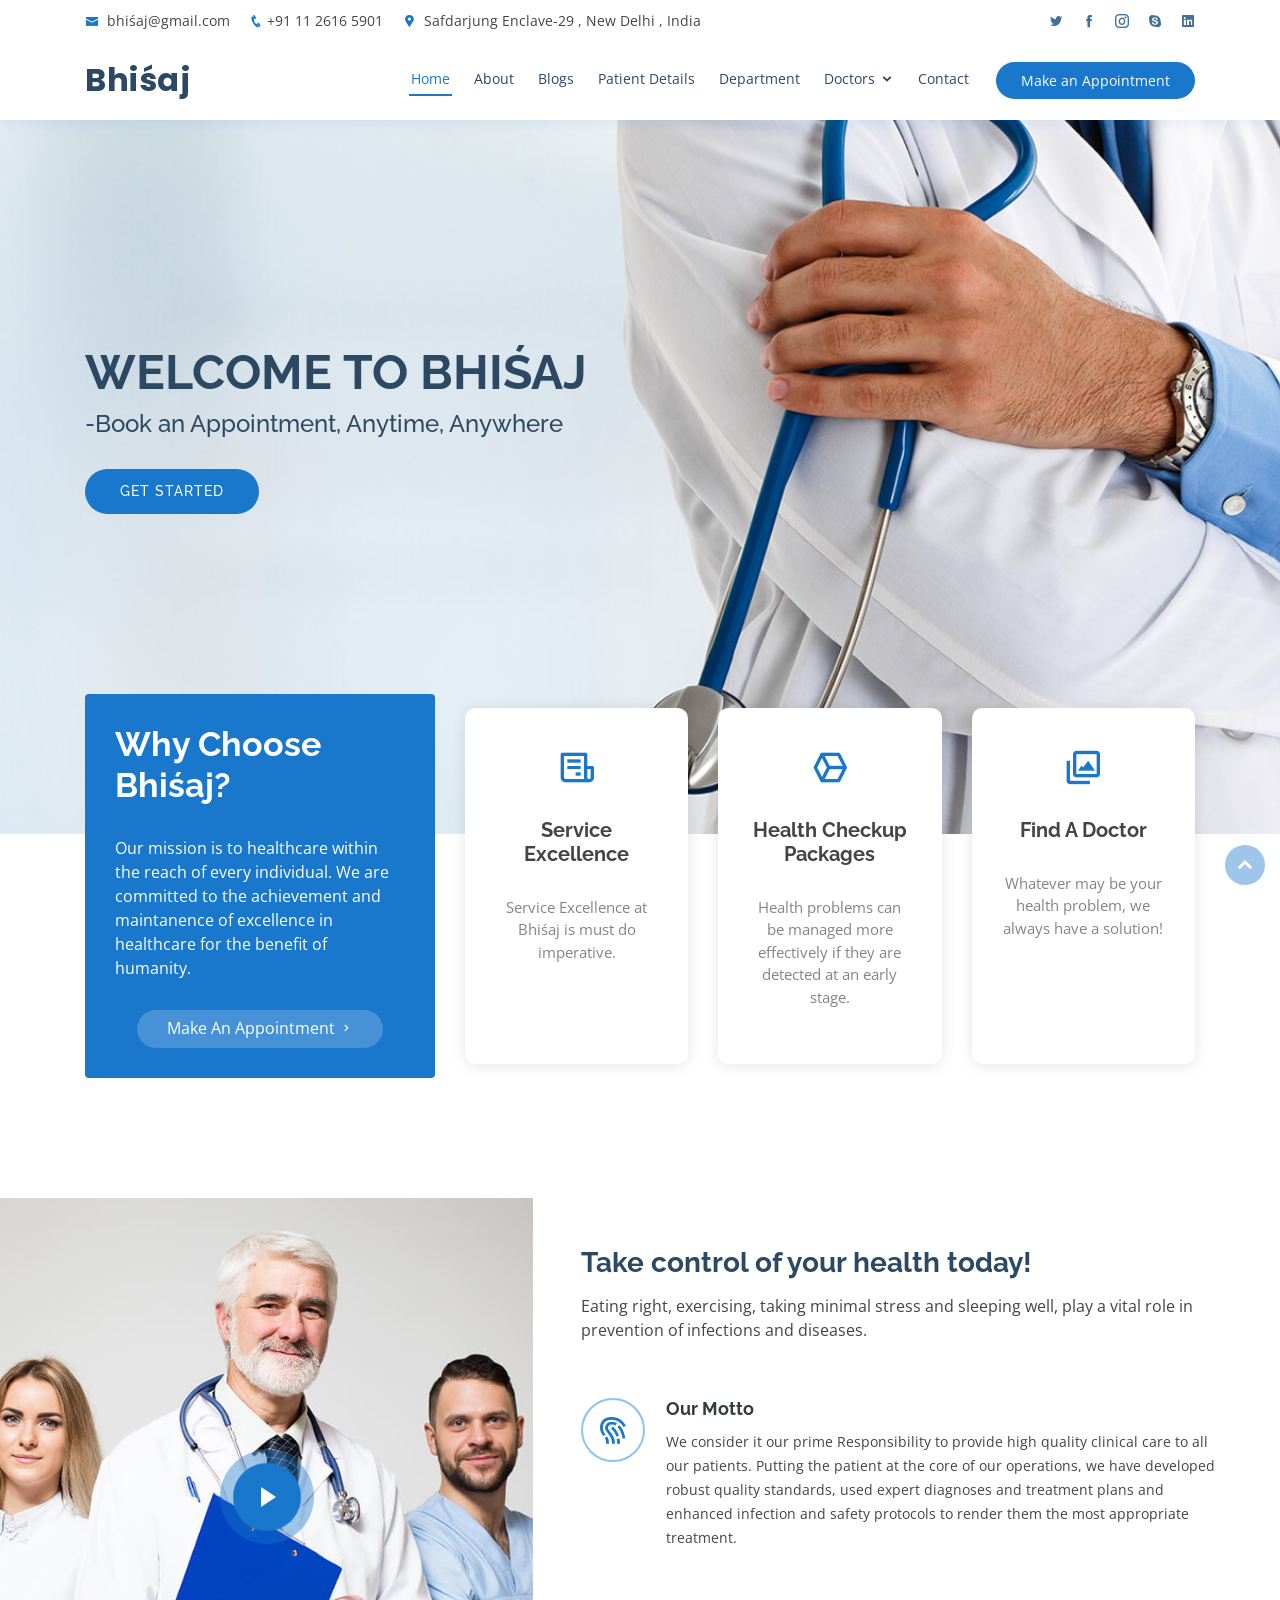
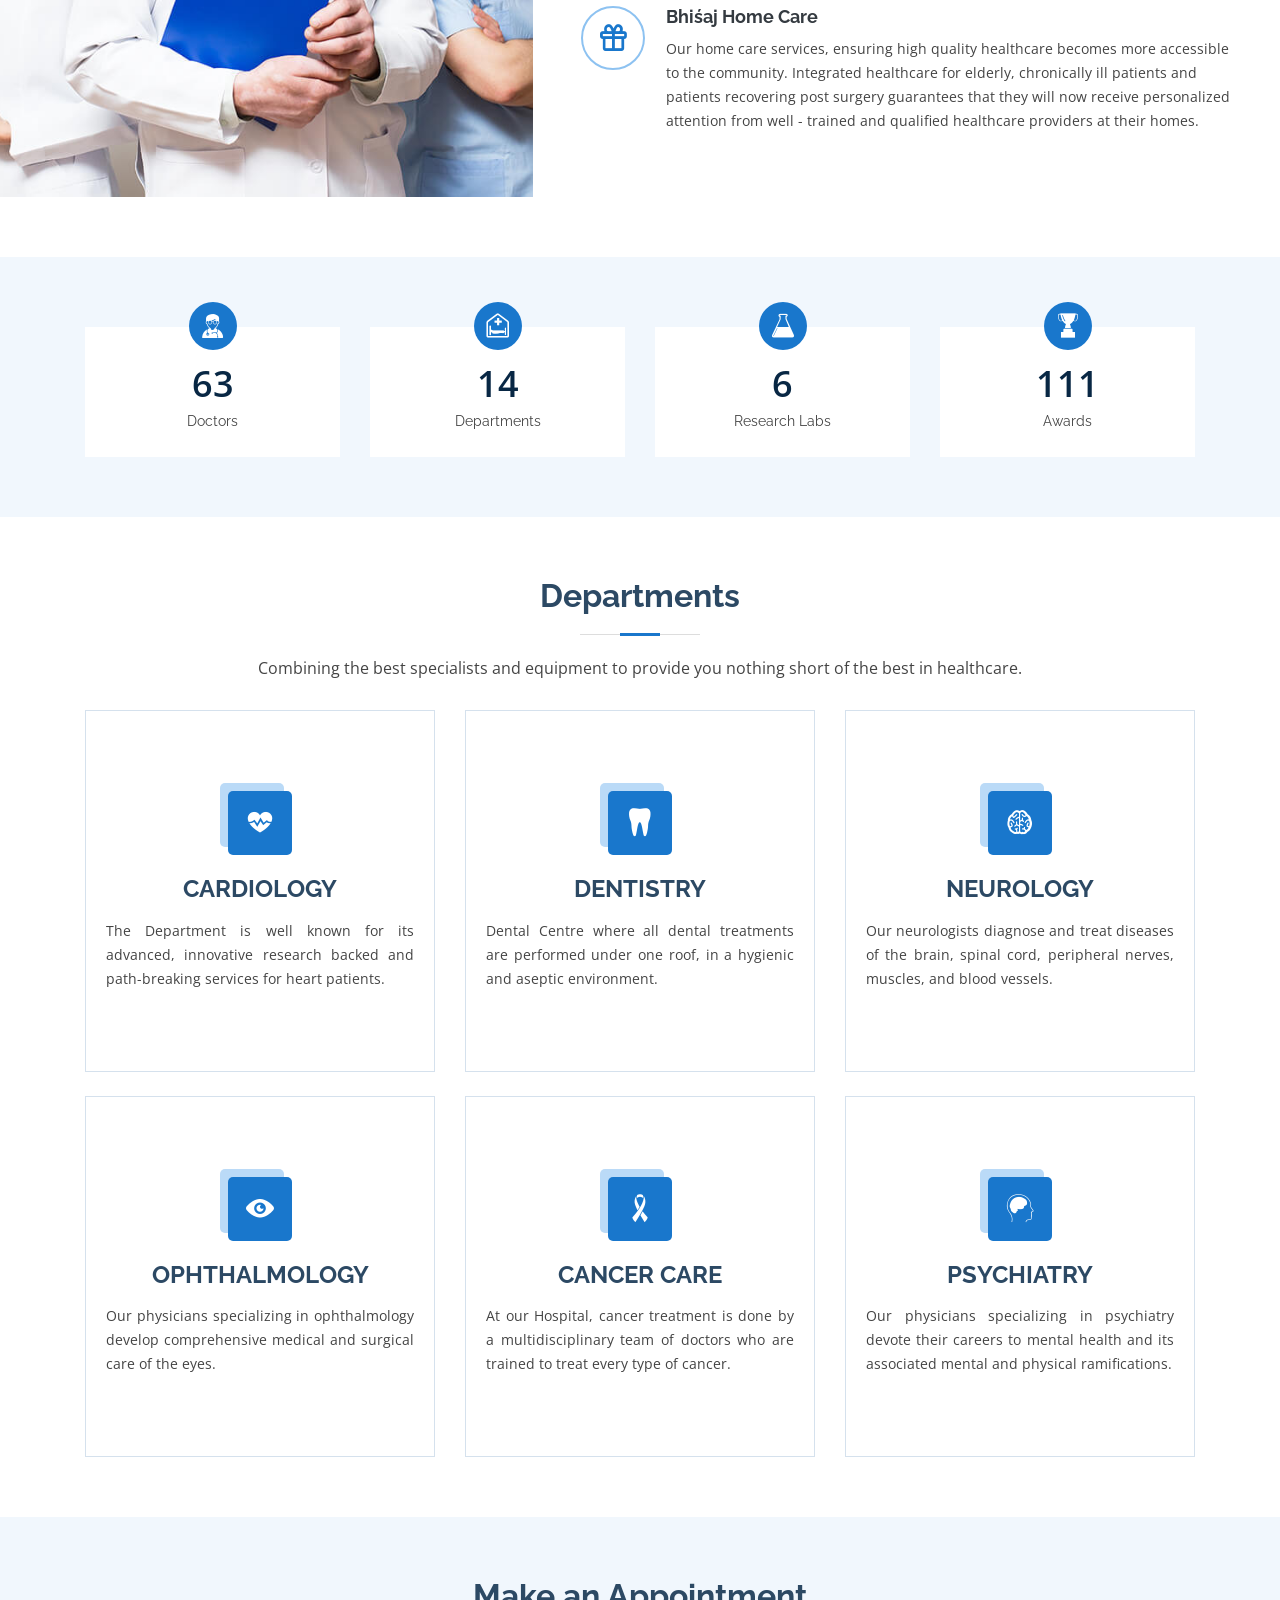
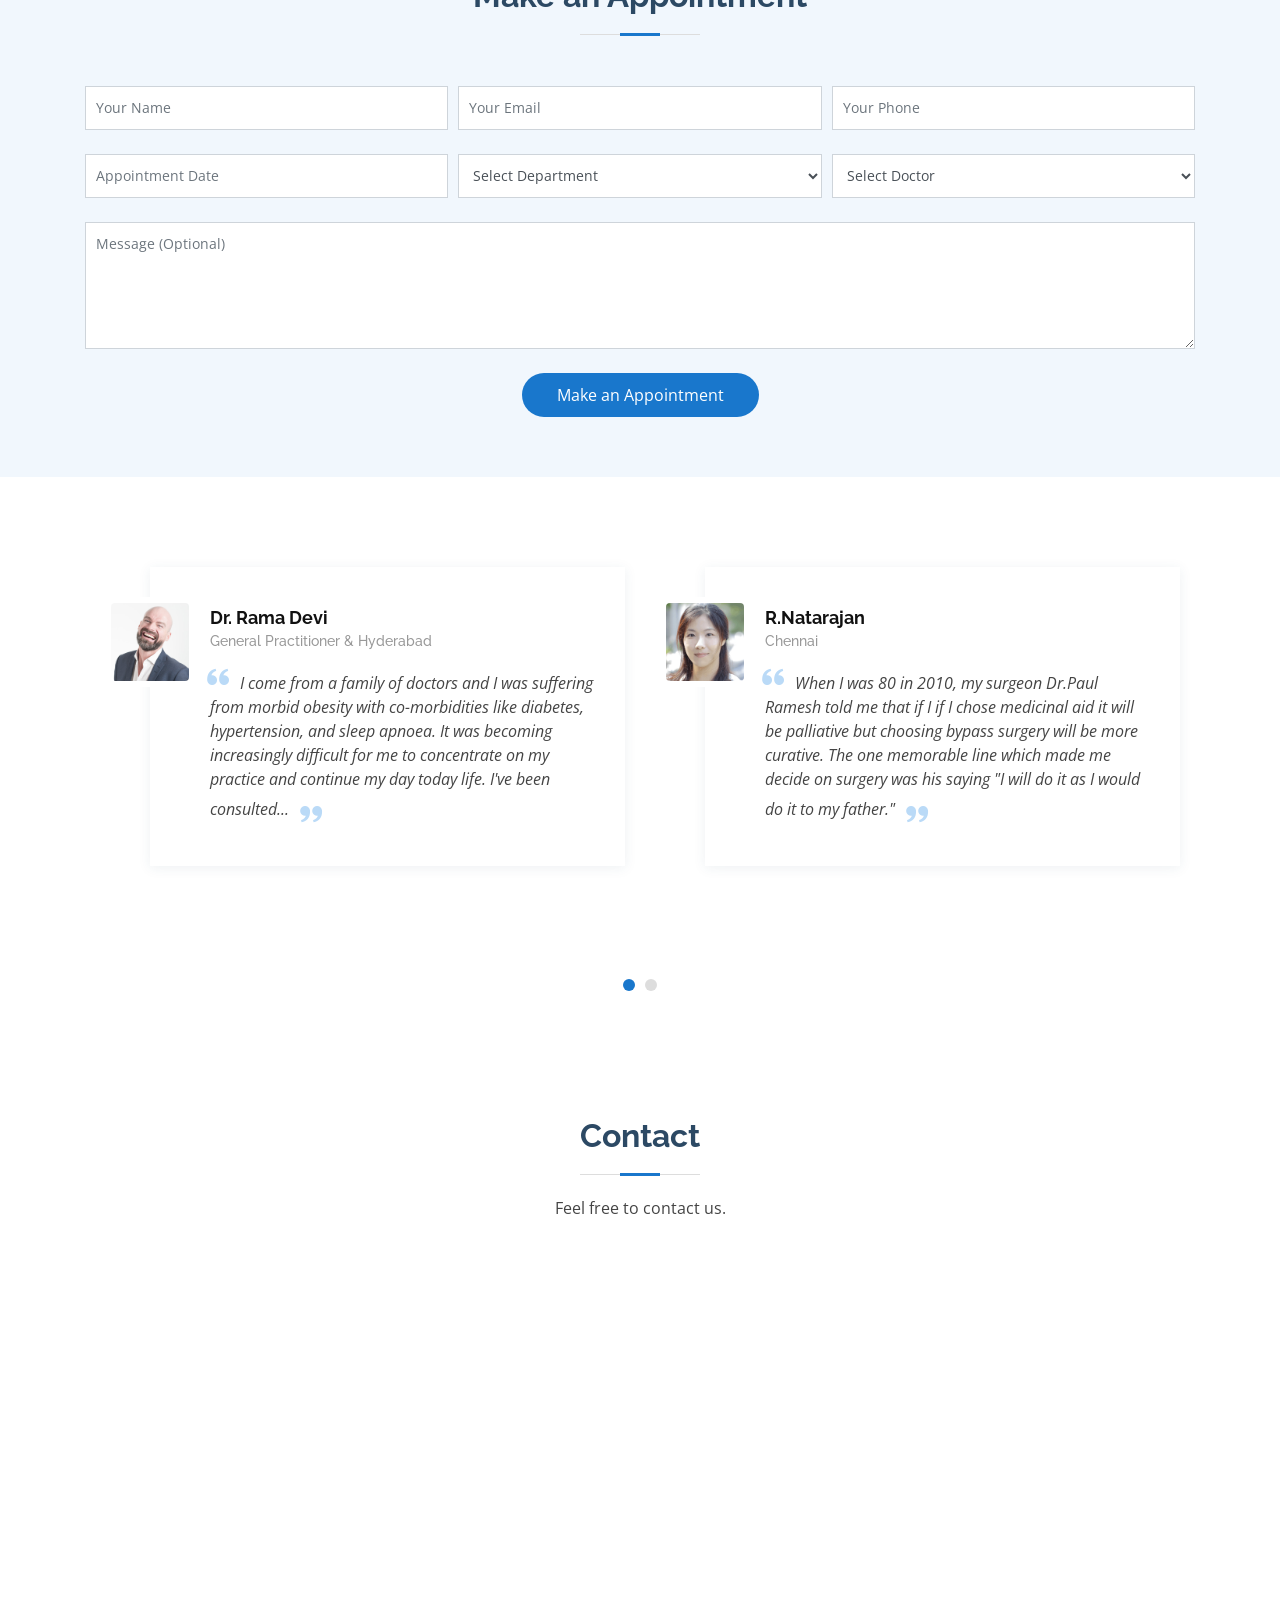
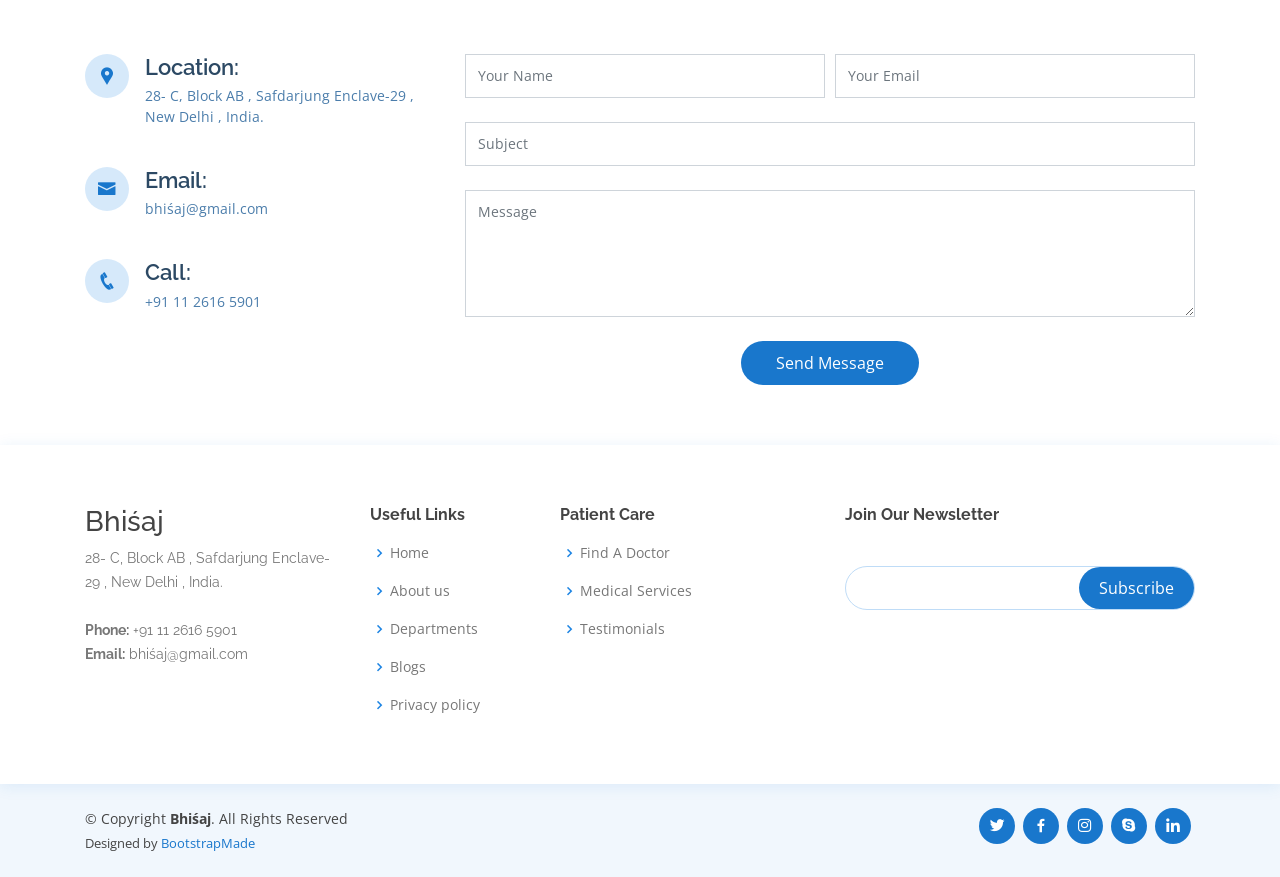
<file: index.html>
<!DOCTYPE html>
<html lang="en">

<head>
  <meta charset="utf-8">
  <meta content="width=device-width, initial-scale=1.0" name="viewport">

  <title>Bhiśaj-Book an Appointment, Anytime, Anywhere</title>
  <meta content="" name="description">
  <meta content="" name="keywords">

  <!-- Favicons -->
  <!-- <!-- <link href="assets/img/favicon.png" rel="icon">
  <link href="assets/img/apple-touch-icon.png" rel="apple-touch-icon"> --> -->

  <!-- Google Fonts -->
  <link href="https://fonts.googleapis.com/css?family=Open+Sans:300,300i,400,400i,600,600i,700,700i|Raleway:300,300i,400,400i,500,500i,600,600i,700,700i|Poppins:300,300i,400,400i,500,500i,600,600i,700,700i" rel="stylesheet">

  <!-- Vendor CSS Files -->
  <link href="assets/vendor/bootstrap/css/bootstrap.min.css" rel="stylesheet">
  <link href="assets/vendor/icofont/icofont.min.css" rel="stylesheet">
  <link href="assets/vendor/boxicons/css/boxicons.min.css" rel="stylesheet">
  <link href="assets/vendor/venobox/venobox.css" rel="stylesheet">
  <link href="assets/vendor/animate.css/animate.min.css" rel="stylesheet">
  <link href="assets/vendor/remixicon/remixicon.css" rel="stylesheet">
  <link href="assets/vendor/owl.carousel/assets/owl.carousel.min.css" rel="stylesheet">
  <link href="assets/vendor/bootstrap-datepicker/css/bootstrap-datepicker.min.css" rel="stylesheet">

  <!-- Template Main CSS File -->
  <link href="assets/css/style.css" rel="stylesheet">

  <!-- =======================================================
  * Template Name: Bhiśaj - v2.1.0
  * Template URL: https://bootstrapmade.com/Bhiśaj-free-medical-bootstrap-theme/
  * Author: BootstrapMade.com
  * License: https://bootstrapmade.com/license/
  ======================================================== -->
</head>

<body>

  <!-- ======= Top Bar ======= -->
  <div id="topbar" class="d-none d-lg-flex align-items-center fixed-top">
    <div class="container d-flex">
      <div class="contact-info mr-auto">
        <i class="icofont-envelope"></i> <a href="mailto:bhiśaj@gmail.com">bhiśaj@gmail.com</a>
        <i class="icofont-phone"></i>+91 11 2616 5901
        <i class="icofont-google-map"></i> Safdarjung Enclave-29 , New Delhi , India
      </div>
      <div class="social-links">
        <a href="#" class="twitter"><i class="icofont-twitter"></i></a>
        <a href="#" class="facebook"><i class="icofont-facebook"></i></a>
        <a href="#" class="instagram"><i class="icofont-instagram"></i></a>
        <a href="#" class="skype"><i class="icofont-skype"></i></a>
        <a href="#" class="linkedin"><i class="icofont-linkedin"></i></i></a>
      </div>
    </div>
  </div>

  <!-- ======= Header ======= -->
  <header id="header" class="fixed-top">
    <div class="container d-flex align-items-center">

      <h1 class="logo mr-auto"><a href="index.html">Bhiśaj</a></h1>
      <!-- Uncomment below if you prefer to use an image logo -->
      <!-- <a href="index.html" class="logo mr-auto"><img src="assets/img/logo.png" alt="" class="img-fluid"></a>-->

      <nav class="nav-menu d-none d-lg-block">
        <ul>
          <li class="active"><a href="index.html">Home</a></li>
          <li><a href="#about">About</a></li>
          <li><a href="blog_page/blog_page.html" target="_blank">Blogs</a></li>
          <li><a href="patient_details/patient_details.html" target="_blank">Patient Details</a></li>
          <li><a href="#services">Department</a></li>
          <!-- <li><a href="#departments">Departments</a></li> -->
          <!-- <li><a href="#doctors">Doctors</a></li> -->
          <li class="drop-down"><a href="">Doctors</a>
            <ul>
              <li><a href="cardiology.html" target="_blank">Cardiologist</a></li>
              <!-- <li class="drop-down"><a href="#">Deep Drop Down</a>
                <ul>
                  <li><a href="#">Deep Drop Down 1</a></li>
                  <li><a href="#">Deep Drop Down 2</a></li>
                  <li><a href="#">Deep Drop Down 3</a></li>
                  <li><a href="#">Deep Drop Down 4</a></li>
                  <li><a href="#">Deep Drop Down 5</a></li>
                </ul>
              </li> -->
             
              <li><a href="denistry.html" target="_blank">Dentist</a></li>
              <li><a href="neurology.html" target="_blank">Neurologist</a></li>
              <li><a href="opthalmology.html" target="_blank">Opthalmologist</a></li>
              <li><a href="oncologist.html" target="_blank">Oncologist</a></li>
              <li><a href="psychtiatrist.html" target="_blank">Psychiatrist</a></li>
            </ul>
          </li>
          <li><a href="#contact">Contact</a></li>

        </ul>
      </nav><!-- .nav-menu -->

      <a href="#appointment" class="appointment-btn scrollto">Make an Appointment</a>

    </div>
  </header><!-- End Header -->

  <!-- ======= Hero Section ======= -->
  <section id="hero" class="d-flex align-items-center">
    <div class="container">
      <h1>Welcome to Bhiśaj</h1>
      <h2>-Book an Appointment, Anytime, Anywhere</h2>
      <a href="#about" class="btn-get-started scrollto">Get Started</a>
    </div>
  </section><!-- End Hero -->

  <main id="main">

    <!-- ======= Why Us Section ======= -->
    <section id="why-us" class="why-us">
      <div class="container">

        <div class="row">
          <div class="col-lg-4 d-flex align-items-stretch">
            <div class="content">
              <h3>Why Choose Bhiśaj?</h3>
              <p>
                Our mission is to healthcare within the reach of every individual. We are committed to the achievement and maintanence of excellence in healthcare for the benefit of humanity.
              </p>
              <div class="text-center">
                <a  href="#appointment" class="more-btn">Make An Appointment <i class="bx bx-chevron-right"></i></a>
              </div>
            </div>
          </div>
          <div class="col-lg-8 d-flex align-items-stretch">
            <div class="icon-boxes d-flex flex-column justify-content-center">
              <div class="row">
                <div class="col-xl-4 d-flex align-items-stretch">
                  <div class="icon-box mt-4 mt-xl-0">
                    <i class="bx bx-receipt"></i>
                    <h4>Service Excellence</h4>
                    <p>Service Excellence at Bhiśaj is must do imperative.</p>
                  </div>
                </div>
                <div class="col-xl-4 d-flex align-items-stretch">
                  <div class="icon-box mt-4 mt-xl-0">
                    <i class="bx bx-cube-alt"></i>
                    <h4>Health Checkup Packages</h4>
                    <p>Health problems can be managed more effectively if they are detected at an early stage.</p>
                  </div>
                </div>
                <div class="col-xl-4 d-flex align-items-stretch">
                  <div class="icon-box mt-4 mt-xl-0">
                    <i class="bx bx-images"></i>
                    <h4>Find A Doctor</h4>
                    <p>Whatever may be your health problem, we always have a solution!</p>
                  </div>
                </div>
              </div>
            </div><!-- End .content-->
          </div>
        </div>

      </div>
    </section><!-- End Why Us Section -->

    <!-- ======= About Section ======= -->
    <section id="about" class="about">
      <div class="container-fluid">

        <div class="row">
          <div class="col-xl-5 col-lg-6 video-box d-flex justify-content-center align-items-stretch">
            <a href="https://www.youtube.com/watch?v=jDDaplaOz7Q" class="venobox play-btn mb-4" data-vbtype="video" data-autoplay="true"></a>
          </div>

          <div class="col-xl-7 col-lg-6 icon-boxes d-flex flex-column align-items-stretch justify-content-center py-5 px-lg-5">
            <h3>Take control of your health today!</h3>
            <p>Eating right, exercising, taking minimal stress and sleeping well, play a vital role in prevention of infections and diseases.</p>

            <div class="icon-box">
              <div class="icon"><i class="bx bx-fingerprint"></i></div>
              <h4 class="title"><a href="">Our Motto</a></h4>
              <p class="description">We consider it our prime Responsibility to provide high quality clinical care to all our patients. Putting the patient at the core of our operations, we have developed robust quality standards, used expert diagnoses and treatment plans and enhanced infection and safety protocols to render them the most appropriate treatment.</p>
            </div>

            <div class="icon-box">
              <div class="icon"><i class="bx bx-gift"></i></div>
              <h4 class="title"><a href="">Bhiśaj Home Care</a></h4>
              <p class="description"> Our home care services, ensuring high quality healthcare becomes more accessible to the community. Integrated healthcare for elderly, chronically ill patients and patients recovering post surgery guarantees that they will now receive personalized attention from well - trained and qualified healthcare providers at their homes.
              </p>
            </div>
          </div>
        </div>

      </div>
    </section><!-- End About Section -->

    <!-- ======= Counts Section ======= -->
    <section id="counts" class="counts">
      <div class="container">

        <div class="row">

          <div class="col-lg-3 col-md-6">
            <div class="count-box">
              <i class="icofont-doctor-alt"></i>
              <span data-toggle="counter-up">85</span>
              <p>Doctors</p>
            </div>
          </div>

          <div class="col-lg-3 col-md-6 mt-5 mt-md-0">
            <div class="count-box">
              <i class="icofont-patient-bed"></i>
              <span data-toggle="counter-up">18</span>
              <p>Departments</p>
            </div>
          </div>

          <div class="col-lg-3 col-md-6 mt-5 mt-lg-0">
            <div class="count-box">
              <i class="icofont-laboratory"></i>
              <span data-toggle="counter-up">8</span>
              <p>Research Labs</p>
            </div>
          </div>

          <div class="col-lg-3 col-md-6 mt-5 mt-lg-0">
            <div class="count-box">
              <i class="icofont-award"></i>
              <span data-toggle="counter-up">150</span>
              <p>Awards</p>
            </div>
          </div>

        </div>

      </div>
    </section><!-- End Counts Section -->

    <!-- ======= Services Section ======= -->
    <section id="services" class="services">
      <div class="container">

        <div class="section-title">
          <h2>Departments</h2>
          <p>Combining the best specialists and equipment to provide you nothing short of the best in healthcare.</p>
        </div>

        <div class="row">
          <div class="col-lg-4 col-md-6 d-flex align-items-stretch">
            <div class="icon-box">
              <div class="icon"><a href="cardiology.html" target="_blank"><i class="icofont-heart-beat"></i></a></div>
              <h4><a href="cardiology.html" target="_blank">CARDIOLOGY</a></h4>
              <p style="text-align:justify;">The Department is well known for its advanced, innovative research backed and path-breaking services for heart patients.</p>
            </div>
          </div>

          <div class="col-lg-4 col-md-6 d-flex align-items-stretch mt-4 mt-md-0">
            <div class="icon-box">
              <div class="icon"><a href="denistry.html" target="_blank"><i class="icofont-tooth"></i></a></div>
              <h4><a href="denistry.html" target="_blank">DENTISTRY</a></h4>
              <p style="text-align:justify;">Dental Centre where all dental treatments are performed under one roof, in a hygienic and aseptic environment. </p>
            </div>
          </div>

          <div class="col-lg-4 col-md-6 d-flex align-items-stretch mt-4 mt-lg-0">
            <div class="icon-box">
              <!-- <div class="icon"><i class="icofont-dna-alt-2"></i></div> -->
              <div class="icon"><a href="neurology.html" target="_blank"><i class="icofont-brain-alt"></i></a></div>
              <h4><a href="neurology.html" target="_blank">NEUROLOGY</a></h4>
              <p style="text-align:justify;">Our neurologists diagnose and treat diseases of the brain, spinal cord, peripheral nerves, muscles, and blood vessels.</p>
            </div>
          </div>

          <div class="col-lg-4 col-md-6 d-flex align-items-stretch mt-4">
            <div class="icon-box">
              <div class="icon"><a href="opthalmology.html" target="_blank"><i class="icofont-eye-alt"></i></a></div>
              <h4><a href="opthalmology.html" target="_blank">OPHTHALMOLOGY</a></h4>
              <p style="text-align:justify;">Our physicians specializing in ophthalmology develop comprehensive medical and surgical care of the eyes. </p>
            </div>
          </div>

          <div class="col-lg-4 col-md-6 d-flex align-items-stretch mt-4">
            <div class="icon-box">
              <div class="icon"><a href="oncologist.html" target="_blank"><i class="icofont-aids"></i></a></div>
              <h4><a href="oncologist.html" target="_blank">CANCER CARE</a></h4>
              <p style="text-align:justify;">At our Hospital, cancer treatment is done by a multidisciplinary team of doctors who are trained to treat every type of cancer.</p>
            </div>
          </div>

          <div class="col-lg-4 col-md-6 d-flex align-items-stretch mt-4">
            <div class="icon-box">
              <div class="icon"><a href="psychtiatrist.html" target="_blank"><i class="icofont-autism"></i></a></div>
              <h4><a href="psychtiatrist.html" target="_blank">PSYCHIATRY</a></h4>
              <p style="text-align:justify;">Our physicians specializing in psychiatry devote their careers to mental health and its associated mental and physical ramifications. </p>
            </div>
          </div>

        </div>

      </div>
    </section><!-- End Services Section -->

    <!-- ======= Appointment Section ======= -->
    <section id="appointment" class="appointment section-bg">
      <div class="container">

        <div class="section-title">
          <h2>Make an Appointment</h2>
          <!-- <p>Magnam dolores commodi suscipit. Necessitatibus eius consequatur ex aliquid fuga eum quidem. Sit sint consectetur velit. Quisquam quos quisquam cupiditate. Et nemo qui impedit suscipit alias ea. Quia fugiat sit in iste officiis commodi quidem hic quas.</p> -->
        </div>

        <form action="forms/appointment.php" method="post" role="form" class="php-email-form">
          <div class="form-row">
            <div class="col-md-4 form-group">
              <input type="text" name="name" class="form-control" id="name" placeholder="Your Name" data-rule="minlen:4" data-msg="Please enter at least 4 chars">
              <div class="validate"></div>
            </div>
            <div class="col-md-4 form-group">
              <input type="email" class="form-control" name="email" id="email" placeholder="Your Email" data-rule="email" data-msg="Please enter a valid email">
              <div class="validate"></div>
            </div>
            <div class="col-md-4 form-group">
              <input type="tel" class="form-control" name="phone" id="phone" placeholder="Your Phone" data-rule="minlen:4" data-msg="Please enter at least 4 chars">
              <div class="validate"></div>
            </div>
          </div>
          <div class="form-row">
            <div class="col-md-4 form-group">
              <input type="datetime" name="date" class="form-control datepicker" id="date" placeholder="Appointment Date" data-rule="minlen:4" data-msg="Please enter at least 4 chars">
              <div class="validate"></div>
            </div>
            <div class="col-md-4 form-group">
              <select name="department" id="department" class="form-control">
                <option value="">Select Department</option>
                <option value="Department 1">Department 1</option>
                <option value="Department 2">Department 2</option>
                <option value="Department 3">Department 3</option>
              </select>
              <div class="validate"></div>
            </div>
            <div class="col-md-4 form-group">
              <select name="doctor" id="doctor" class="form-control">
                <option value="">Select Doctor</option>
                <option value="Doctor 1">Doctor 1</option>
                <option value="Doctor 2">Doctor 2</option>
                <option value="Doctor 3">Doctor 3</option>
              </select>
              <div class="validate"></div>
            </div>
          </div>

          <div class="form-group">
            <textarea class="form-control" name="message" rows="5" placeholder="Message (Optional)"></textarea>
            <div class="validate"></div>
          </div>
          <div class="mb-3">
            <div class="loading">Loading</div>
            <div class="error-message"></div>
            <div class="sent-message">Your appointment request has been sent successfully. Thank you!</div>
          </div>
          <div class="text-center"><button type="submit">Make an Appointment</button></div>
        </form>

      </div>
    </section><!-- End Appointment Section -->

    <!-- ======= Departments Section ======= -->
    <!-- <section id="departments" class="departments">
      <div class="container">

        <div class="section-title">
          <h2>Departments</h2>
          <p>Magnam dolores commodi suscipit. Necessitatibus eius consequatur ex aliquid fuga eum quidem. Sit sint consectetur velit. Quisquam quos quisquam cupiditate. Et nemo qui impedit suscipit alias ea. Quia fugiat sit in iste officiis commodi quidem hic quas.</p>
        </div>

        <div class="row">
          <div class="col-lg-3">
            <ul class="nav nav-tabs flex-column">
              <li class="nav-item">
                <a class="nav-link active show" data-toggle="tab" href="#tab-1">Cardiology</a>
              </li>
              <li class="nav-item">
                <a class="nav-link" data-toggle="tab" href="#tab-2">Neurology</a>
              </li>
              <li class="nav-item">
                <a class="nav-link" data-toggle="tab" href="#tab-3">Hepatology</a>
              </li>
              <li class="nav-item">
                <a class="nav-link" data-toggle="tab" href="#tab-4">Pediatrics</a>
              </li>
              <li class="nav-item">
                <a class="nav-link" data-toggle="tab" href="#tab-5">Eye Care</a>
              </li>
            </ul>
          </div>
          <div class="col-lg-9 mt-4 mt-lg-0">
            <div class="tab-content">
              <div class="tab-pane active show" id="tab-1">
                <div class="row">
                  <div class="col-lg-8 details order-2 order-lg-1">
                    <h3>Cardiology</h3>
                    <p class="font-italic">Qui laudantium consequatur laborum sit qui ad sapiente dila parde sonata raqer a videna mareta paulona marka</p>
                    <p>Et nobis maiores eius. Voluptatibus ut enim blanditiis atque harum sint. Laborum eos ipsum ipsa odit magni. Incidunt hic ut molestiae aut qui. Est repellat minima eveniet eius et quis magni nihil. Consequatur dolorem quaerat quos qui similique accusamus nostrum rem vero</p>
                  </div>
                  <div class="col-lg-4 text-center order-1 order-lg-2">
                    <img src="assets/img/departments-1.jpg" alt="" class="img-fluid">
                  </div>
                </div>
              </div>
              <div class="tab-pane" id="tab-2">
                <div class="row">
                  <div class="col-lg-8 details order-2 order-lg-1">
                    <h3>Et blanditiis nemo veritatis excepturi</h3>
                    <p class="font-italic">Qui laudantium consequatur laborum sit qui ad sapiente dila parde sonata raqer a videna mareta paulona marka</p>
                    <p>Ea ipsum voluptatem consequatur quis est. Illum error ullam omnis quia et reiciendis sunt sunt est. Non aliquid repellendus itaque accusamus eius et velit ipsa voluptates. Optio nesciunt eaque beatae accusamus lerode pakto madirna desera vafle de nideran pal</p>
                  </div>
                  <div class="col-lg-4 text-center order-1 order-lg-2">
                    <img src="assets/img/departments-2.jpg" alt="" class="img-fluid">
                  </div>
                </div>
              </div>
              <div class="tab-pane" id="tab-3">
                <div class="row">
                  <div class="col-lg-8 details order-2 order-lg-1">
                    <h3>Impedit facilis occaecati odio neque aperiam sit</h3>
                    <p class="font-italic">Eos voluptatibus quo. Odio similique illum id quidem non enim fuga. Qui natus non sunt dicta dolor et. In asperiores velit quaerat perferendis aut</p>
                    <p>Iure officiis odit rerum. Harum sequi eum illum corrupti culpa veritatis quisquam. Neque necessitatibus illo rerum eum ut. Commodi ipsam minima molestiae sed laboriosam a iste odio. Earum odit nesciunt fugiat sit ullam. Soluta et harum voluptatem optio quae</p>
                  </div>
                  <div class="col-lg-4 text-center order-1 order-lg-2">
                    <img src="assets/img/departments-3.jpg" alt="" class="img-fluid">
                  </div>
                </div>
              </div>
              <div class="tab-pane" id="tab-4">
                <div class="row">
                  <div class="col-lg-8 details order-2 order-lg-1">
                    <h3>Fuga dolores inventore laboriosam ut est accusamus laboriosam dolore</h3>
                    <p class="font-italic">Totam aperiam accusamus. Repellat consequuntur iure voluptas iure porro quis delectus</p>
                    <p>Eaque consequuntur consequuntur libero expedita in voluptas. Nostrum ipsam necessitatibus aliquam fugiat debitis quis velit. Eum ex maxime error in consequatur corporis atque. Eligendi asperiores sed qui veritatis aperiam quia a laborum inventore</p>
                  </div>
                  <div class="col-lg-4 text-center order-1 order-lg-2">
                    <img src="assets/img/departments-4.jpg" alt="" class="img-fluid">
                  </div>
                </div>
              </div>
              <div class="tab-pane" id="tab-5">
                <div class="row">
                  <div class="col-lg-8 details order-2 order-lg-1">
                    <h3>Est eveniet ipsam sindera pad rone matrelat sando reda</h3>
                    <p class="font-italic">Omnis blanditiis saepe eos autem qui sunt debitis porro quia.</p>
                    <p>Exercitationem nostrum omnis. Ut reiciendis repudiandae minus. Omnis recusandae ut non quam ut quod eius qui. Ipsum quia odit vero atque qui quibusdam amet. Occaecati sed est sint aut vitae molestiae voluptate vel</p>
                  </div>
                  <div class="col-lg-4 text-center order-1 order-lg-2">
                    <img src="assets/img/departments-5.jpg" alt="" class="img-fluid">
                  </div>
                </div>
              </div>
            </div>
          </div>
        </div>

      </div>
    </section>End Departments Section -->

    <!-- ======= Doctors Section ======= -->
    <!-- <section id="doctors" class="doctors">
      <div class="container">

        <div class="section-title">
          <h2>Doctors</h2>
         <p>Magnam dolores commodi suscipit. Necessitatibus eius consequatur ex aliquid fuga eum quidem. Sit sint consectetur velit. Quisquam quos quisquam cupiditate. Et nemo qui impedit suscipit alias ea. Quia fugiat sit in iste officiis commodi quidem hic quas.</p>
        </div>

        <div class="row">

          <div class="col-lg-6">
            <div class="member d-flex align-items-start">
              <div class="pic"><img src="assets/img/doctors/doctors-1.jpg" class="img-fluid" alt=""></div>
              <div class="member-info">
                <h4>Walter White</h4>
                <span>Chief Medical Officer</span>
                <p>Explicabo voluptatem mollitia et repellat qui dolorum quasi</p> 
                <div class="social">
                  <a href=""><i class="ri-twitter-fill"></i></a>
                  <a href=""><i class="ri-facebook-fill"></i></a>
                  <a href=""><i class="ri-instagram-fill"></i></a>
                  <a href=""> <i class="ri-linkedin-box-fill"></i> </a>
                  
                </div>
                
              </div>
              
            </div>
            
          </div>
          

          <div class="col-lg-6 mt-4 mt-lg-0">
            <div class="member d-flex align-items-start">
              <div class="pic"><img src="assets/img/doctors/doctors-2.jpg" class="img-fluid" alt=""></div>
              <div class="member-info">
                <h4>Sarah Jhonson</h4>
                <span>Anesthesiologist</span>
                <p>Aut maiores voluptates amet et quis praesentium qui senda para</p>
                <div class="social">
                  <a href=""><i class="ri-twitter-fill"></i></a>
                  <a href=""><i class="ri-facebook-fill"></i></a>
                  <a href=""><i class="ri-instagram-fill"></i></a>
                  <a href=""> <i class="ri-linkedin-box-fill"></i> </a>
                </div>
              </div>
            </div>
          </div>

          <div class="col-lg-6 mt-4">
            <div class="member d-flex align-items-start">
              <div class="pic"><img src="assets/img/doctors/doctors-3.jpg" class="img-fluid" alt=""></div>
              <div class="member-info">
                <h4>William Anderson</h4>
                <span>Cardiology</span>
                <p>Quisquam facilis cum velit laborum corrupti fuga rerum quia</p>
                <div class="social">
                  <a href=""><i class="ri-twitter-fill"></i></a>
                  <a href=""><i class="ri-facebook-fill"></i></a>
                  <a href=""><i class="ri-instagram-fill"></i></a>
                  <a href=""> <i class="ri-linkedin-box-fill"></i> </a>
                </div>
              </div>
            </div>
          </div>

          <div class="col-lg-6 mt-4">
            <div class="member d-flex align-items-start">
              <div class="pic"><img src="assets/img/doctors/doctors-4.jpg" class="img-fluid" alt=""></div>
              <div class="member-info">
                <h4>Amanda Jepson</h4>
                <span>Neurosurgeon</span>
                <p>Dolorum tempora officiis odit laborum officiis et et accusamus</p> 
                <div class="social">
                  <a href=""><i class="ri-twitter-fill"></i></a>
                  <a href=""><i class="ri-facebook-fill"></i></a>
                  <a href=""><i class="ri-instagram-fill"></i></a>
                  <a href=""> <i class="ri-linkedin-box-fill"></i> </a>
                </div>
              </div>
            </div>
          </div>

        </div>

      </div>
    </section> -->
    <!-- End Doctors Section -->

    <!-- ======= Frequently Asked Questions Section ======= -->
    <!-- <section id="faq" class="faq section-bg">
      <div class="container">

        <div class="section-title">
          <h2>Frequently Asked Questions</h2>
          <p>Magnam dolores commodi suscipit. Necessitatibus eius consequatur ex aliquid fuga eum quidem. Sit sint consectetur velit. Quisquam quos quisquam cupiditate. Et nemo qui impedit suscipit alias ea. Quia fugiat sit in iste officiis commodi quidem hic quas.</p>
        </div>

        <div class="faq-list">
          <ul>
            <li data-aos="fade-up">
              <i class="bx bx-help-circle icon-help"></i> <a data-toggle="collapse" class="collapse" href="#faq-list-1">Non consectetur a erat nam at lectus urna duis? <i class="bx bx-chevron-down icon-show"></i><i class="bx bx-chevron-up icon-close"></i></a>
              <div id="faq-list-1" class="collapse show" data-parent=".faq-list">
                <p>
                  Feugiat pretium nibh ipsum consequat. Tempus iaculis urna id volutpat lacus laoreet non curabitur gravida. Venenatis lectus magna fringilla urna porttitor rhoncus dolor purus non.
                </p>
              </div>
            </li>

            <li data-aos="fade-up" data-aos-delay="100">
              <i class="bx bx-help-circle icon-help"></i> <a data-toggle="collapse" href="#faq-list-2" class="collapsed">Feugiat scelerisque varius morbi enim nunc? <i class="bx bx-chevron-down icon-show"></i><i class="bx bx-chevron-up icon-close"></i></a>
              <div id="faq-list-2" class="collapse" data-parent=".faq-list">
                <p>
                  Dolor sit amet consectetur adipiscing elit pellentesque habitant morbi. Id interdum velit laoreet id donec ultrices. Fringilla phasellus faucibus scelerisque eleifend donec pretium. Est pellentesque elit ullamcorper dignissim. Mauris ultrices eros in cursus turpis massa tincidunt dui.
                </p>
              </div>
            </li>

            <li data-aos="fade-up" data-aos-delay="200">
              <i class="bx bx-help-circle icon-help"></i> <a data-toggle="collapse" href="#faq-list-3" class="collapsed">Dolor sit amet consectetur adipiscing elit? <i class="bx bx-chevron-down icon-show"></i><i class="bx bx-chevron-up icon-close"></i></a>
              <div id="faq-list-3" class="collapse" data-parent=".faq-list">
                <p>
                  Eleifend mi in nulla posuere sollicitudin aliquam ultrices sagittis orci. Faucibus pulvinar elementum integer enim. Sem nulla pharetra diam sit amet nisl suscipit. Rutrum tellus pellentesque eu tincidunt. Lectus urna duis convallis convallis tellus. Urna molestie at elementum eu facilisis sed odio morbi quis
                </p>
              </div>
            </li>

            <li data-aos="fade-up" data-aos-delay="300">
              <i class="bx bx-help-circle icon-help"></i> <a data-toggle="collapse" href="#faq-list-4" class="collapsed">Tempus quam pellentesque nec nam aliquam sem et tortor consequat? <i class="bx bx-chevron-down icon-show"></i><i class="bx bx-chevron-up icon-close"></i></a>
              <div id="faq-list-4" class="collapse" data-parent=".faq-list">
                <p>
                  Molestie a iaculis at erat pellentesque adipiscing commodo. Dignissim suspendisse in est ante in. Nunc vel risus commodo viverra maecenas accumsan. Sit amet nisl suscipit adipiscing bibendum est. Purus gravida quis blandit turpis cursus in.
                </p>
              </div>
            </li>

            <li data-aos="fade-up" data-aos-delay="400">
              <i class="bx bx-help-circle icon-help"></i> <a data-toggle="collapse" href="#faq-list-5" class="collapsed">Tortor vitae purus faucibus ornare. Varius vel pharetra vel turpis nunc eget lorem dolor? <i class="bx bx-chevron-down icon-show"></i><i class="bx bx-chevron-up icon-close"></i></a>
              <div id="faq-list-5" class="collapse" data-parent=".faq-list">
                <p>
                  Laoreet sit amet cursus sit amet dictum sit amet justo. Mauris vitae ultricies leo integer malesuada nunc vel. Tincidunt eget nullam non nisi est sit amet. Turpis nunc eget lorem dolor sed. Ut venenatis tellus in metus vulputate eu scelerisque.
                </p>
              </div>
            </li>

          </ul>
        </div>

      </div>
    </section>End Frequently Asked Questions Section -->

    <!-- ======= Testimonials Section ======= -->
    <section id="testimonials" class="testimonials">
      <div class="container">

        <div class="owl-carousel testimonials-carousel">

          <div class="testimonial-wrap">
            <div class="testimonial-item">
              <img src="assets/img/testimonials/testimonials-1.jpg" class="testimonial-img" alt="">
              <h3>Dr. Rama Devi</h3>
              <h4>General Practitioner &amp; Hyderabad</h4>
              <p>
                <i class="bx bxs-quote-alt-left quote-icon-left"></i>
                I come from a family of doctors and I was suffering from morbid obesity with co-morbidities like diabetes, hypertension, and sleep apnoea. It was becoming increasingly difficult for me to concentrate on my practice and continue my day today life. I've been consulted...
                <i class="bx bxs-quote-alt-right quote-icon-right"></i>
              </p>
            </div>
          </div>

          <div class="testimonial-wrap">
            <div class="testimonial-item">
              <img src="assets/img/testimonials/testimonials-2.jpg" class="testimonial-img" alt="">
              <h3>R.Natarajan</h3>
              <h4>Chennai</h4>
              <p>
                <i class="bx bxs-quote-alt-left quote-icon-left"></i>
                When I was 80 in 2010, my surgeon Dr.Paul Ramesh told me that if I if I chose medicinal aid it will be palliative but choosing bypass surgery will be more curative. The one memorable line which made me decide on surgery was his saying "I will do it as I would do it to my father."
                <i class="bx bxs-quote-alt-right quote-icon-right"></i>
              </p>
            </div>
          </div>

          <div class="testimonial-wrap">
            <div class="testimonial-item">
              <img src="assets/img/testimonials/testimonials-3.jpg" class="testimonial-img" alt="">
              <h3>Ms. Leela Kalyanaraman</h3>
              <p>
                <i class="bx bxs-quote-alt-left quote-icon-left"></i>
                6 yrs ago, no one in the family or even me, ever thought I would take up Astronomy and Science! Just a casual conversation, post transplant, with Dr Anand Khakhar, Apollo Hospital , triggered off this childhood passion in me Today I am doing online courses in Physics, Chemistry, Astronomy, Astrophysics and Observational Astronomy. Enjoy the 2nd innings given to you by the Donor and your Doctors!
                <i class="bx bxs-quote-alt-right quote-icon-right"></i>
              </p>
            </div>
          </div>

          <div class="testimonial-wrap">
            <div class="testimonial-item">
              <img src="assets/img/testimonials/testimonials-4.jpg" class="testimonial-img" alt="">
              <h3>Mr. Kumardaran</h3>
              <h4>India</h4>
              <p>
                <i class="bx bxs-quote-alt-left quote-icon-left"></i>
                Kumaradarani is now six years post liver transplant and is enjoying his new lease on life he is now the proud grandmother. All this seemed like a distant dream six years ago when he could not care for his children, barely walk nor eat and was worried about his a future he did not think he could be a part of. He and his children feel lucky and would also like to be organ donors as they now recognize the impact this act has on others lives.
                <i class="bx bxs-quote-alt-right quote-icon-right"></i>
              </p>
            </div>
          </div>
        </div>

      </div>
    </section><!-- End Testimonials Section -->

    <!-- ======= Gallery Section ======= -->
    <!-- <section id="gallery" class="gallery">
      <div class="container">

        <div class="section-title">
          <h2>Gallery</h2>
          <p>Magnam dolores commodi suscipit. Necessitatibus eius consequatur ex aliquid fuga eum quidem. Sit sint consectetur velit. Quisquam quos quisquam cupiditate. Et nemo qui impedit suscipit alias ea. Quia fugiat sit in iste officiis commodi quidem hic quas.</p>
        </div>
      </div>

      <div class="container-fluid">
        <div class="row no-gutters">

          <div class="col-lg-3 col-md-4">
            <div class="gallery-item">
              <a href="assets/img/gallery/gallery-1.jpg" class="venobox" data-gall="gallery-item">
                <img src="assets/img/gallery/gallery-1.jpg" alt="" class="img-fluid">
              </a>
            </div>
          </div>

          <div class="col-lg-3 col-md-4">
            <div class="gallery-item">
              <a href="assets/img/gallery/gallery-2.jpg" class="venobox" data-gall="gallery-item">
                <img src="assets/img/gallery/gallery-2.jpg" alt="" class="img-fluid">
              </a>
            </div>
          </div>

          <div class="col-lg-3 col-md-4">
            <div class="gallery-item">
              <a href="assets/img/gallery/gallery-3.jpg" class="venobox" data-gall="gallery-item">
                <img src="assets/img/gallery/gallery-3.jpg" alt="" class="img-fluid">
              </a>
            </div>
          </div>

          <div class="col-lg-3 col-md-4">
            <div class="gallery-item">
              <a href="assets/img/gallery/gallery-4.jpg" class="venobox" data-gall="gallery-item">
                <img src="assets/img/gallery/gallery-4.jpg" alt="" class="img-fluid">
              </a>
            </div>
          </div>

          <div class="col-lg-3 col-md-4">
            <div class="gallery-item">
              <a href="assets/img/gallery/gallery-5.jpg" class="venobox" data-gall="gallery-item">
                <img src="assets/img/gallery/gallery-5.jpg" alt="" class="img-fluid">
              </a>
            </div>
          </div>

          <div class="col-lg-3 col-md-4">
            <div class="gallery-item">
              <a href="assets/img/gallery/gallery-6.jpg" class="venobox" data-gall="gallery-item">
                <img src="assets/img/gallery/gallery-6.jpg" alt="" class="img-fluid">
              </a>
            </div>
          </div>

          <div class="col-lg-3 col-md-4">
            <div class="gallery-item">
              <a href="assets/img/gallery/gallery-7.jpg" class="venobox" data-gall="gallery-item">
                <img src="assets/img/gallery/gallery-7.jpg" alt="" class="img-fluid">
              </a>
            </div>
          </div>

          <div class="col-lg-3 col-md-4">
            <div class="gallery-item">
              <a href="assets/img/gallery/gallery-8.jpg" class="venobox" data-gall="gallery-item">
                <img src="assets/img/gallery/gallery-8.jpg" alt="" class="img-fluid">
              </a>
            </div>
          </div>

        </div>

      </div>
    </section>End Gallery Section -->

    <!-- ======= Contact Section ======= -->
    <section id="contact" class="contact">
      <div class="container">

        <div class="section-title">
          <h2>Contact</h2>
          <p>Feel free to contact us.</p>
        </div>
      </div>

      <div>
        <iframe style="border:0; width: 100%; height: 350px;" src="https://www.google.com/maps/embed?pb=!1m14!1m8!1m3!1d12097.433213460943!2d-74.0062269!3d40.7101282!3m2!1i1024!2i768!4f13.1!3m3!1m2!1s0x0%3A0xb89d1fe6bc499443!2sDowntown+Conference+Center!5e0!3m2!1smk!2sbg!4v1539943755621" frameborder="0" allowfullscreen></iframe>
      </div>

      <div class="container">
        <div class="row mt-5">

          <div class="col-lg-4">
            <div class="info">
              <div class="address">
                <i class="icofont-google-map"></i>
                <h4>Location:</h4>
                <p>28- C, Block AB , Safdarjung Enclave-29 , New Delhi , India.</p>
              </div>

              <div class="email">
                <i class="icofont-envelope"></i>
                <h4>Email:</h4>
                <p>bhiśaj@gmail.com</p>
              </div>

              <div class="phone">
                <i class="icofont-phone"></i>
                <h4>Call:</h4>
                <p>+91 11 2616 5901</p>
              </div>

            </div>

          </div>

          <div class="col-lg-8 mt-5 mt-lg-0">

            <form action="forms/contact.php" method="post" role="form" class="php-email-form">
              <div class="form-row">
                <div class="col-md-6 form-group">
                  <input type="text" name="name" class="form-control" id="name" placeholder="Your Name" data-rule="minlen:4" data-msg="Please enter at least 4 chars" />
                  <div class="validate"></div>
                </div>
                <div class="col-md-6 form-group">
                  <input type="email" class="form-control" name="email" id="email" placeholder="Your Email" data-rule="email" data-msg="Please enter a valid email" />
                  <div class="validate"></div>
                </div>
              </div>
              <div class="form-group">
                <input type="text" class="form-control" name="subject" id="subject" placeholder="Subject" data-rule="minlen:4" data-msg="Please enter at least 8 chars of subject" />
                <div class="validate"></div>
              </div>
              <div class="form-group">
                <textarea class="form-control" name="message" rows="5" data-rule="required" data-msg="Please write something for us" placeholder="Message"></textarea>
                <div class="validate"></div>
              </div>
              <div class="mb-3">
                <div class="loading">Loading</div>
                <div class="error-message"></div>
                <div class="sent-message">Your message has been sent. Thank you!</div>
              </div>
              <div class="text-center"><button type="submit">Send Message</button></div>
            </form>

          </div>

        </div>

      </div>
    </section><!-- End Contact Section -->

  </main><!-- End #main -->

  <!-- ======= Footer ======= -->
  <footer id="footer">

    <div class="footer-top">
      <div class="container">
        <div class="row">

          <div class="col-lg-3 col-md-6 footer-contact">
            <h3>Bhiśaj</h3>
            <p>
              28- C, Block AB , Safdarjung Enclave-29 , New Delhi , India. <br><br>
              <strong>Phone:</strong> +91 11 2616 5901<br>
              <strong>Email:</strong> bhiśaj@gmail.com<br>
            </p>
          </div>

          <div class="col-lg-2 col-md-6 footer-links">
            <h4>Useful Links</h4>
            <ul>
              <li><i class="bx bx-chevron-right"></i> <a href="#">Home</a></li>
              <li><i class="bx bx-chevron-right"></i> <a href="#about">About us</a></li>
              <li><i class="bx bx-chevron-right"></i> <a href="#services">Departments</a></li>
              <li><i class="bx bx-chevron-right"></i> <a href="blog_page/blog_page.html">Blogs</a></li>
              <li><i class="bx bx-chevron-right"></i> <a href="#">Privacy policy</a></li>
            </ul>
          </div>

          <div class="col-lg-3 col-md-6 footer-links">
            <h4>Patient Care</h4>
            <ul>
              <li><i class="bx bx-chevron-right"></i> <a href="#appointment">Find A Doctor</a></li>
              <li><i class="bx bx-chevron-right"></i> <a href="#services">Medical Services</a></li>
              <li><i class="bx bx-chevron-right"></i> <a href="#testimonials">Testimonials</a></li>
            </ul>
          </div>

          <div class="col-lg-4 col-md-6 footer-newsletter">
            <h4>Join Our Newsletter</h4>
            <!-- <p>Tamen quem nulla quae legam multos aute sint culpa legam noster magna</p> -->
            <form action="" method="post">
              <input type="email" name="email"><input type="submit" value="Subscribe">
            </form>
          </div>

        </div>
      </div>
    </div>

    <div class="container d-md-flex py-4">

      <div class="mr-md-auto text-center text-md-left">
        <div class="copyright">
          &copy; Copyright <strong><span>Bhiśaj</span></strong>. All Rights Reserved
        </div>
        <div class="credits">
          <!-- All the links in the footer should remain intact. -->
          <!-- You can delete the links only if you purchased the pro version. -->
          <!-- Licensing information: https://bootstrapmade.com/license/ -->
          <!-- Purchase the pro version with working PHP/AJAX contact form: https://bootstrapmade.com/Bhiśaj-free-medical-bootstrap-theme/ -->
          Designed by <a href="https://bootstrapmade.com/">BootstrapMade</a>
        </div>
      </div>
      <div class="social-links text-center text-md-right pt-3 pt-md-0">
        <a href="#" class="twitter"><i class="bx bxl-twitter"></i></a>
        <a href="#" class="facebook"><i class="bx bxl-facebook"></i></a>
        <a href="#" class="instagram"><i class="bx bxl-instagram"></i></a>
        <a href="#" class="google-plus"><i class="bx bxl-skype"></i></a>
        <a href="#" class="linkedin"><i class="bx bxl-linkedin"></i></a>
      </div>
    </div>
  </footer><!-- End Footer -->

  <div id="preloader"></div>
  <a href="#" class="back-to-top"><i class="icofont-simple-up"></i></a>

  <!-- Vendor JS Files -->
  <script src="assets/vendor/jquery/jquery.min.js"></script>
  <script src="assets/vendor/bootstrap/js/bootstrap.bundle.min.js"></script>
  <script src="assets/vendor/jquery.easing/jquery.easing.min.js"></script>
  <script src="assets/vendor/php-email-form/validate.js"></script>
  <script src="assets/vendor/venobox/venobox.min.js"></script>
  <script src="assets/vendor/waypoints/jquery.waypoints.min.js"></script>
  <script src="assets/vendor/counterup/counterup.min.js"></script>
  <script src="assets/vendor/owl.carousel/owl.carousel.min.js"></script>
  <script src="assets/vendor/bootstrap-datepicker/js/bootstrap-datepicker.min.js"></script>

  <!-- Template Main JS File -->
  <script src="assets/js/main.js"></script>

</body>

</html>
</file>
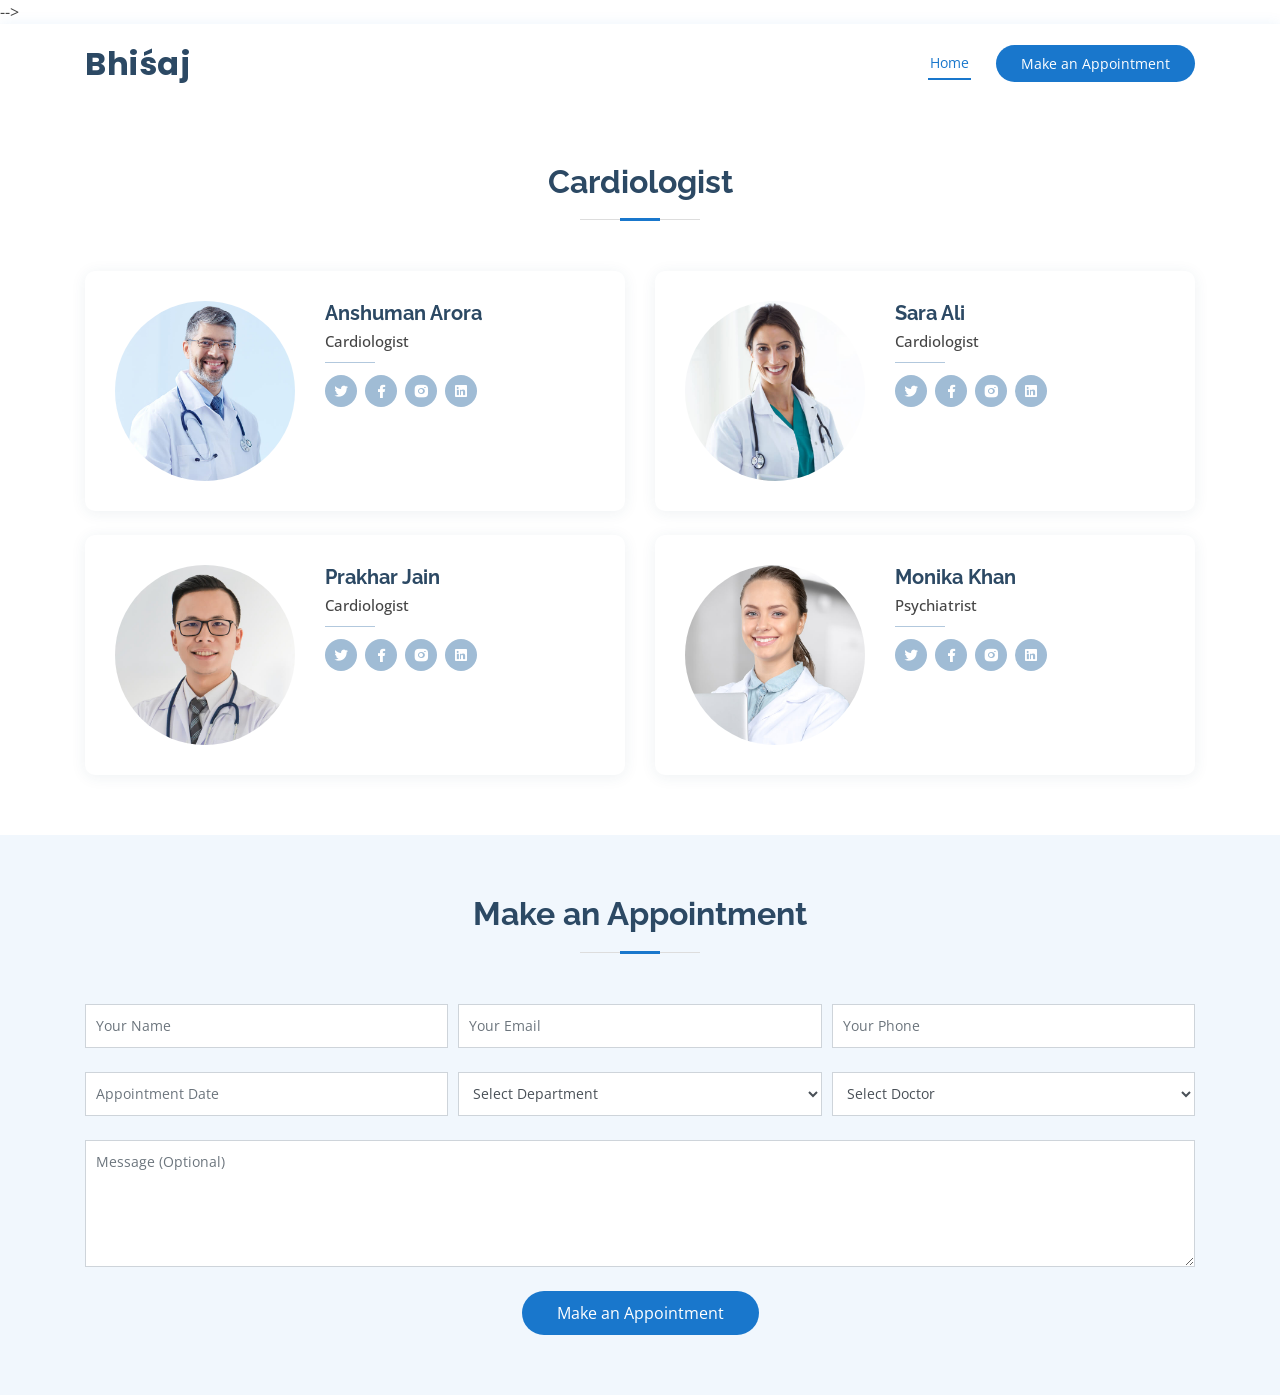
<file: cardiology.html>
<!DOCTYPE html>
<html lang="en">

<head>
  <meta charset="utf-8">
  <meta content="width=device-width, initial-scale=1.0" name="viewport">

  <title>Bhiśaj -Book an Appointment, Anytime, Anywhere</title>
  <meta content="" name="description">
  <meta content="" name="keywords">

  <!-- Favicons -->
  <!-- <!-- <link href="assets/img/favicon.png" rel="icon">
  <link href="assets/img/apple-touch-icon.png" rel="apple-touch-icon"> --> -->

  <!-- Google Fonts -->
  <link href="https://fonts.googleapis.com/css?family=Open+Sans:300,300i,400,400i,600,600i,700,700i|Raleway:300,300i,400,400i,500,500i,600,600i,700,700i|Poppins:300,300i,400,400i,500,500i,600,600i,700,700i" rel="stylesheet">

  <!-- Vendor CSS Files -->
  <link href="assets/vendor/bootstrap/css/bootstrap.min.css" rel="stylesheet">
  <link href="assets/vendor/icofont/icofont.min.css" rel="stylesheet">
  <link href="assets/vendor/boxicons/css/boxicons.min.css" rel="stylesheet">
  <link href="assets/vendor/venobox/venobox.css" rel="stylesheet">
  <link href="assets/vendor/animate.css/animate.min.css" rel="stylesheet">
  <link href="assets/vendor/remixicon/remixicon.css" rel="stylesheet">
  <link href="assets/vendor/owl.carousel/assets/owl.carousel.min.css" rel="stylesheet">
  <link href="assets/vendor/bootstrap-datepicker/css/bootstrap-datepicker.min.css" rel="stylesheet">

  <!-- Template Main CSS File -->
  <link href="assets/css/style.css" rel="stylesheet">

  <!-- =======================================================
  * Template Name: Bhiśaj - v2.1.0
  * Template URL: https://bootstrapmade.com/Bhiśaj-free-medical-bootstrap-theme/
  * Author: BootstrapMade.com
  * License: https://bootstrapmade.com/license/
  ======================================================== -->
</head>

<body>

  <!-- ======= Top Bar ======= -->
  <!-- <div id="topbar" class="d-none d-lg-flex align-items-center fixed-top">
    <div class="container d-flex">
      <div class="contact-info mr-auto">
        <i class="icofont-envelope"></i> <a href="mailto:contact@example.com">contact@example.com</a>
        <i class="icofont-phone"></i> +1 5589 55488 55
        <i class="icofont-google-map"></i> A108 Adam Street, NY
      </div>
      <div class="social-links">
        <a href="#" class="twitter"><i class="icofont-twitter"></i></a>
        <a href="#" class="facebook"><i class="icofont-facebook"></i></a>
        <a href="#" class="instagram"><i class="icofont-instagram"></i></a>
        <a href="#" class="skype"><i class="icofont-skype"></i></a>
        <a href="#" class="linkedin"><i class="icofont-linkedin"></i></i></a>
      </div>
    </div>
  </div> -->

  <!-- ======= Header ======= -->
  <header id="header">
    <div class="container d-flex align-items-center">

      <h1 class="logo mr-auto"><a href="index.html">Bhiśaj</a></h1>
      <!-- Uncomment below if you prefer to use an image logo -->
      <!-- <a href="index.html" class="logo mr-auto"><img src="assets/img/logo.png" alt="" class="img-fluid"></a>-->

      <nav class="nav-menu d-none d-lg-block">
        <ul>
          <li class="active"><a href="index.html">Home</a></li>
          <!-- <li><a href="#about">About</a></li>
          <li><a href="#services">Department</a></li>
           <li><a href="#departments">Departments</a></li> 
          <li><a href="#doctors">Doctors</a></li>
          <li class="drop-down"><a href="">Drop Down</a>
            <ul>
              <li><a href="#">Drop Down 1</a></li>
              <li class="drop-down"><a href="#">Deep Drop Down</a>
                <ul>
                  <li><a href="#">Deep Drop Down 1</a></li>
                  <li><a href="#">Deep Drop Down 2</a></li>
                  <li><a href="#">Deep Drop Down 3</a></li>
                  <li><a href="#">Deep Drop Down 4</a></li>
                  <li><a href="#">Deep Drop Down 5</a></li>
                </ul>
              </li>
              <li><a href="#">Drop Down 2</a></li>
              <li><a href="#">Drop Down 3</a></li>
              <li><a href="#">Drop Down 4</a></li>
            </ul>
          </li>
          <li><a href="#contact">Contact</a></li> -->

        </ul>
      </nav><!-- .nav-menu -->

      <a href="#appointment" class="appointment-btn scrollto">Make an Appointment</a>

    </div>
  </header><!-- End Header -->
   <!-- ======= Doctors Section ======= -->
   <section id="doctors" class="doctors">
    <div class="container">

      <div class="section-title">
        <h2>Cardiologist</h2>
        <!-- <p>Magnam dolores commodi suscipit. Necessitatibus eius consequatur ex aliquid fuga eum quidem. Sit sint consectetur velit. Quisquam quos quisquam cupiditate. Et nemo qui impedit suscipit alias ea. Quia fugiat sit in iste officiis commodi quidem hic quas.</p> -->
      </div>

      <div class="row">

        <div class="col-lg-6">
          <div class="member d-flex align-items-start">
            <div class="pic"><img src="assets/img/doctors/doctors-1.jpg" class="img-fluid" alt=""></div>
            <div class="member-info">
              <h4>Anshuman Arora</h4>
              <span>Cardiologist</span>
              <!-- <p>Explicabo voluptatem mollitia et repellat qui dolorum quasi</p> -->
              <div class="social">
                <a href=""><i class="ri-twitter-fill"></i></a>
                <a href=""><i class="ri-facebook-fill"></i></a>
                <a href=""><i class="ri-instagram-fill"></i></a>
                <a href=""> <i class="ri-linkedin-box-fill"></i> </a>
                
              </div>
              
            </div>
            
          </div>
          
        </div>
        

        <div class="col-lg-6 mt-4 mt-lg-0">
          <div class="member d-flex align-items-start">
            <div class="pic"><img src="assets/img/doctors/doctors-2.jpg" class="img-fluid" alt=""></div>
            <div class="member-info">
              <h4>Sara Ali</h4>
              <span>Cardiologist</span>
              <!-- <p>Aut maiores voluptates amet et quis praesentium qui senda para</p> -->
              <div class="social">
                <a href=""><i class="ri-twitter-fill"></i></a>
                <a href=""><i class="ri-facebook-fill"></i></a>
                <a href=""><i class="ri-instagram-fill"></i></a>
                <a href=""> <i class="ri-linkedin-box-fill"></i> </a>
              </div>
            </div>
          </div>
        </div>

        <div class="col-lg-6 mt-4">
          <div class="member d-flex align-items-start">
            <div class="pic"><img src="assets/img/doctors/doctors-3.jpg" class="img-fluid" alt=""></div>
            <div class="member-info">
              <h4>Prakhar Jain</h4>
              <span>Cardiologist</span>
              <!-- <p>Quisquam facilis cum velit laborum corrupti fuga rerum quia</p> -->
              <div class="social">
                <a href=""><i class="ri-twitter-fill"></i></a>
                <a href=""><i class="ri-facebook-fill"></i></a>
                <a href=""><i class="ri-instagram-fill"></i></a>
                <a href=""> <i class="ri-linkedin-box-fill"></i> </a>
              </div>
            </div>
          </div>
        </div>

        <div class="col-lg-6 mt-4">
          <div class="member d-flex align-items-start">
            <div class="pic"><img src="assets/img/doctors/doctors-4.jpg" class="img-fluid" alt=""></div>
            <div class="member-info">
              <h4>Monika Khan</h4>
              <span>Psychiatrist</span>
              <!-- <p>Dolorum tempora officiis odit laborum officiis et et accusamus</p> -->
              <div class="social">
                <a href=""><i class="ri-twitter-fill"></i></a>
                <a href=""><i class="ri-facebook-fill"></i></a>
                <a href=""><i class="ri-instagram-fill"></i></a>
                <a href=""> <i class="ri-linkedin-box-fill"></i> </a>
              </div>
            </div>
          </div>
        </div>

      </div>

    </div>
  </section><!-- End Doctors Section -->
<!-- ======= Appointment Section ======= -->
<section id="appointment" class="appointment section-bg">
  <div class="container">

    <div class="section-title">
      <h2>Make an Appointment</h2>
      <!-- <p>Magnam dolores commodi suscipit. Necessitatibus eius consequatur ex aliquid fuga eum quidem. Sit sint consectetur velit. Quisquam quos quisquam cupiditate. Et nemo qui impedit suscipit alias ea. Quia fugiat sit in iste officiis commodi quidem hic quas.</p> -->
    </div>

    <form action="forms/appointment.php" method="post" role="form" class="php-email-form">
      <div class="form-row">
        <div class="col-md-4 form-group">
          <input type="text" name="name" class="form-control" id="name" placeholder="Your Name" data-rule="minlen:4" data-msg="Please enter at least 4 chars">
          <div class="validate"></div>
        </div>
        <div class="col-md-4 form-group">
          <input type="email" class="form-control" name="email" id="email" placeholder="Your Email" data-rule="email" data-msg="Please enter a valid email">
          <div class="validate"></div>
        </div>
        <div class="col-md-4 form-group">
          <input type="tel" class="form-control" name="phone" id="phone" placeholder="Your Phone" data-rule="minlen:4" data-msg="Please enter at least 4 chars">
          <div class="validate"></div>
        </div>
      </div>
      <div class="form-row">
        <div class="col-md-4 form-group">
          <input type="datetime" name="date" class="form-control datepicker" id="date" placeholder="Appointment Date" data-rule="minlen:4" data-msg="Please enter at least 4 chars">
          <div class="validate"></div>
        </div>
        <div class="col-md-4 form-group">
          <select name="department" id="department" class="form-control">
            <option value="">Select Department</option>
            <option value="Department 1">Department 1</option>
            <option value="Department 2">Department 2</option>
            <option value="Department 3">Department 3</option>
          </select>
          <div class="validate"></div>
        </div>
        <div class="col-md-4 form-group">
          <select name="doctor" id="doctor" class="form-control">
            <option value="">Select Doctor</option>
            <option value="Doctor 1">Doctor 1</option>
            <option value="Doctor 2">Doctor 2</option>
            <option value="Doctor 3">Doctor 3</option>
          </select>
          <div class="validate"></div>
        </div>
      </div>

      <div class="form-group">
        <textarea class="form-control" name="message" rows="5" placeholder="Message (Optional)"></textarea>
        <div class="validate"></div>
      </div>
      <div class="mb-3">
        <div class="loading">Loading</div>
        <div class="error-message"></div>
        <div class="sent-message">Your appointment request has been sent successfully. Thank you!</div>
      </div>
      <div class="text-center"><button type="submit">Make an Appointment</button></div>
    </form>

  </div>
</section><!-- End Appointment Section -->
</file>
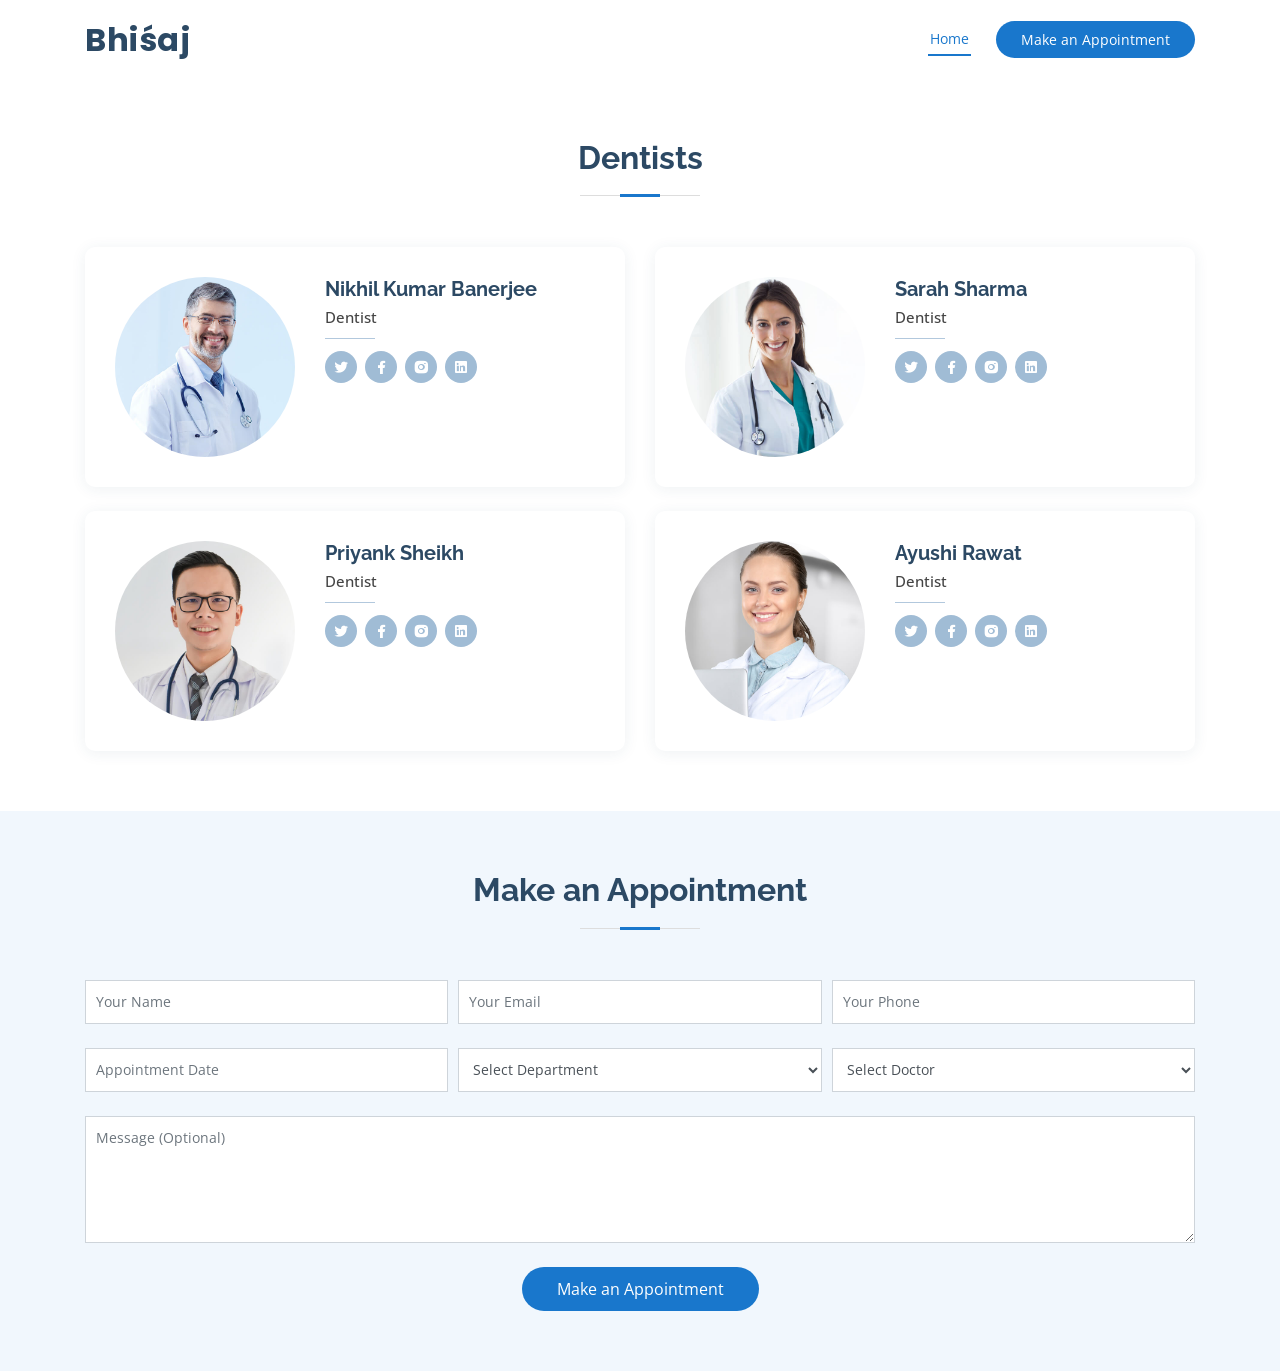
<file: denistry.html>
<!DOCTYPE html>
<html lang="en">

<head>
  <meta charset="utf-8">
  <meta content="width=device-width, initial-scale=1.0" name="viewport">

  <title>Bhiśaj -Book an Appointment, Anytime, Anywhere</title>
  <meta content="" name="description">
  <meta content="" name="keywords">

  <!-- Favicons -->
  <!-- <link href="assets/img/favicon.png" rel="icon">
  <link href="assets/img/apple-touch-icon.png" rel="apple-touch-icon"> -->

  <!-- Google Fonts -->
  <link href="https://fonts.googleapis.com/css?family=Open+Sans:300,300i,400,400i,600,600i,700,700i|Raleway:300,300i,400,400i,500,500i,600,600i,700,700i|Poppins:300,300i,400,400i,500,500i,600,600i,700,700i" rel="stylesheet">

  <!-- Vendor CSS Files -->
  <link href="assets/vendor/bootstrap/css/bootstrap.min.css" rel="stylesheet">
  <link href="assets/vendor/icofont/icofont.min.css" rel="stylesheet">
  <link href="assets/vendor/boxicons/css/boxicons.min.css" rel="stylesheet">
  <link href="assets/vendor/venobox/venobox.css" rel="stylesheet">
  <link href="assets/vendor/animate.css/animate.min.css" rel="stylesheet">
  <link href="assets/vendor/remixicon/remixicon.css" rel="stylesheet">
  <link href="assets/vendor/owl.carousel/assets/owl.carousel.min.css" rel="stylesheet">
  <link href="assets/vendor/bootstrap-datepicker/css/bootstrap-datepicker.min.css" rel="stylesheet">

  <!-- Template Main CSS File -->
  <link href="assets/css/style.css" rel="stylesheet">

  <!-- =======================================================
  * Template Name: Bhiśaj - v2.1.0
  * Template URL: https://bootstrapmade.com/Bhiśaj-free-medical-bootstrap-theme/
  * Author: BootstrapMade.com
  * License: https://bootstrapmade.com/license/
  ======================================================== -->
</head>

<body>

  <!-- ======= Top Bar ======= -->
  <!-- <div id="topbar" class="d-none d-lg-flex align-items-center fixed-top">
    <div class="container d-flex">
      <div class="contact-info mr-auto">
        <i class="icofont-envelope"></i> <a href="mailto:contact@example.com">contact@example.com</a>
        <i class="icofont-phone"></i> +1 5589 55488 55
        <i class="icofont-google-map"></i> A108 Adam Street, NY
      </div>
      <div class="social-links">
        <a href="#" class="twitter"><i class="icofont-twitter"></i></a>
        <a href="#" class="facebook"><i class="icofont-facebook"></i></a>
        <a href="#" class="instagram"><i class="icofont-instagram"></i></a>
        <a href="#" class="skype"><i class="icofont-skype"></i></a>
        <a href="#" class="linkedin"><i class="icofont-linkedin"></i></i></a>
      </div>
    </div>
  </div> -->

  <!-- ======= Header ======= -->
  <header id="header">
    <div class="container d-flex align-items-center">

      <h1 class="logo mr-auto"><a href="index.html">Bhiśaj</a></h1>
      <!-- Uncomment below if you prefer to use an image logo -->
      <!-- <a href="index.html" class="logo mr-auto"><img src="assets/img/logo.png" alt="" class="img-fluid"></a>-->

      <nav class="nav-menu d-none d-lg-block">
        <ul>
          <li class="active"><a href="index.html">Home</a></li>
          <!-- <li><a href="#about">About</a></li>
          <li><a href="#services">Department</a></li>
          <li><a href="#departments">Departments</a></li> 
          <li><a href="#doctors">Doctors</a></li>
          <li class="drop-down"><a href="">Drop Down</a>
            <ul>
              <li><a href="#">Drop Down 1</a></li>
              <li class="drop-down"><a href="#">Deep Drop Down</a>
                <ul>
                  <li><a href="#">Deep Drop Down 1</a></li>
                  <li><a href="#">Deep Drop Down 2</a></li>
                  <li><a href="#">Deep Drop Down 3</a></li>
                  <li><a href="#">Deep Drop Down 4</a></li>
                  <li><a href="#">Deep Drop Down 5</a></li>
                </ul>
              </li>
              <li><a href="#">Drop Down 2</a></li>
              <li><a href="#">Drop Down 3</a></li>
              <li><a href="#">Drop Down 4</a></li>
            </ul>
          </li>
          <li><a href="#contact">Contact</a></li> -->

        </ul>
      </nav><!-- .nav-menu -->

      <a href="#appointment" class="appointment-btn scrollto">Make an Appointment</a>

    </div>
  </header><!-- End Header -->
   <!-- ======= Doctors Section ======= -->
   <section id="doctors" class="doctors">
    <div class="container">

      <div class="section-title">
        <h2>Dentists</h2>
        <!-- <p>Magnam dolores commodi suscipit. Necessitatibus eius consequatur ex aliquid fuga eum quidem. Sit sint consectetur velit. Quisquam quos quisquam cupiditate. Et nemo qui impedit suscipit alias ea. Quia fugiat sit in iste officiis commodi quidem hic quas.</p> -->
      </div>

      <div class="row">

        <div class="col-lg-6">
          <div class="member d-flex align-items-start">
            <div class="pic"><img src="assets/img/doctors/doctors-1.jpg" class="img-fluid" alt=""></div>
            <div class="member-info">
              <h4>Nikhil Kumar Banerjee</h4>
              <span>Dentist</span>
              <!-- <p>Explicabo voluptatem mollitia et repellat qui dolorum quasi</p> -->
              <div class="social">
                <a href=""><i class="ri-twitter-fill"></i></a>
                <a href=""><i class="ri-facebook-fill"></i></a>
                <a href=""><i class="ri-instagram-fill"></i></a>
                <a href=""> <i class="ri-linkedin-box-fill"></i> </a>
                
              </div>
              
            </div>
            
          </div>
          
        </div>
        

        <div class="col-lg-6 mt-4 mt-lg-0">
          <div class="member d-flex align-items-start">
            <div class="pic"><img src="assets/img/doctors/doctors-2.jpg" class="img-fluid" alt=""></div>
            <div class="member-info">
              <h4>Sarah Sharma</h4>
              <span>Dentist</span>
              <!-- <p>Aut maiores voluptates amet et quis praesentium qui senda para</p> -->
              <div class="social">
                <a href=""><i class="ri-twitter-fill"></i></a>
                <a href=""><i class="ri-facebook-fill"></i></a>
                <a href=""><i class="ri-instagram-fill"></i></a>
                <a href=""> <i class="ri-linkedin-box-fill"></i> </a>
              </div>
            </div>
          </div>
        </div>

        <div class="col-lg-6 mt-4">
          <div class="member d-flex align-items-start">
            <div class="pic"><img src="assets/img/doctors/doctors-3.jpg" class="img-fluid" alt=""></div>
            <div class="member-info">
              <h4>Priyank Sheikh</h4>
              <span>Dentist</span>
              <!-- <p>Quisquam facilis cum velit laborum corrupti fuga rerum quia</p> -->
              <div class="social">
                <a href=""><i class="ri-twitter-fill"></i></a>
                <a href=""><i class="ri-facebook-fill"></i></a>
                <a href=""><i class="ri-instagram-fill"></i></a>
                <a href=""> <i class="ri-linkedin-box-fill"></i> </a>
              </div>
            </div>
          </div>
        </div>

        <div class="col-lg-6 mt-4">
          <div class="member d-flex align-items-start">
            <div class="pic"><img src="assets/img/doctors/doctors-4.jpg" class="img-fluid" alt=""></div>
            <div class="member-info">
              <h4>Ayushi Rawat</h4>
              <span>Dentist</span>
              <!-- <p>Dolorum tempora officiis odit laborum officiis et et accusamus</p> -->
              <div class="social">
                <a href=""><i class="ri-twitter-fill"></i></a>
                <a href=""><i class="ri-facebook-fill"></i></a>
                <a href=""><i class="ri-instagram-fill"></i></a>
                <a href=""> <i class="ri-linkedin-box-fill"></i> </a>
              </div>
            </div>
          </div>
        </div>

      </div>

    </div>
  </section><!-- End Doctors Section -->
<!-- ======= Appointment Section ======= -->
<section id="appointment" class="appointment section-bg">
  <div class="container">

    <div class="section-title">
      <h2>Make an Appointment</h2>
      <!-- <p>Magnam dolores commodi suscipit. Necessitatibus eius consequatur ex aliquid fuga eum quidem. Sit sint consectetur velit. Quisquam quos quisquam cupiditate. Et nemo qui impedit suscipit alias ea. Quia fugiat sit in iste officiis commodi quidem hic quas.</p> -->
    </div>

    <form action="forms/appointment.php" method="post" role="form" class="php-email-form">
      <div class="form-row">
        <div class="col-md-4 form-group">
          <input type="text" name="name" class="form-control" id="name" placeholder="Your Name" data-rule="minlen:4" data-msg="Please enter at least 4 chars">
          <div class="validate"></div>
        </div>
        <div class="col-md-4 form-group">
          <input type="email" class="form-control" name="email" id="email" placeholder="Your Email" data-rule="email" data-msg="Please enter a valid email">
          <div class="validate"></div>
        </div>
        <div class="col-md-4 form-group">
          <input type="tel" class="form-control" name="phone" id="phone" placeholder="Your Phone" data-rule="minlen:4" data-msg="Please enter at least 4 chars">
          <div class="validate"></div>
        </div>
      </div>
      <div class="form-row">
        <div class="col-md-4 form-group">
          <input type="datetime" name="date" class="form-control datepicker" id="date" placeholder="Appointment Date" data-rule="minlen:4" data-msg="Please enter at least 4 chars">
          <div class="validate"></div>
        </div>
        <div class="col-md-4 form-group">
          <select name="department" id="department" class="form-control">
            <option value="">Select Department</option>
            <option value="Department 1">Department 1</option>
            <option value="Department 2">Department 2</option>
            <option value="Department 3">Department 3</option>
          </select>
          <div class="validate"></div>
        </div>
        <div class="col-md-4 form-group">
          <select name="doctor" id="doctor" class="form-control">
            <option value="">Select Doctor</option>
            <option value="Doctor 1">Doctor 1</option>
            <option value="Doctor 2">Doctor 2</option>
            <option value="Doctor 3">Doctor 3</option>
          </select>
          <div class="validate"></div>
        </div>
      </div>

      <div class="form-group">
        <textarea class="form-control" name="message" rows="5" placeholder="Message (Optional)"></textarea>
        <div class="validate"></div>
      </div>
      <div class="mb-3">
        <div class="loading">Loading</div>
        <div class="error-message"></div>
        <div class="sent-message">Your appointment request has been sent successfully. Thank you!</div>
      </div>
      <div class="text-center"><button type="submit">Make an Appointment</button></div>
    </form>

  </div>
</section><!-- End Appointment Section -->
</file>
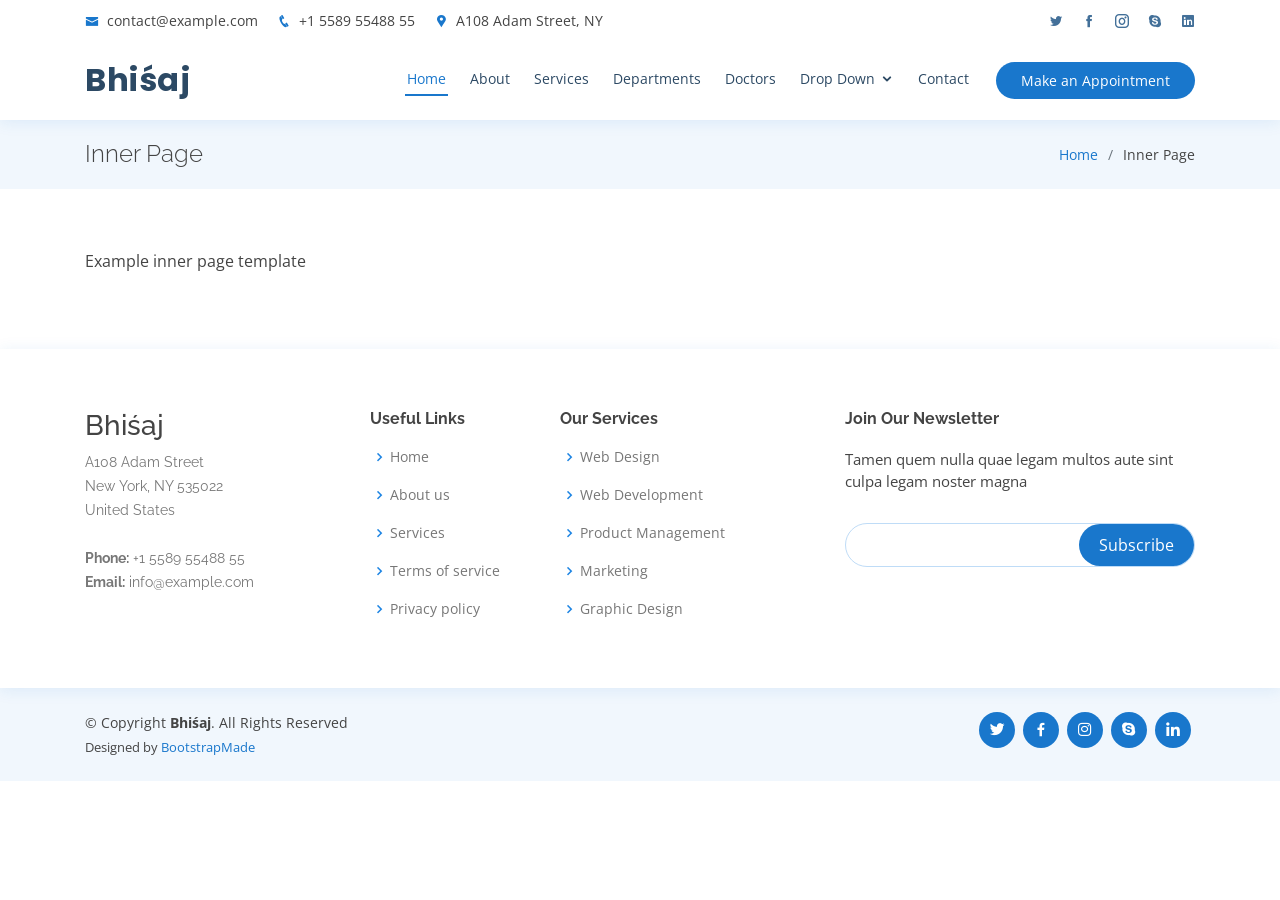
<file: inner-page.html>
<!DOCTYPE html>
<html lang="en">

<head>
  <meta charset="utf-8">
  <meta content="width=device-width, initial-scale=1.0" name="viewport">

  <title>Inner Page - Bhiśaj Bootstrap Template</title>
  <meta content="" name="description">
  <meta content="" name="keywords">

  <!-- Favicons -->
  <!-- <link href="assets/img/favicon.png" rel="icon">
  <link href="assets/img/apple-touch-icon.png" rel="apple-touch-icon"> -->

  <!-- Google Fonts -->
  <link href="https://fonts.googleapis.com/css?family=Open+Sans:300,300i,400,400i,600,600i,700,700i|Raleway:300,300i,400,400i,500,500i,600,600i,700,700i|Poppins:300,300i,400,400i,500,500i,600,600i,700,700i" rel="stylesheet">

  <!-- Vendor CSS Files -->
  <link href="assets/vendor/bootstrap/css/bootstrap.min.css" rel="stylesheet">
  <link href="assets/vendor/icofont/icofont.min.css" rel="stylesheet">
  <link href="assets/vendor/boxicons/css/boxicons.min.css" rel="stylesheet">
  <link href="assets/vendor/venobox/venobox.css" rel="stylesheet">
  <link href="assets/vendor/animate.css/animate.min.css" rel="stylesheet">
  <link href="assets/vendor/remixicon/remixicon.css" rel="stylesheet">
  <link href="assets/vendor/owl.carousel/assets/owl.carousel.min.css" rel="stylesheet">
  <link href="assets/vendor/bootstrap-datepicker/css/bootstrap-datepicker.min.css" rel="stylesheet">

  <!-- Template Main CSS File -->
  <link href="assets/css/style.css" rel="stylesheet">

  <!-- =======================================================
  * Template Name: Bhiśaj - v2.1.0
  * Template URL: https://bootstrapmade.com/Bhiśaj-free-medical-bootstrap-theme/
  * Author: BootstrapMade.com
  * License: https://bootstrapmade.com/license/
  ======================================================== -->
</head>

<body>

  <!-- ======= Top Bar ======= -->
  <div id="topbar" class="d-none d-lg-flex align-items-center fixed-top">
    <div class="container d-flex">
      <div class="contact-info mr-auto">
        <i class="icofont-envelope"></i> <a href="mailto:contact@example.com">contact@example.com</a>
        <i class="icofont-phone"></i> +1 5589 55488 55
        <i class="icofont-google-map"></i> A108 Adam Street, NY
      </div>
      <div class="social-links">
        <a href="#" class="twitter"><i class="icofont-twitter"></i></a>
        <a href="#" class="facebook"><i class="icofont-facebook"></i></a>
        <a href="#" class="instagram"><i class="icofont-instagram"></i></a>
        <a href="#" class="skype"><i class="icofont-skype"></i></a>
        <a href="#" class="linkedin"><i class="icofont-linkedin"></i></i></a>
      </div>
    </div>
  </div>

  <!-- ======= Header ======= -->
  <header id="header" class="fixed-top">
    <div class="container d-flex align-items-center">

      <h1 class="logo mr-auto"><a href="index.html">Bhiśaj</a></h1>
      <!-- Uncomment below if you prefer to use an image logo -->
      <!-- <a href="index.html" class="logo mr-auto"><img src="assets/img/logo.png" alt="" class="img-fluid"></a>-->

      <nav class="nav-menu d-none d-lg-block">
        <ul>
          <li class="active"><a href="index.html">Home</a></li>
          <li><a href="#about">About</a></li>
          <li><a href="#services">Services</a></li>
          <li><a href="#departments">Departments</a></li>
          <li><a href="#doctors">Doctors</a></li>
          <li class="drop-down"><a href="">Drop Down</a>
            <ul>
              <li><a href="#">Drop Down 1</a></li>
              <li class="drop-down"><a href="#">Deep Drop Down</a>
                <ul>
                  <li><a href="#">Deep Drop Down 1</a></li>
                  <li><a href="#">Deep Drop Down 2</a></li>
                  <li><a href="#">Deep Drop Down 3</a></li>
                  <li><a href="#">Deep Drop Down 4</a></li>
                  <li><a href="#">Deep Drop Down 5</a></li>
                </ul>
              </li>
              <li><a href="#">Drop Down 2</a></li>
              <li><a href="#">Drop Down 3</a></li>
              <li><a href="#">Drop Down 4</a></li>
            </ul>
          </li>
          <li><a href="#contact">Contact</a></li>

        </ul>
      </nav><!-- .nav-menu -->

      <a href="#appointment" class="appointment-btn scrollto">Make an Appointment</a>

    </div>
  </header><!-- End Header -->

  <main id="main">

    <!-- ======= Breadcrumbs Section ======= -->
    <section class="breadcrumbs">
      <div class="container">

        <div class="d-flex justify-content-between align-items-center">
          <h2>Inner Page</h2>
          <ol>
            <li><a href="index.html">Home</a></li>
            <li>Inner Page</li>
          </ol>
        </div>

      </div>
    </section><!-- End Breadcrumbs Section -->

    <section class="inner-page">
      <div class="container">
        <p>
          Example inner page template
        </p>
      </div>
    </section>

  </main><!-- End #main -->

  <!-- ======= Footer ======= -->
  <footer id="footer">

    <div class="footer-top">
      <div class="container">
        <div class="row">

          <div class="col-lg-3 col-md-6 footer-contact">
            <h3>Bhiśaj</h3>
            <p>
              A108 Adam Street <br>
              New York, NY 535022<br>
              United States <br><br>
              <strong>Phone:</strong> +1 5589 55488 55<br>
              <strong>Email:</strong> info@example.com<br>
            </p>
          </div>

          <div class="col-lg-2 col-md-6 footer-links">
            <h4>Useful Links</h4>
            <ul>
              <li><i class="bx bx-chevron-right"></i> <a href="#">Home</a></li>
              <li><i class="bx bx-chevron-right"></i> <a href="#">About us</a></li>
              <li><i class="bx bx-chevron-right"></i> <a href="#">Services</a></li>
              <li><i class="bx bx-chevron-right"></i> <a href="#">Terms of service</a></li>
              <li><i class="bx bx-chevron-right"></i> <a href="#">Privacy policy</a></li>
            </ul>
          </div>

          <div class="col-lg-3 col-md-6 footer-links">
            <h4>Our Services</h4>
            <ul>
              <li><i class="bx bx-chevron-right"></i> <a href="#">Web Design</a></li>
              <li><i class="bx bx-chevron-right"></i> <a href="#">Web Development</a></li>
              <li><i class="bx bx-chevron-right"></i> <a href="#">Product Management</a></li>
              <li><i class="bx bx-chevron-right"></i> <a href="#">Marketing</a></li>
              <li><i class="bx bx-chevron-right"></i> <a href="#">Graphic Design</a></li>
            </ul>
          </div>

          <div class="col-lg-4 col-md-6 footer-newsletter">
            <h4>Join Our Newsletter</h4>
            <p>Tamen quem nulla quae legam multos aute sint culpa legam noster magna</p>
            <form action="" method="post">
              <input type="email" name="email"><input type="submit" value="Subscribe">
            </form>
          </div>

        </div>
      </div>
    </div>

    <div class="container d-md-flex py-4">

      <div class="mr-md-auto text-center text-md-left">
        <div class="copyright">
          &copy; Copyright <strong><span>Bhiśaj</span></strong>. All Rights Reserved
        </div>
        <div class="credits">
          <!-- All the links in the footer should remain intact. -->
          <!-- You can delete the links only if you purchased the pro version. -->
          <!-- Licensing information: https://bootstrapmade.com/license/ -->
          <!-- Purchase the pro version with working PHP/AJAX contact form: https://bootstrapmade.com/Bhiśaj-free-medical-bootstrap-theme/ -->
          Designed by <a href="https://bootstrapmade.com/">BootstrapMade</a>
        </div>
      </div>
      <div class="social-links text-center text-md-right pt-3 pt-md-0">
        <a href="#" class="twitter"><i class="bx bxl-twitter"></i></a>
        <a href="#" class="facebook"><i class="bx bxl-facebook"></i></a>
        <a href="#" class="instagram"><i class="bx bxl-instagram"></i></a>
        <a href="#" class="google-plus"><i class="bx bxl-skype"></i></a>
        <a href="#" class="linkedin"><i class="bx bxl-linkedin"></i></a>
      </div>
    </div>
  </footer><!-- End Footer -->

  <div id="preloader"></div>
  <a href="#" class="back-to-top"><i class="icofont-simple-up"></i></a>

  <!-- Vendor JS Files -->
  <script src="assets/vendor/jquery/jquery.min.js"></script>
  <script src="assets/vendor/bootstrap/js/bootstrap.bundle.min.js"></script>
  <script src="assets/vendor/jquery.easing/jquery.easing.min.js"></script>
  <script src="assets/vendor/php-email-form/validate.js"></script>
  <script src="assets/vendor/venobox/venobox.min.js"></script>
  <script src="assets/vendor/waypoints/jquery.waypoints.min.js"></script>
  <script src="assets/vendor/counterup/counterup.min.js"></script>
  <script src="assets/vendor/owl.carousel/owl.carousel.min.js"></script>
  <script src="assets/vendor/bootstrap-datepicker/js/bootstrap-datepicker.min.js"></script>

  <!-- Template Main JS File -->
  <script src="assets/js/main.js"></script>

</body>

</html>
</file>
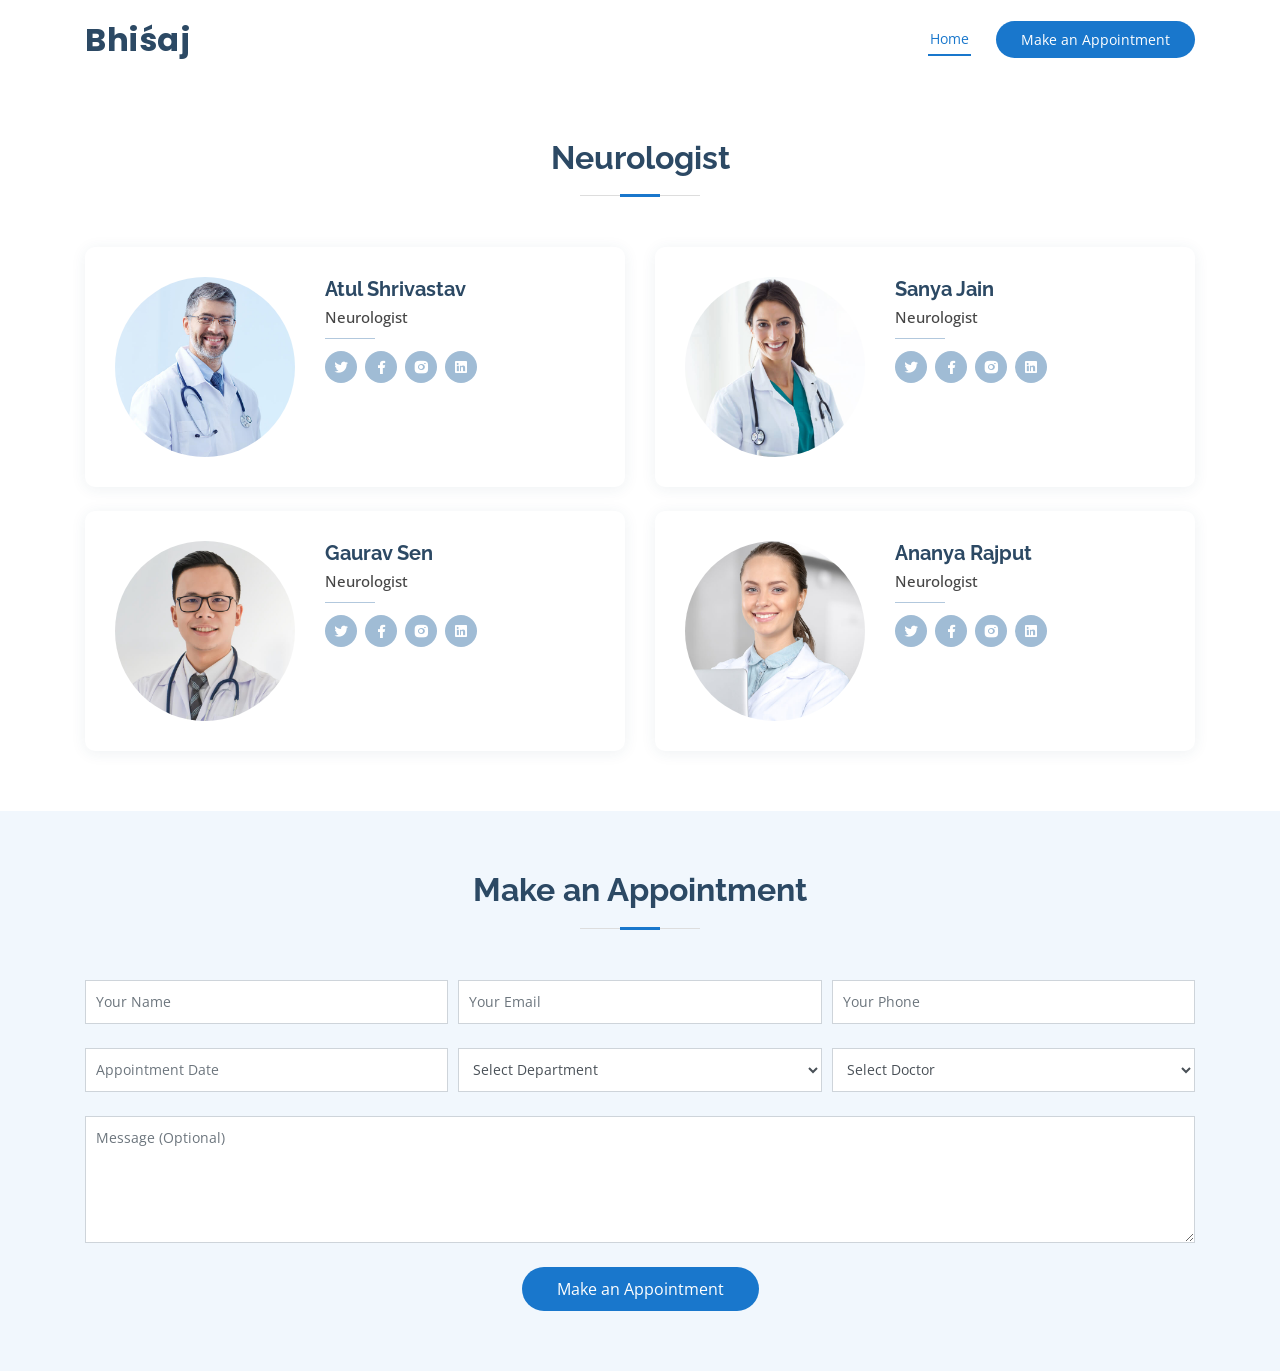
<file: neurology.html>
<!DOCTYPE html>
<html lang="en">

<head>
  <meta charset="utf-8">
  <meta content="width=device-width, initial-scale=1.0" name="viewport">

  <title>Bhiśaj -Book an Appointment, Anytime, Anywhere</title>
  <meta content="" name="description">
  <meta content="" name="keywords">

  <!-- Favicons -->
  <!-- <link href="assets/img/favicon.png" rel="icon">
  <link href="assets/img/apple-touch-icon.png" rel="apple-touch-icon"> -->

  <!-- Google Fonts -->
  <link href="https://fonts.googleapis.com/css?family=Open+Sans:300,300i,400,400i,600,600i,700,700i|Raleway:300,300i,400,400i,500,500i,600,600i,700,700i|Poppins:300,300i,400,400i,500,500i,600,600i,700,700i" rel="stylesheet">

  <!-- Vendor CSS Files -->
  <link href="assets/vendor/bootstrap/css/bootstrap.min.css" rel="stylesheet">
  <link href="assets/vendor/icofont/icofont.min.css" rel="stylesheet">
  <link href="assets/vendor/boxicons/css/boxicons.min.css" rel="stylesheet">
  <link href="assets/vendor/venobox/venobox.css" rel="stylesheet">
  <link href="assets/vendor/animate.css/animate.min.css" rel="stylesheet">
  <link href="assets/vendor/remixicon/remixicon.css" rel="stylesheet">
  <link href="assets/vendor/owl.carousel/assets/owl.carousel.min.css" rel="stylesheet">
  <link href="assets/vendor/bootstrap-datepicker/css/bootstrap-datepicker.min.css" rel="stylesheet">

  <!-- Template Main CSS File -->
  <link href="assets/css/style.css" rel="stylesheet">

  <!-- =======================================================
  * Template Name: Bhiśaj - v2.1.0
  * Template URL: https://bootstrapmade.com/Bhiśaj-free-medical-bootstrap-theme/
  * Author: BootstrapMade.com
  * License: https://bootstrapmade.com/license/
  ======================================================== -->
</head>

<body>

  <!-- ======= Top Bar ======= -->
  <!-- <div id="topbar" class="d-none d-lg-flex align-items-center fixed-top">
    <div class="container d-flex">
      <div class="contact-info mr-auto">
        <i class="icofont-envelope"></i> <a href="mailto:contact@example.com">contact@example.com</a>
        <i class="icofont-phone"></i> +1 5589 55488 55
        <i class="icofont-google-map"></i> A108 Adam Street, NY
      </div>
      <div class="social-links">
        <a href="#" class="twitter"><i class="icofont-twitter"></i></a>
        <a href="#" class="facebook"><i class="icofont-facebook"></i></a>
        <a href="#" class="instagram"><i class="icofont-instagram"></i></a>
        <a href="#" class="skype"><i class="icofont-skype"></i></a>
        <a href="#" class="linkedin"><i class="icofont-linkedin"></i></i></a>
      </div>
    </div>
  </div> -->

  <!-- ======= Header ======= -->
  <header id="header">
    <div class="container d-flex align-items-center">

      <h1 class="logo mr-auto"><a href="index.html">Bhiśaj</a></h1>
      <!-- Uncomment below if you prefer to use an image logo -->
      <!-- <a href="index.html" class="logo mr-auto"><img src="assets/img/logo.png" alt="" class="img-fluid"></a>-->

      <nav class="nav-menu d-none d-lg-block">
        <ul>
          <li class="active"><a href="index.html">Home</a></li>
          <!-- <li><a href="#about">About</a></li>
          <li><a href="#services">Department</a></li>
           <li><a href="#departments">Departments</a></li> 
          <li><a href="#doctors">Doctors</a></li>
          <li class="drop-down"><a href="">Drop Down</a>
            <ul>
              <li><a href="#">Drop Down 1</a></li>
              <li class="drop-down"><a href="#">Deep Drop Down</a>
                <ul>
                  <li><a href="#">Deep Drop Down 1</a></li>
                  <li><a href="#">Deep Drop Down 2</a></li>
                  <li><a href="#">Deep Drop Down 3</a></li>
                  <li><a href="#">Deep Drop Down 4</a></li>
                  <li><a href="#">Deep Drop Down 5</a></li>
                </ul>
              </li>
              <li><a href="#">Drop Down 2</a></li>
              <li><a href="#">Drop Down 3</a></li>
              <li><a href="#">Drop Down 4</a></li>
            </ul>
          </li>
          <li><a href="#contact">Contact</a></li> -->

        </ul>
      </nav><!-- .nav-menu -->

      <a href="#appointment" class="appointment-btn scrollto">Make an Appointment</a>

    </div>
  </header><!-- End Header -->
   <!-- ======= Doctors Section ======= -->
   <section id="doctors" class="doctors">
    <div class="container">

      <div class="section-title">
        <h2>Neurologist</h2>
        <!-- <p>Magnam dolores commodi suscipit. Necessitatibus eius consequatur ex aliquid fuga eum quidem. Sit sint consectetur velit. Quisquam quos quisquam cupiditate. Et nemo qui impedit suscipit alias ea. Quia fugiat sit in iste officiis commodi quidem hic quas.</p> -->
      </div>

      <div class="row">

        <div class="col-lg-6">
          <div class="member d-flex align-items-start">
            <div class="pic"><img src="assets/img/doctors/doctors-1.jpg" class="img-fluid" alt=""></div>
            <div class="member-info">
              <h4>Atul Shrivastav</h4>
              <span>Neurologist</span>
              <!-- <p>Explicabo voluptatem mollitia et repellat qui dolorum quasi</p> -->
              <div class="social">
                <a href=""><i class="ri-twitter-fill"></i></a>
                <a href=""><i class="ri-facebook-fill"></i></a>
                <a href=""><i class="ri-instagram-fill"></i></a>
                <a href=""> <i class="ri-linkedin-box-fill"></i> </a>
                
              </div>
              
            </div>
            
          </div>
          
        </div>
        

        <div class="col-lg-6 mt-4 mt-lg-0">
          <div class="member d-flex align-items-start">
            <div class="pic"><img src="assets/img/doctors/doctors-2.jpg" class="img-fluid" alt=""></div>
            <div class="member-info">
              <h4>Sanya Jain</h4>
              <span>Neurologist</span>
              <!-- <p>Aut maiores voluptates amet et quis praesentium qui senda para</p> -->
              <div class="social">
                <a href=""><i class="ri-twitter-fill"></i></a>
                <a href=""><i class="ri-facebook-fill"></i></a>
                <a href=""><i class="ri-instagram-fill"></i></a>
                <a href=""> <i class="ri-linkedin-box-fill"></i> </a>
              </div>
            </div>
          </div>
        </div>

        <div class="col-lg-6 mt-4">
          <div class="member d-flex align-items-start">
            <div class="pic"><img src="assets/img/doctors/doctors-3.jpg" class="img-fluid" alt=""></div>
            <div class="member-info">
              <h4>Gaurav Sen</h4>
              <span>Neurologist</span>
              <!-- <p>Quisquam facilis cum velit laborum corrupti fuga rerum quia</p> -->
              <div class="social">
                <a href=""><i class="ri-twitter-fill"></i></a>
                <a href=""><i class="ri-facebook-fill"></i></a>
                <a href=""><i class="ri-instagram-fill"></i></a>
                <a href=""> <i class="ri-linkedin-box-fill"></i> </a>
              </div>
            </div>
          </div>
        </div>

        <div class="col-lg-6 mt-4">
          <div class="member d-flex align-items-start">
            <div class="pic"><img src="assets/img/doctors/doctors-4.jpg" class="img-fluid" alt=""></div>
            <div class="member-info">
              <h4>Ananya Rajput</h4>
              <span>Neurologist</span>
              <!-- <p>Dolorum tempora officiis odit laborum officiis et et accusamus</p> -->
              <div class="social">
                <a href=""><i class="ri-twitter-fill"></i></a>
                <a href=""><i class="ri-facebook-fill"></i></a>
                <a href=""><i class="ri-instagram-fill"></i></a>
                <a href=""> <i class="ri-linkedin-box-fill"></i> </a>
              </div>
            </div>
          </div>
        </div>

      </div>

    </div>
  </section><!-- End Doctors Section -->
<!-- ======= Appointment Section ======= -->
<section id="appointment" class="appointment section-bg">
  <div class="container">

    <div class="section-title">
      <h2>Make an Appointment</h2>
      <!-- <p>Magnam dolores commodi suscipit. Necessitatibus eius consequatur ex aliquid fuga eum quidem. Sit sint consectetur velit. Quisquam quos quisquam cupiditate. Et nemo qui impedit suscipit alias ea. Quia fugiat sit in iste officiis commodi quidem hic quas.</p> -->
    </div>

    <form action="forms/appointment.php" method="post" role="form" class="php-email-form">
      <div class="form-row">
        <div class="col-md-4 form-group">
          <input type="text" name="name" class="form-control" id="name" placeholder="Your Name" data-rule="minlen:4" data-msg="Please enter at least 4 chars">
          <div class="validate"></div>
        </div>
        <div class="col-md-4 form-group">
          <input type="email" class="form-control" name="email" id="email" placeholder="Your Email" data-rule="email" data-msg="Please enter a valid email">
          <div class="validate"></div>
        </div>
        <div class="col-md-4 form-group">
          <input type="tel" class="form-control" name="phone" id="phone" placeholder="Your Phone" data-rule="minlen:4" data-msg="Please enter at least 4 chars">
          <div class="validate"></div>
        </div>
      </div>
      <div class="form-row">
        <div class="col-md-4 form-group">
          <input type="datetime" name="date" class="form-control datepicker" id="date" placeholder="Appointment Date" data-rule="minlen:4" data-msg="Please enter at least 4 chars">
          <div class="validate"></div>
        </div>
        <div class="col-md-4 form-group">
          <select name="department" id="department" class="form-control">
            <option value="">Select Department</option>
            <option value="Department 1">Department 1</option>
            <option value="Department 2">Department 2</option>
            <option value="Department 3">Department 3</option>
          </select>
          <div class="validate"></div>
        </div>
        <div class="col-md-4 form-group">
          <select name="doctor" id="doctor" class="form-control">
            <option value="">Select Doctor</option>
            <option value="Doctor 1">Doctor 1</option>
            <option value="Doctor 2">Doctor 2</option>
            <option value="Doctor 3">Doctor 3</option>
          </select>
          <div class="validate"></div>
        </div>
      </div>

      <div class="form-group">
        <textarea class="form-control" name="message" rows="5" placeholder="Message (Optional)"></textarea>
        <div class="validate"></div>
      </div>
      <div class="mb-3">
        <div class="loading">Loading</div>
        <div class="error-message"></div>
        <div class="sent-message">Your appointment request has been sent successfully. Thank you!</div>
      </div>
      <div class="text-center"><button type="submit">Make an Appointment</button></div>
    </form>

  </div>
</section><!-- End Appointment Section -->
</file>
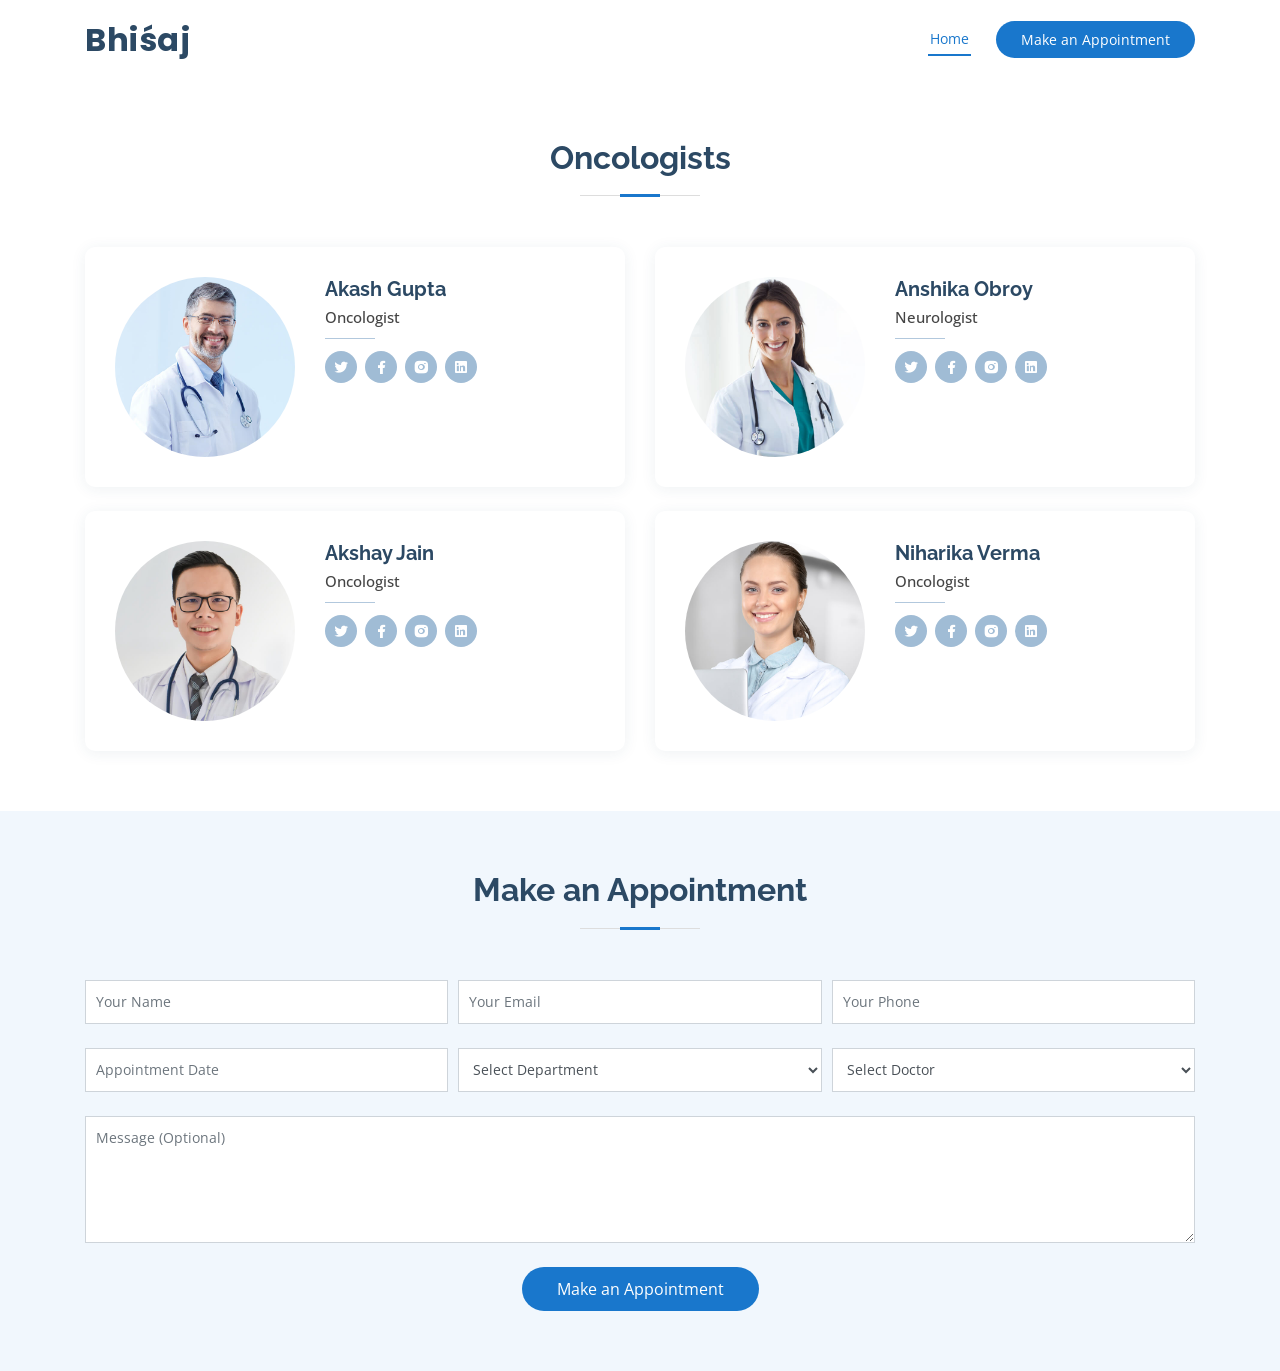
<file: oncologist.html>
<!DOCTYPE html>
<html lang="en">

<head>
  <meta charset="utf-8">
  <meta content="width=device-width, initial-scale=1.0" name="viewport">

  <title>Bhiśaj -Book an Appointment, Anytime, Anywhere</title>
  <meta content="" name="description">
  <meta content="" name="keywords">

  <!-- Favicons -->
  <!-- <link href="assets/img/favicon.png" rel="icon">
  <link href="assets/img/apple-touch-icon.png" rel="apple-touch-icon"> -->

  <!-- Google Fonts -->
  <link href="https://fonts.googleapis.com/css?family=Open+Sans:300,300i,400,400i,600,600i,700,700i|Raleway:300,300i,400,400i,500,500i,600,600i,700,700i|Poppins:300,300i,400,400i,500,500i,600,600i,700,700i" rel="stylesheet">

  <!-- Vendor CSS Files -->
  <link href="assets/vendor/bootstrap/css/bootstrap.min.css" rel="stylesheet">
  <link href="assets/vendor/icofont/icofont.min.css" rel="stylesheet">
  <link href="assets/vendor/boxicons/css/boxicons.min.css" rel="stylesheet">
  <link href="assets/vendor/venobox/venobox.css" rel="stylesheet">
  <link href="assets/vendor/animate.css/animate.min.css" rel="stylesheet">
  <link href="assets/vendor/remixicon/remixicon.css" rel="stylesheet">
  <link href="assets/vendor/owl.carousel/assets/owl.carousel.min.css" rel="stylesheet">
  <link href="assets/vendor/bootstrap-datepicker/css/bootstrap-datepicker.min.css" rel="stylesheet">

  <!-- Template Main CSS File -->
  <link href="assets/css/style.css" rel="stylesheet">

  <!-- =======================================================
  * Template Name: Bhiśaj - v2.1.0
  * Template URL: https://bootstrapmade.com/Bhiśaj-free-medical-bootstrap-theme/
  * Author: BootstrapMade.com
  * License: https://bootstrapmade.com/license/
  ======================================================== -->
</head>

<body>

  <!-- ======= Top Bar ======= -->
  <!-- <div id="topbar" class="d-none d-lg-flex align-items-center fixed-top">
    <div class="container d-flex">
      <div class="contact-info mr-auto">
        <i class="icofont-envelope"></i> <a href="mailto:contact@example.com">contact@example.com</a>
        <i class="icofont-phone"></i> +1 5589 55488 55
        <i class="icofont-google-map"></i> A108 Adam Street, NY
      </div>
      <div class="social-links">
        <a href="#" class="twitter"><i class="icofont-twitter"></i></a>
        <a href="#" class="facebook"><i class="icofont-facebook"></i></a>
        <a href="#" class="instagram"><i class="icofont-instagram"></i></a>
        <a href="#" class="skype"><i class="icofont-skype"></i></a>
        <a href="#" class="linkedin"><i class="icofont-linkedin"></i></i></a>
      </div>
    </div>
  </div> -->

  <!-- ======= Header ======= -->
  <header id="header">
    <div class="container d-flex align-items-center">

      <h1 class="logo mr-auto"><a href="index.html">Bhiśaj</a></h1>
      <!-- Uncomment below if you prefer to use an image logo -->
      <!-- <a href="index.html" class="logo mr-auto"><img src="assets/img/logo.png" alt="" class="img-fluid"></a>-->

      <nav class="nav-menu d-none d-lg-block">
        <ul>
          <li class="active"><a href="index.html">Home</a></li>
          <!-- <li><a href="#about">About</a></li>
          <li><a href="#services">Department</a></li>
          <li><a href="#departments">Departments</a></li> 
          <li><a href="#doctors">Doctors</a></li>
          <li class="drop-down"><a href="">Drop Down</a>
            <ul>
              <li><a href="#">Drop Down 1</a></li>
              <li class="drop-down"><a href="#">Deep Drop Down</a>
                <ul>
                  <li><a href="#">Deep Drop Down 1</a></li>
                  <li><a href="#">Deep Drop Down 2</a></li>
                  <li><a href="#">Deep Drop Down 3</a></li>
                  <li><a href="#">Deep Drop Down 4</a></li>
                  <li><a href="#">Deep Drop Down 5</a></li>
                </ul>
              </li>
              <li><a href="#">Drop Down 2</a></li>
              <li><a href="#">Drop Down 3</a></li>
              <li><a href="#">Drop Down 4</a></li>
            </ul>
          </li>
          <li><a href="#contact">Contact</a></li> -->

        </ul>
      </nav><!-- .nav-menu -->

      <a href="#appointment" class="appointment-btn scrollto">Make an Appointment</a>

    </div>
  </header><!-- End Header -->
   <!-- ======= Doctors Section ======= -->
   <section id="doctors" class="doctors">
    <div class="container">

      <div class="section-title">
        <h2>Oncologists</h2>
        <!-- <p>Magnam dolores commodi suscipit. Necessitatibus eius consequatur ex aliquid fuga eum quidem. Sit sint consectetur velit. Quisquam quos quisquam cupiditate. Et nemo qui impedit suscipit alias ea. Quia fugiat sit in iste officiis commodi quidem hic quas.</p> -->
      </div>

      <div class="row">

        <div class="col-lg-6">
          <div class="member d-flex align-items-start">
            <div class="pic"><img src="assets/img/doctors/doctors-1.jpg" class="img-fluid" alt=""></div>
            <div class="member-info">
              <h4>Akash Gupta</h4>
              <span>Oncologist</span>
              <!-- <p>Explicabo voluptatem mollitia et repellat qui dolorum quasi</p> -->
              <div class="social">
                <a href=""><i class="ri-twitter-fill"></i></a>
                <a href=""><i class="ri-facebook-fill"></i></a>
                <a href=""><i class="ri-instagram-fill"></i></a>
                <a href=""> <i class="ri-linkedin-box-fill"></i> </a>
                
              </div>
              
            </div>
            
          </div>
          
        </div>
        

        <div class="col-lg-6 mt-4 mt-lg-0">
          <div class="member d-flex align-items-start">
            <div class="pic"><img src="assets/img/doctors/doctors-2.jpg" class="img-fluid" alt=""></div>
            <div class="member-info">
              <h4>Anshika Obroy</h4>
              <span>Neurologist</span>
              <!-- <p>Aut maiores voluptates amet et quis praesentium qui senda para</p> -->
              <div class="social">
                <a href=""><i class="ri-twitter-fill"></i></a>
                <a href=""><i class="ri-facebook-fill"></i></a>
                <a href=""><i class="ri-instagram-fill"></i></a>
                <a href=""> <i class="ri-linkedin-box-fill"></i> </a>
              </div>
            </div>
          </div>
        </div>

        <div class="col-lg-6 mt-4">
          <div class="member d-flex align-items-start">
            <div class="pic"><img src="assets/img/doctors/doctors-3.jpg" class="img-fluid" alt=""></div>
            <div class="member-info">
              <h4>Akshay Jain</h4>
              <span>Oncologist</span>
              <!-- <p>Quisquam facilis cum velit laborum corrupti fuga rerum quia</p> -->
              <div class="social">
                <a href=""><i class="ri-twitter-fill"></i></a>
                <a href=""><i class="ri-facebook-fill"></i></a>
                <a href=""><i class="ri-instagram-fill"></i></a>
                <a href=""> <i class="ri-linkedin-box-fill"></i> </a>
              </div>
            </div>
          </div>
        </div>

        <div class="col-lg-6 mt-4">
          <div class="member d-flex align-items-start">
            <div class="pic"><img src="assets/img/doctors/doctors-4.jpg" class="img-fluid" alt=""></div>
            <div class="member-info">
              <h4>Niharika Verma</h4>
              <span>Oncologist</span>
              <!-- <p>Dolorum tempora officiis odit laborum officiis et et accusamus</p> -->
              <div class="social">
                <a href=""><i class="ri-twitter-fill"></i></a>
                <a href=""><i class="ri-facebook-fill"></i></a>
                <a href=""><i class="ri-instagram-fill"></i></a>
                <a href=""> <i class="ri-linkedin-box-fill"></i> </a>
              </div>
            </div>
          </div>
        </div>

      </div>

    </div>
  </section><!-- End Doctors Section -->
<!-- ======= Appointment Section ======= -->
<section id="appointment" class="appointment section-bg">
  <div class="container">

    <div class="section-title">
      <h2>Make an Appointment</h2>
      <!-- <p>Magnam dolores commodi suscipit. Necessitatibus eius consequatur ex aliquid fuga eum quidem. Sit sint consectetur velit. Quisquam quos quisquam cupiditate. Et nemo qui impedit suscipit alias ea. Quia fugiat sit in iste officiis commodi quidem hic quas.</p> -->
    </div>

    <form action="forms/appointment.php" method="post" role="form" class="php-email-form">
      <div class="form-row">
        <div class="col-md-4 form-group">
          <input type="text" name="name" class="form-control" id="name" placeholder="Your Name" data-rule="minlen:4" data-msg="Please enter at least 4 chars">
          <div class="validate"></div>
        </div>
        <div class="col-md-4 form-group">
          <input type="email" class="form-control" name="email" id="email" placeholder="Your Email" data-rule="email" data-msg="Please enter a valid email">
          <div class="validate"></div>
        </div>
        <div class="col-md-4 form-group">
          <input type="tel" class="form-control" name="phone" id="phone" placeholder="Your Phone" data-rule="minlen:4" data-msg="Please enter at least 4 chars">
          <div class="validate"></div>
        </div>
      </div>
      <div class="form-row">
        <div class="col-md-4 form-group">
          <input type="datetime" name="date" class="form-control datepicker" id="date" placeholder="Appointment Date" data-rule="minlen:4" data-msg="Please enter at least 4 chars">
          <div class="validate"></div>
        </div>
        <div class="col-md-4 form-group">
          <select name="department" id="department" class="form-control">
            <option value="">Select Department</option>
            <option value="Department 1">Department 1</option>
            <option value="Department 2">Department 2</option>
            <option value="Department 3">Department 3</option>
          </select>
          <div class="validate"></div>
        </div>
        <div class="col-md-4 form-group">
          <select name="doctor" id="doctor" class="form-control">
            <option value="">Select Doctor</option>
            <option value="Doctor 1">Doctor 1</option>
            <option value="Doctor 2">Doctor 2</option>
            <option value="Doctor 3">Doctor 3</option>
          </select>
          <div class="validate"></div>
        </div>
      </div>

      <div class="form-group">
        <textarea class="form-control" name="message" rows="5" placeholder="Message (Optional)"></textarea>
        <div class="validate"></div>
      </div>
      <div class="mb-3">
        <div class="loading">Loading</div>
        <div class="error-message"></div>
        <div class="sent-message">Your appointment request has been sent successfully. Thank you!</div>
      </div>
      <div class="text-center"><button type="submit">Make an Appointment</button></div>
    </form>

  </div>
</section><!-- End Appointment Section -->
</file>
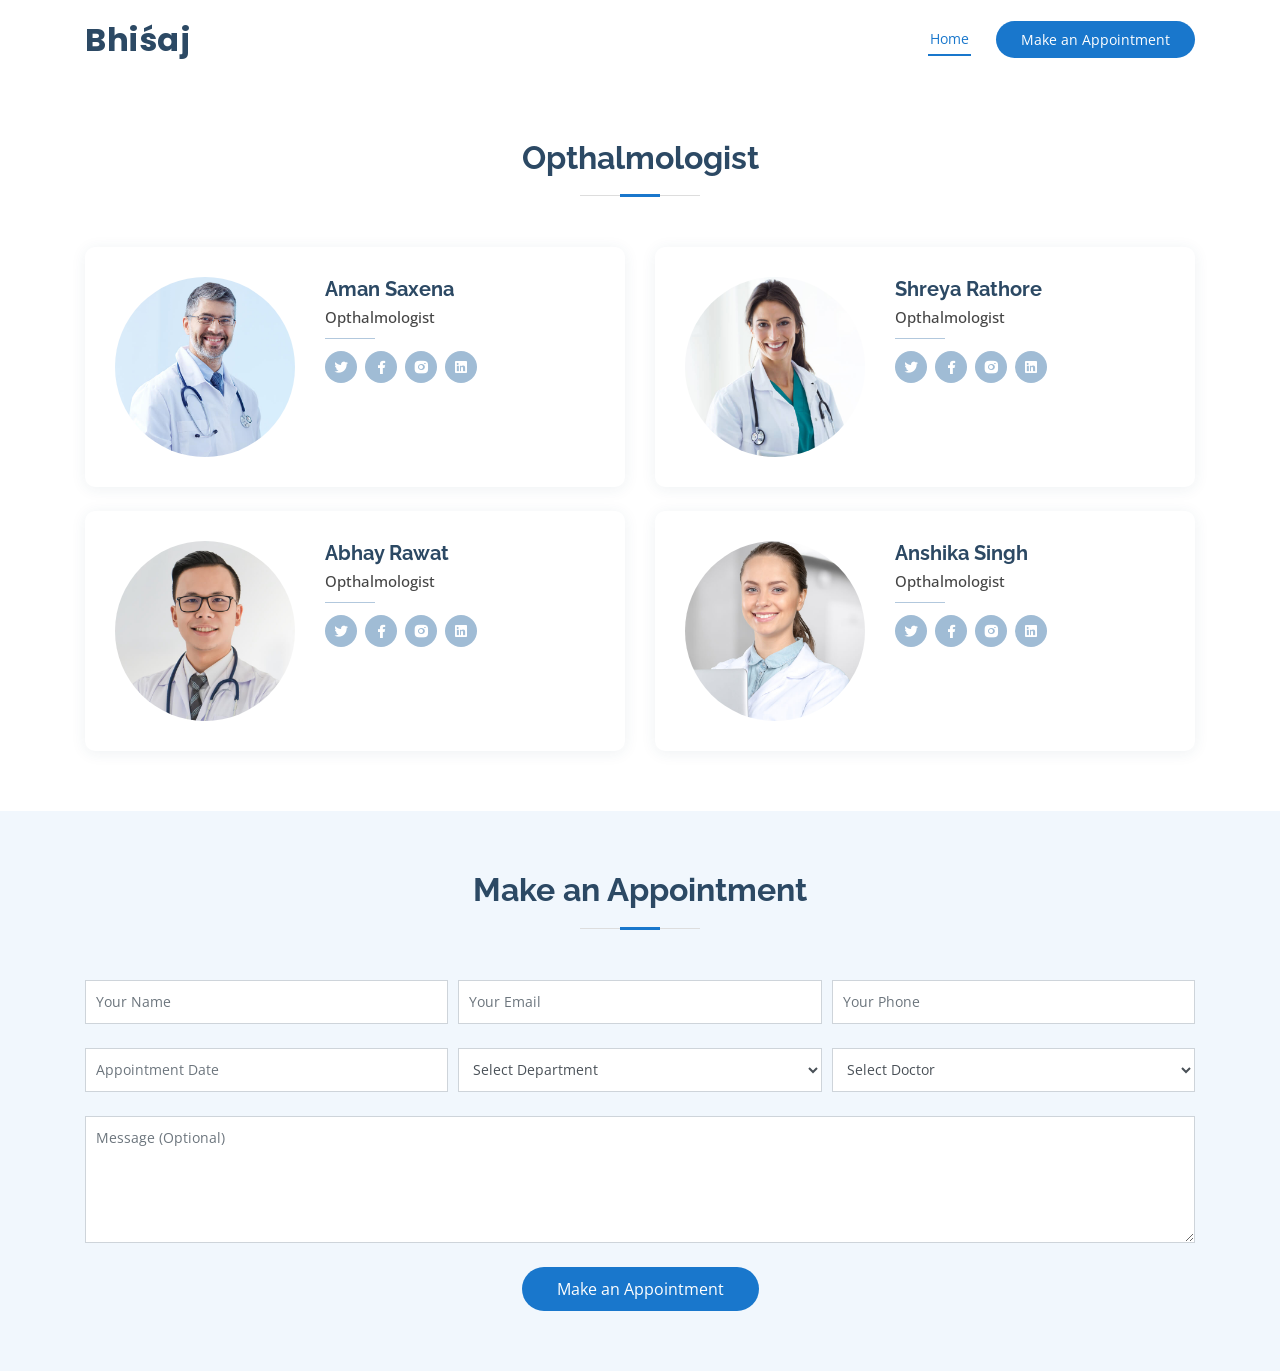
<file: opthalmology.html>
<!DOCTYPE html>
<html lang="en">

<head>
  <meta charset="utf-8">
  <meta content="width=device-width, initial-scale=1.0" name="viewport">

  <title>Bhiśaj -Book an Appointment, Anytime, Anywhere</title>
  <meta content="" name="description">
  <meta content="" name="keywords">

  <!-- Favicons -->
  <!-- <link href="assets/img/favicon.png" rel="icon">
  <link href="assets/img/apple-touch-icon.png" rel="apple-touch-icon"> -->

  <!-- Google Fonts -->
  <link href="https://fonts.googleapis.com/css?family=Open+Sans:300,300i,400,400i,600,600i,700,700i|Raleway:300,300i,400,400i,500,500i,600,600i,700,700i|Poppins:300,300i,400,400i,500,500i,600,600i,700,700i" rel="stylesheet">

  <!-- Vendor CSS Files -->
  <link href="assets/vendor/bootstrap/css/bootstrap.min.css" rel="stylesheet">
  <link href="assets/vendor/icofont/icofont.min.css" rel="stylesheet">
  <link href="assets/vendor/boxicons/css/boxicons.min.css" rel="stylesheet">
  <link href="assets/vendor/venobox/venobox.css" rel="stylesheet">
  <link href="assets/vendor/animate.css/animate.min.css" rel="stylesheet">
  <link href="assets/vendor/remixicon/remixicon.css" rel="stylesheet">
  <link href="assets/vendor/owl.carousel/assets/owl.carousel.min.css" rel="stylesheet">
  <link href="assets/vendor/bootstrap-datepicker/css/bootstrap-datepicker.min.css" rel="stylesheet">

  <!-- Template Main CSS File -->
  <link href="assets/css/style.css" rel="stylesheet">

  <!-- =======================================================
  * Template Name: Bhiśaj - v2.1.0
  * Template URL: https://bootstrapmade.com/Bhiśaj-free-medical-bootstrap-theme/
  * Author: BootstrapMade.com
  * License: https://bootstrapmade.com/license/
  ======================================================== -->
</head>

<body>

  <!-- ======= Top Bar ======= -->
  <!-- <div id="topbar" class="d-none d-lg-flex align-items-center fixed-top">
    <div class="container d-flex">
      <div class="contact-info mr-auto">
        <i class="icofont-envelope"></i> <a href="mailto:contact@example.com">contact@example.com</a>
        <i class="icofont-phone"></i> +1 5589 55488 55
        <i class="icofont-google-map"></i> A108 Adam Street, NY
      </div>
      <div class="social-links">
        <a href="#" class="twitter"><i class="icofont-twitter"></i></a>
        <a href="#" class="facebook"><i class="icofont-facebook"></i></a>
        <a href="#" class="instagram"><i class="icofont-instagram"></i></a>
        <a href="#" class="skype"><i class="icofont-skype"></i></a>
        <a href="#" class="linkedin"><i class="icofont-linkedin"></i></i></a>
      </div>
    </div>
  </div> -->

  <!-- ======= Header ======= -->
  <header id="header">
    <div class="container d-flex align-items-center">

      <h1 class="logo mr-auto"><a href="index.html">Bhiśaj</a></h1>
      <!-- Uncomment below if you prefer to use an image logo -->
      <!-- <a href="index.html" class="logo mr-auto"><img src="assets/img/logo.png" alt="" class="img-fluid"></a>-->

      <nav class="nav-menu d-none d-lg-block">
        <ul>
          <li class="active"><a href="index.html">Home</a></li>
          <!-- <li><a href="#about">About</a></li>
          <li><a href="#services">Department</a></li>
           <li><a href="#departments">Departments</a></li> 
          <li><a href="#doctors">Doctors</a></li>
          <li class="drop-down"><a href="">Drop Down</a>
            <ul>
              <li><a href="#">Drop Down 1</a></li>
              <li class="drop-down"><a href="#">Deep Drop Down</a>
                <ul>
                  <li><a href="#">Deep Drop Down 1</a></li>
                  <li><a href="#">Deep Drop Down 2</a></li>
                  <li><a href="#">Deep Drop Down 3</a></li>
                  <li><a href="#">Deep Drop Down 4</a></li>
                  <li><a href="#">Deep Drop Down 5</a></li>
                </ul>
              </li>
              <li><a href="#">Drop Down 2</a></li>
              <li><a href="#">Drop Down 3</a></li>
              <li><a href="#">Drop Down 4</a></li>
            </ul>
          </li>
          <li><a href="#contact">Contact</a></li> -->

        </ul>
      </nav><!-- .nav-menu -->

      <a href="#appointment" class="appointment-btn scrollto">Make an Appointment</a>

    </div>
  </header><!-- End Header -->
   <!-- ======= Doctors Section ======= -->
   <section id="doctors" class="doctors">
    <div class="container">

      <div class="section-title">
        <h2>Opthalmologist</h2>
        <!-- <p>Magnam dolores commodi suscipit. Necessitatibus eius consequatur ex aliquid fuga eum quidem. Sit sint consectetur velit. Quisquam quos quisquam cupiditate. Et nemo qui impedit suscipit alias ea. Quia fugiat sit in iste officiis commodi quidem hic quas.</p> -->
      </div>

      <div class="row">

        <div class="col-lg-6">
          <div class="member d-flex align-items-start">
            <div class="pic"><img src="assets/img/doctors/doctors-1.jpg" class="img-fluid" alt=""></div>
            <div class="member-info">
              <h4>Aman Saxena</h4>
              <span>Opthalmologist</span>
              <!-- <p>Explicabo voluptatem mollitia et repellat qui dolorum quasi</p> -->
              <div class="social">
                <a href=""><i class="ri-twitter-fill"></i></a>
                <a href=""><i class="ri-facebook-fill"></i></a>
                <a href=""><i class="ri-instagram-fill"></i></a>
                <a href=""> <i class="ri-linkedin-box-fill"></i> </a>
                
              </div>
              
            </div>
            
          </div>
          
        </div>
        

        <div class="col-lg-6 mt-4 mt-lg-0">
          <div class="member d-flex align-items-start">
            <div class="pic"><img src="assets/img/doctors/doctors-2.jpg" class="img-fluid" alt=""></div>
            <div class="member-info">
              <h4>Shreya Rathore</h4>
              <span>Opthalmologist</span>
              <!-- <p>Aut maiores voluptates amet et quis praesentium qui senda para</p> -->
              <div class="social">
                <a href=""><i class="ri-twitter-fill"></i></a>
                <a href=""><i class="ri-facebook-fill"></i></a>
                <a href=""><i class="ri-instagram-fill"></i></a>
                <a href=""> <i class="ri-linkedin-box-fill"></i> </a>
              </div>
            </div>
          </div>
        </div>

        <div class="col-lg-6 mt-4">
          <div class="member d-flex align-items-start">
            <div class="pic"><img src="assets/img/doctors/doctors-3.jpg" class="img-fluid" alt=""></div>
            <div class="member-info">
              <h4>Abhay Rawat</h4>
              <span>Opthalmologist</span>
              <!-- <p>Quisquam facilis cum velit laborum corrupti fuga rerum quia</p> -->
              <div class="social">
                <a href=""><i class="ri-twitter-fill"></i></a>
                <a href=""><i class="ri-facebook-fill"></i></a>
                <a href=""><i class="ri-instagram-fill"></i></a>
                <a href=""> <i class="ri-linkedin-box-fill"></i> </a>
              </div>
            </div>
          </div>
        </div>

        <div class="col-lg-6 mt-4">
          <div class="member d-flex align-items-start">
            <div class="pic"><img src="assets/img/doctors/doctors-4.jpg" class="img-fluid" alt=""></div>
            <div class="member-info">
              <h4>Anshika Singh</h4>
              <span>Opthalmologist</span>
              <!-- <p>Dolorum tempora officiis odit laborum officiis et et accusamus</p> -->
              <div class="social">
                <a href=""><i class="ri-twitter-fill"></i></a>
                <a href=""><i class="ri-facebook-fill"></i></a>
                <a href=""><i class="ri-instagram-fill"></i></a>
                <a href=""> <i class="ri-linkedin-box-fill"></i> </a>
              </div>
            </div>
          </div>
        </div>

      </div>

    </div>
  </section><!-- End Doctors Section -->
<!-- ======= Appointment Section ======= -->
<section id="appointment" class="appointment section-bg">
  <div class="container">

    <div class="section-title">
      <h2>Make an Appointment</h2>
      <!-- <p>Magnam dolores commodi suscipit. Necessitatibus eius consequatur ex aliquid fuga eum quidem. Sit sint consectetur velit. Quisquam quos quisquam cupiditate. Et nemo qui impedit suscipit alias ea. Quia fugiat sit in iste officiis commodi quidem hic quas.</p> -->
    </div>

    <form action="forms/appointment.php" method="post" role="form" class="php-email-form">
      <div class="form-row">
        <div class="col-md-4 form-group">
          <input type="text" name="name" class="form-control" id="name" placeholder="Your Name" data-rule="minlen:4" data-msg="Please enter at least 4 chars">
          <div class="validate"></div>
        </div>
        <div class="col-md-4 form-group">
          <input type="email" class="form-control" name="email" id="email" placeholder="Your Email" data-rule="email" data-msg="Please enter a valid email">
          <div class="validate"></div>
        </div>
        <div class="col-md-4 form-group">
          <input type="tel" class="form-control" name="phone" id="phone" placeholder="Your Phone" data-rule="minlen:4" data-msg="Please enter at least 4 chars">
          <div class="validate"></div>
        </div>
      </div>
      <div class="form-row">
        <div class="col-md-4 form-group">
          <input type="datetime" name="date" class="form-control datepicker" id="date" placeholder="Appointment Date" data-rule="minlen:4" data-msg="Please enter at least 4 chars">
          <div class="validate"></div>
        </div>
        <div class="col-md-4 form-group">
          <select name="department" id="department" class="form-control">
            <option value="">Select Department</option>
            <option value="Department 1">Department 1</option>
            <option value="Department 2">Department 2</option>
            <option value="Department 3">Department 3</option>
          </select>
          <div class="validate"></div>
        </div>
        <div class="col-md-4 form-group">
          <select name="doctor" id="doctor" class="form-control">
            <option value="">Select Doctor</option>
            <option value="Doctor 1">Doctor 1</option>
            <option value="Doctor 2">Doctor 2</option>
            <option value="Doctor 3">Doctor 3</option>
          </select>
          <div class="validate"></div>
        </div>
      </div>

      <div class="form-group">
        <textarea class="form-control" name="message" rows="5" placeholder="Message (Optional)"></textarea>
        <div class="validate"></div>
      </div>
      <div class="mb-3">
        <div class="loading">Loading</div>
        <div class="error-message"></div>
        <div class="sent-message">Your appointment request has been sent successfully. Thank you!</div>
      </div>
      <div class="text-center"><button type="submit">Make an Appointment</button></div>
    </form>

  </div>
</section><!-- End Appointment Section -->
</file>
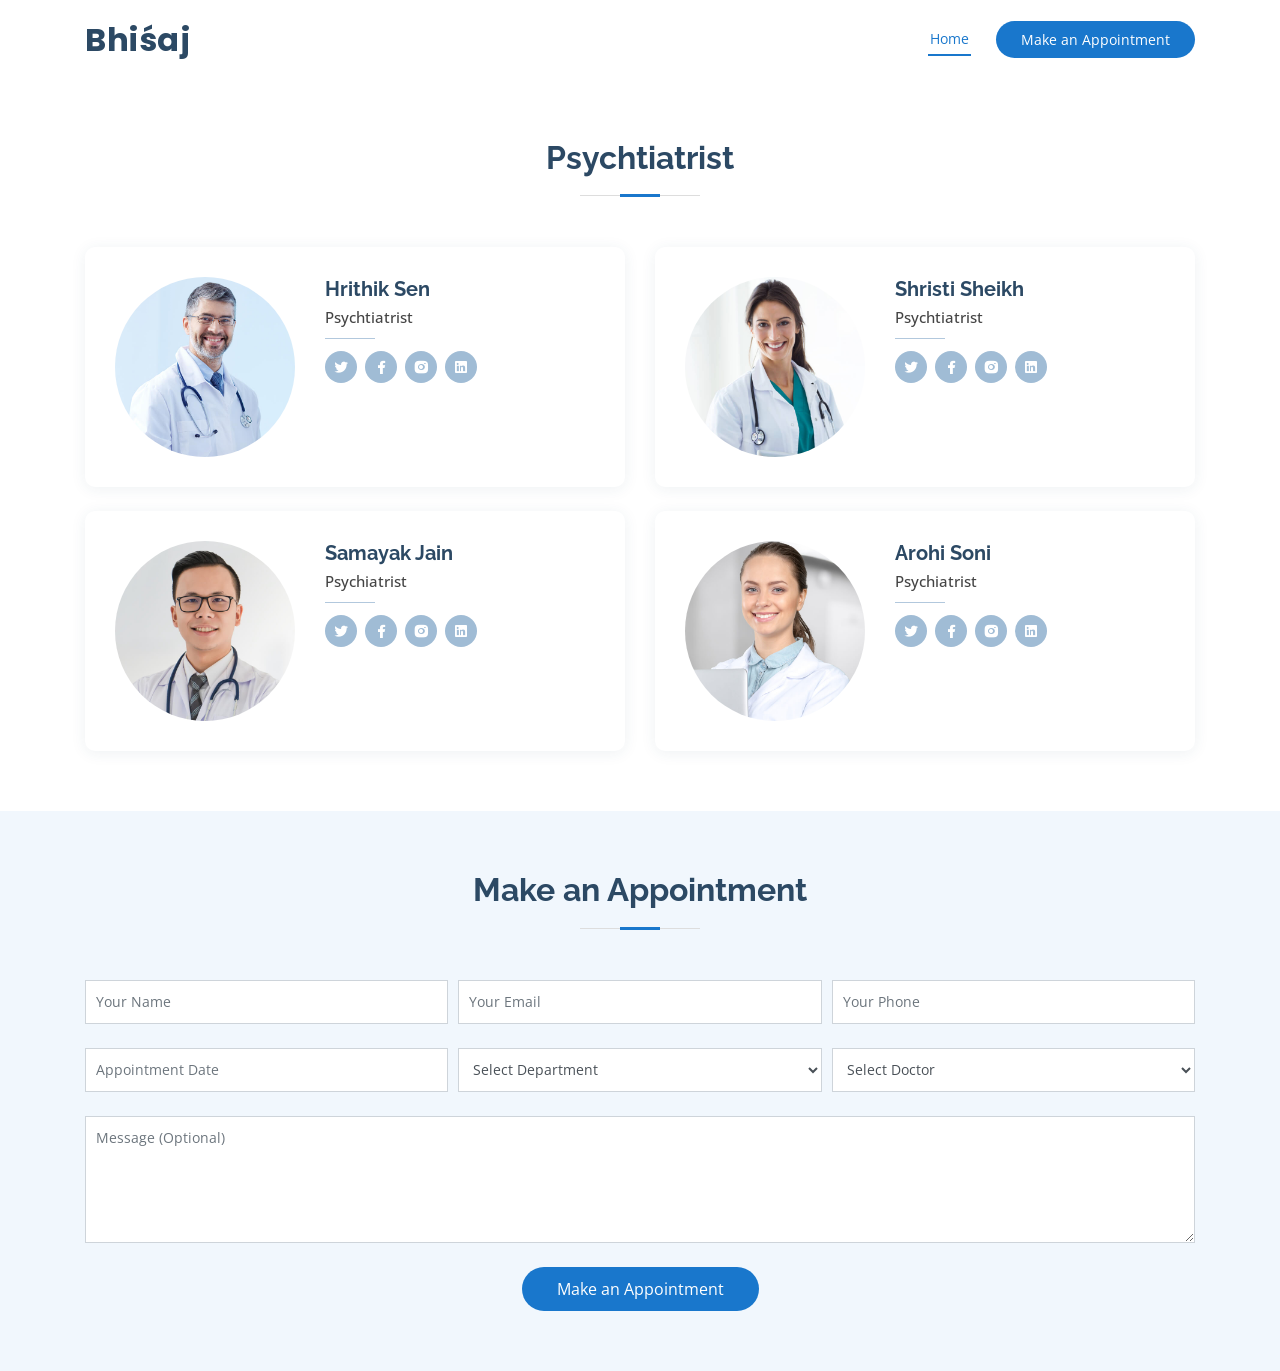
<file: psychtiatrist.html>
<!DOCTYPE html>
<html lang="en">

<head>
  <meta charset="utf-8">
  <meta content="width=device-width, initial-scale=1.0" name="viewport">

  <title>Bhiśaj -Book an Appointment, Anytime, Anywhere</title>
  <meta content="" name="description">
  <meta content="" name="keywords">

  <!-- Favicons -->
  <!-- <link href="assets/img/favicon.png" rel="icon">
  <link href="assets/img/apple-touch-icon.png" rel="apple-touch-icon"> -->

  <!-- Google Fonts -->
  <link href="https://fonts.googleapis.com/css?family=Open+Sans:300,300i,400,400i,600,600i,700,700i|Raleway:300,300i,400,400i,500,500i,600,600i,700,700i|Poppins:300,300i,400,400i,500,500i,600,600i,700,700i" rel="stylesheet">

  <!-- Vendor CSS Files -->
  <link href="assets/vendor/bootstrap/css/bootstrap.min.css" rel="stylesheet">
  <link href="assets/vendor/icofont/icofont.min.css" rel="stylesheet">
  <link href="assets/vendor/boxicons/css/boxicons.min.css" rel="stylesheet">
  <link href="assets/vendor/venobox/venobox.css" rel="stylesheet">
  <link href="assets/vendor/animate.css/animate.min.css" rel="stylesheet">
  <link href="assets/vendor/remixicon/remixicon.css" rel="stylesheet">
  <link href="assets/vendor/owl.carousel/assets/owl.carousel.min.css" rel="stylesheet">
  <link href="assets/vendor/bootstrap-datepicker/css/bootstrap-datepicker.min.css" rel="stylesheet">

  <!-- Template Main CSS File -->
  <link href="assets/css/style.css" rel="stylesheet">

  <!-- =======================================================
  * Template Name: Bhiśaj - v2.1.0
  * Template URL: https://bootstrapmade.com/Bhiśaj-free-medical-bootstrap-theme/
  * Author: BootstrapMade.com
  * License: https://bootstrapmade.com/license/
  ======================================================== -->
</head>

<body>

  <!-- ======= Top Bar ======= -->
  <!-- <div id="topbar" class="d-none d-lg-flex align-items-center fixed-top">
    <div class="container d-flex">
      <div class="contact-info mr-auto">
        <i class="icofont-envelope"></i> <a href="mailto:contact@example.com">contact@example.com</a>
        <i class="icofont-phone"></i> +1 5589 55488 55
        <i class="icofont-google-map"></i> A108 Adam Street, NY
      </div>
      <div class="social-links">
        <a href="#" class="twitter"><i class="icofont-twitter"></i></a>
        <a href="#" class="facebook"><i class="icofont-facebook"></i></a>
        <a href="#" class="instagram"><i class="icofont-instagram"></i></a>
        <a href="#" class="skype"><i class="icofont-skype"></i></a>
        <a href="#" class="linkedin"><i class="icofont-linkedin"></i></i></a>
      </div>
    </div>
  </div> -->

  <!-- ======= Header ======= -->
  <header id="header">
    <div class="container d-flex align-items-center">

      <h1 class="logo mr-auto"><a href="index.html">Bhiśaj</a></h1>
      <!-- Uncomment below if you prefer to use an image logo -->
      <!-- <a href="index.html" class="logo mr-auto"><img src="assets/img/logo.png" alt="" class="img-fluid"></a>-->

      <nav class="nav-menu d-none d-lg-block">
        <ul>
          <li class="active"><a href="index.html">Home</a></li>
          <!-- <li><a href="#about">About</a></li>
          <li><a href="#services">Department</a></li>
          <li><a href="#departments">Departments</a></li> 
          <li><a href="#doctors">Doctors</a></li>
          <li class="drop-down"><a href="">Drop Down</a>
            <ul>
              <li><a href="#">Drop Down 1</a></li>
              <li class="drop-down"><a href="#">Deep Drop Down</a>
                <ul>
                  <li><a href="#">Deep Drop Down 1</a></li>
                  <li><a href="#">Deep Drop Down 2</a></li>
                  <li><a href="#">Deep Drop Down 3</a></li>
                  <li><a href="#">Deep Drop Down 4</a></li>
                  <li><a href="#">Deep Drop Down 5</a></li>
                </ul>
              </li>
              <li><a href="#">Drop Down 2</a></li>
              <li><a href="#">Drop Down 3</a></li>
              <li><a href="#">Drop Down 4</a></li>
            </ul>
          </li>
          <li><a href="#contact">Contact</a></li> -->

        </ul>
      </nav><!-- .nav-menu -->

      <a href="#appointment" class="appointment-btn scrollto">Make an Appointment</a>

    </div>
  </header><!-- End Header -->
   <!-- ======= Doctors Section ======= -->
   <section id="doctors" class="doctors">
    <div class="container">

      <div class="section-title">
        <h2>Psychtiatrist</h2>
        <!-- <p>Magnam dolores commodi suscipit. Necessitatibus eius consequatur ex aliquid fuga eum quidem. Sit sint consectetur velit. Quisquam quos quisquam cupiditate. Et nemo qui impedit suscipit alias ea. Quia fugiat sit in iste officiis commodi quidem hic quas.</p> -->
      </div>

      <div class="row">

        <div class="col-lg-6">
          <div class="member d-flex align-items-start">
            <div class="pic"><img src="assets/img/doctors/doctors-1.jpg" class="img-fluid" alt=""></div>
            <div class="member-info">
              <h4>Hrithik Sen</h4>
              <span>Psychtiatrist</span>
              <!-- <p>Explicabo voluptatem mollitia et repellat qui dolorum quasi</p> -->
              <div class="social">
                <a href=""><i class="ri-twitter-fill"></i></a>
                <a href=""><i class="ri-facebook-fill"></i></a>
                <a href=""><i class="ri-instagram-fill"></i></a>
                <a href=""> <i class="ri-linkedin-box-fill"></i> </a>
                
              </div>
              
            </div>
            
          </div>
          
        </div>
        

        <div class="col-lg-6 mt-4 mt-lg-0">
          <div class="member d-flex align-items-start">
            <div class="pic"><img src="assets/img/doctors/doctors-2.jpg" class="img-fluid" alt=""></div>
            <div class="member-info">
              <h4>Shristi Sheikh</h4>
              <span>Psychtiatrist</span>
              <!-- <p>Aut maiores voluptates amet et quis praesentium qui senda para</p> -->
              <div class="social">
                <a href=""><i class="ri-twitter-fill"></i></a>
                <a href=""><i class="ri-facebook-fill"></i></a>
                <a href=""><i class="ri-instagram-fill"></i></a>
                <a href=""> <i class="ri-linkedin-box-fill"></i> </a>
              </div>
            </div>
          </div>
        </div>

        <div class="col-lg-6 mt-4">
          <div class="member d-flex align-items-start">
            <div class="pic"><img src="assets/img/doctors/doctors-3.jpg" class="img-fluid" alt=""></div>
            <div class="member-info">
              <h4>Samayak Jain</h4>
              <span>Psychiatrist</span>
              <!-- <p>Quisquam facilis cum velit laborum corrupti fuga rerum quia</p> -->
              <div class="social">
                <a href=""><i class="ri-twitter-fill"></i></a>
                <a href=""><i class="ri-facebook-fill"></i></a>
                <a href=""><i class="ri-instagram-fill"></i></a>
                <a href=""> <i class="ri-linkedin-box-fill"></i> </a>
              </div>
            </div>
          </div>
        </div>

        <div class="col-lg-6 mt-4">
          <div class="member d-flex align-items-start">
            <div class="pic"><img src="assets/img/doctors/doctors-4.jpg" class="img-fluid" alt=""></div>
            <div class="member-info">
              <h4>Arohi Soni</h4>
              <span>Psychiatrist</span>
              <!-- <p>Dolorum tempora officiis odit laborum officiis et et accusamus</p> -->
              <div class="social">
                <a href=""><i class="ri-twitter-fill"></i></a>
                <a href=""><i class="ri-facebook-fill"></i></a>
                <a href=""><i class="ri-instagram-fill"></i></a>
                <a href=""> <i class="ri-linkedin-box-fill"></i> </a>
              </div>
            </div>
          </div>
        </div>

      </div>

    </div>
  </section><!-- End Doctors Section -->
 <!-- ======= Appointment Section ======= -->
 <section id="appointment" class="appointment section-bg">
  <div class="container">

    <div class="section-title">
      <h2>Make an Appointment</h2>
      <!-- <p>Magnam dolores commodi suscipit. Necessitatibus eius consequatur ex aliquid fuga eum quidem. Sit sint consectetur velit. Quisquam quos quisquam cupiditate. Et nemo qui impedit suscipit alias ea. Quia fugiat sit in iste officiis commodi quidem hic quas.</p> -->
    </div>

    <form action="forms/appointment.php" method="post" role="form" class="php-email-form">
      <div class="form-row">
        <div class="col-md-4 form-group">
          <input type="text" name="name" class="form-control" id="name" placeholder="Your Name" data-rule="minlen:4" data-msg="Please enter at least 4 chars">
          <div class="validate"></div>
        </div>
        <div class="col-md-4 form-group">
          <input type="email" class="form-control" name="email" id="email" placeholder="Your Email" data-rule="email" data-msg="Please enter a valid email">
          <div class="validate"></div>
        </div>
        <div class="col-md-4 form-group">
          <input type="tel" class="form-control" name="phone" id="phone" placeholder="Your Phone" data-rule="minlen:4" data-msg="Please enter at least 4 chars">
          <div class="validate"></div>
        </div>
      </div>
      <div class="form-row">
        <div class="col-md-4 form-group">
          <input type="datetime" name="date" class="form-control datepicker" id="date" placeholder="Appointment Date" data-rule="minlen:4" data-msg="Please enter at least 4 chars">
          <div class="validate"></div>
        </div>
        <div class="col-md-4 form-group">
          <select name="department" id="department" class="form-control">
            <option value="">Select Department</option>
            <option value="Department 1">Department 1</option>
            <option value="Department 2">Department 2</option>
            <option value="Department 3">Department 3</option>
          </select>
          <div class="validate"></div>
        </div>
        <div class="col-md-4 form-group">
          <select name="doctor" id="doctor" class="form-control">
            <option value="">Select Doctor</option>
            <option value="Doctor 1">Doctor 1</option>
            <option value="Doctor 2">Doctor 2</option>
            <option value="Doctor 3">Doctor 3</option>
          </select>
          <div class="validate"></div>
        </div>
      </div>

      <div class="form-group">
        <textarea class="form-control" name="message" rows="5" placeholder="Message (Optional)"></textarea>
        <div class="validate"></div>
      </div>
      <div class="mb-3">
        <div class="loading">Loading</div>
        <div class="error-message"></div>
        <div class="sent-message">Your appointment request has been sent successfully. Thank you!</div>
      </div>
      <div class="text-center"><button type="submit">Make an Appointment</button></div>
    </form>

  </div>
</section><!-- End Appointment Section -->
</file>
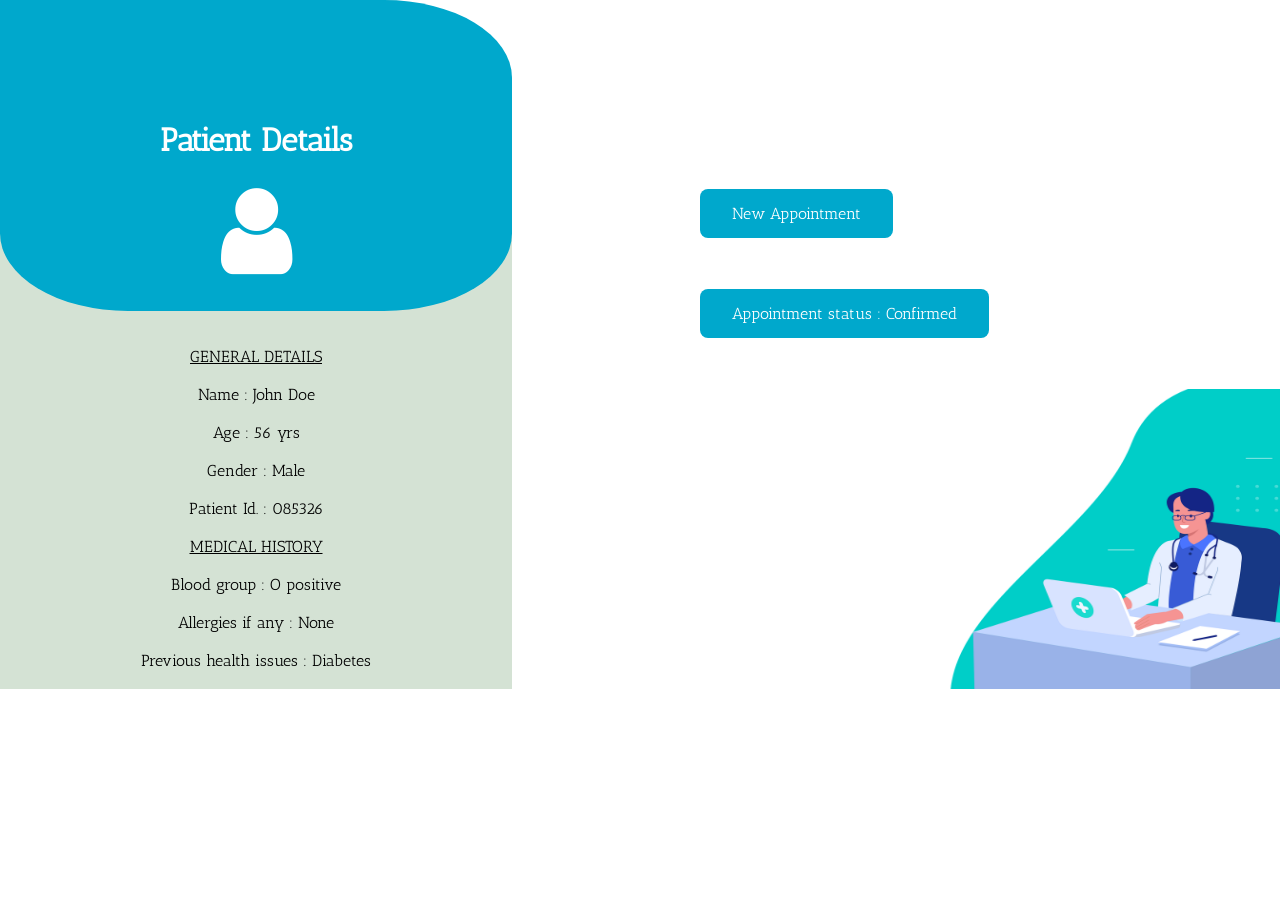
<file: patient_details/patient_details.html>
<!DOCTYPE html>
<html>
<head>
	<title>Patient Details</title>
	<link rel="preconnect" href="https://fonts.gstatic.com">
<link href="https://fonts.googleapis.com/css2?family=Antic+Slab&display=swap" rel="stylesheet">
	<link rel="stylesheet" href="https://cdnjs.cloudflare.com/ajax/libs/font-awesome/4.7.0/css/font-awesome.min.css">
	<link rel="stylesheet" href="patient-style.css">
</head>
<body>
	<div class="container">
		<div class="left-panel-one">
			<h1>Patient Details</h1>
			<i class="fa fa-user" aria-hidden="true"></i>
        </div><br><br>

        <div class="generalDetails">
        	<div class="heading1"><u>General Details</u></div><br>
        	<div class="name">Name : John Doe</div><br>
        	<div class="age">Age : 56 yrs</div><br>
        	<div class="gender">Gender : Male</div><br>
        	<div class="PatientId.">Patient Id. : 085326</div><br>
        </div>

        <div class="medicalHistory">
        	<div class="heading2"><u>Medical History</u></div><br>
        	<div class="blood-group">Blood group : O positive</div><br>
        	<div class="allergies">Allergies if any : None</div><br>
        	<div class="diseases">Previous health issues : Diabetes</div><br>
        </div>

	</div>

	<input type="button" class="button" value="New Appointment" style="float: right;">
    
    <div class="appointment-status">
    	Appointment status : Confirmed
    </div>

    <div class="image"><img src="bg.png" width="500px" height="300px"></div>

  </body>
</body>
</html>
</file>
<file: assets/vendor/venobox/venobox.css>
/* ------ venobox.css --------*/
.vbox-overlay *, .vbox-overlay *:before, .vbox-overlay *:after{
    -webkit-backface-visibility: hidden;
    -webkit-box-sizing:border-box;
    -moz-box-sizing:border-box;
    box-sizing:border-box;
}
.vbox-overlay * { 
    -webkit-backface-visibility: visible;
    backface-visibility: visible;
}
.vbox-overlay{
    display: -webkit-flex;
    display: flex;
    -webkit-flex-direction: column;
    flex-direction: column;
    -webkit-justify-content: center;
    justify-content: center;
    -webkit-align-items: center;
    align-items: center;
    position: fixed;
    left: 0;
    top: 0;
    bottom: 0;
    right: 0;
    z-index: 999999;
}

/* ----- navigation ----- */
.vbox-title{
    width: 100%;
    height: 40px;
    float: left;
    text-align: center;
    line-height: 28px;
    font-size: 12px;
    padding: 6px 50px;
    overflow: hidden;
    position: fixed;
    display: none;
    left: 0;
    z-index: 89;
}
.vbox-close{
    cursor: pointer;
    position: fixed;
    top: -1px;
    right: 0;
    width: 50px;
    height: 40px;
    padding: 6px;
    display: block;
    background-position:10px center;
    overflow: hidden;
    font-size: 24px;
    line-height: 1;
    text-align: center;
    z-index: 99;
}
.vbox-left{
    cursor: pointer;
    position: fixed;
    left: 0;
    height: 40px;
    overflow: hidden;
    line-height: 28px;
    font-size: 12px;
    z-index: 99;
    display: flex;
    align-items:center;
}
.vbox-num{
    display: inline-block;
    margin: 6px 0 6px 15px;
}
/* ----- Social share ----- */
.vbox-share{
    line-height: 28px;
    font-size: 12px;
    overflow: hidden;
    position: fixed;
    left: 0;
    z-index: 98;
    display: flex;
    align-items:center;
    justify-content: center;
    width: 100%;
    text-align: center;
}
.vbox-share svg{
    max-height: 28px;
    width: 28px;
    z-index: 10;
    margin-left: 12px;
    margin-top: 6px;
    margin-bottom: 6px;
    vertical-align: middle;
}


/* ----- navigation ARROWS ----- */
.vbox-next, .vbox-prev{
    position: fixed;
    top: 50%;
    margin-top: -15px;
    overflow: hidden;
    cursor: pointer;
    display: block;
    width: 45px;
    height: 45px;
    z-index: 99;
}
.vbox-next span, .vbox-prev span{
    position: relative;
    width: 20px;
    height: 20px;
    border: 2px solid transparent;
    border-top-color: #B6B6B6;
    border-right-color: #B6B6B6;
    text-indent: -100px;
    position: absolute;
    top: 8px;
    display: block;
}
.vbox-prev{
    left: 15px;
}
.vbox-next{
    right: 15px;
}
.vbox-prev span{
    left: 10px;
    -ms-transform: rotate(-135deg);
    -webkit-transform: rotate(-135deg);
    transform: rotate(-135deg);
}
.vbox-next span{
    -ms-transform: rotate(45deg);
    -webkit-transform: rotate(45deg);
    transform: rotate(45deg);
    right: 10px;
}
/* ------- inline window ------ */
.vbox-inline{
    width: 420px;
    height: 315px;
    height: 70vh;
    padding: 10px;
    background: #fff;
    margin: 0 auto;
    overflow: auto;
    text-align: left;
}
/* ------- Video & iFrames window ------ */
.venoframe{
    max-width: 100%;
    width: 100%;
    border: none;
    width: 100%;
    height: 260px;
    height: 70vh;
}
.venoframe.vbvid{
    height: 260px;
}
@media (min-width: 768px) {
    .venoframe, .vbox-inline{
        width: 90%;
        height: 360px;
        height: 70vh;
    }
    .venoframe.vbvid{
        width: 640px;
        height: 360px;
    }
}
@media (min-width: 992px) {
    .venoframe, .vbox-inline{
        max-width: 1200px;
        width: 80%;
        height: 540px;
        height: 70vh;
    }
    .venoframe.vbvid{
        width: 960px;
        height: 540px;
    }
}
/* 
Please do NOT edit this part! 
or at least read this note: http://i.imgur.com/7C0ws9e.gif
*/
.vbox-open{
    overflow: hidden;
}
.vbox-container{
    position: absolute;
    left: 0;
    right: 0;
    top: 0;
    bottom: 0;
    overflow-x: hidden;
    overflow-y: scroll;
    overflow-scrolling: touch;
    -webkit-overflow-scrolling: touch;
    z-index: 20;
    max-height: 100%;

}

.vbox-content{
    text-align: center;
    float: left;
    width: 100%;
    position: relative;
    overflow: hidden;
    padding: 20px 4%;
}
.vbox-container img{
    max-width: 100%;
    height: auto;
}
.vbox-figlio{
    box-shadow: 0 0 12px rgba(0,0,0,0.19), 0 6px 6px rgba(0,0,0,0.23);
    max-width: 100%;
    text-align: initial;
}
img.vbox-figlio{
    -webkit-user-select: none;
-khtml-user-select: none;
-moz-user-select: none;
-o-user-select: none;
user-select: none;
}
.vbox-content.swipe-left{
    margin-left: -200px !important;
}
.vbox-content.swipe-right{
    margin-left: 200px !important;
}
.vbox-animated{
    webkit-transition: margin 300ms ease-out;
    transition: margin 300ms ease-out;
}

/* ---------- preloader ----------
 * SPINKIT 
 * http://tobiasahlin.com/spinkit/
-------------------------------- */
.sk-double-bounce,.sk-rotating-plane{width:40px;height:40px;margin:40px auto}.sk-rotating-plane{background-color:#333;-webkit-animation:sk-rotatePlane 1.2s infinite ease-in-out;animation:sk-rotatePlane 1.2s infinite ease-in-out}@-webkit-keyframes sk-rotatePlane{0%{-webkit-transform:perspective(120px) rotateX(0) rotateY(0);transform:perspective(120px) rotateX(0) rotateY(0)}50%{-webkit-transform:perspective(120px) rotateX(-180.1deg) rotateY(0);transform:perspective(120px) rotateX(-180.1deg) rotateY(0)}100%{-webkit-transform:perspective(120px) rotateX(-180deg) rotateY(-179.9deg);transform:perspective(120px) rotateX(-180deg) rotateY(-179.9deg)}}@keyframes sk-rotatePlane{0%{-webkit-transform:perspective(120px) rotateX(0) rotateY(0);transform:perspective(120px) rotateX(0) rotateY(0)}50%{-webkit-transform:perspective(120px) rotateX(-180.1deg) rotateY(0);transform:perspective(120px) rotateX(-180.1deg) rotateY(0)}100%{-webkit-transform:perspective(120px) rotateX(-180deg) rotateY(-179.9deg);transform:perspective(120px) rotateX(-180deg) rotateY(-179.9deg)}}.sk-double-bounce{position:relative}.sk-double-bounce .sk-child{width:100%;height:100%;border-radius:50%;background-color:#333;opacity:.6;position:absolute;top:0;left:0;-webkit-animation:sk-doubleBounce 2s infinite ease-in-out;animation:sk-doubleBounce 2s infinite ease-in-out}.sk-chasing-dots .sk-child,.sk-spinner-pulse,.sk-three-bounce .sk-child{background-color:#333;border-radius:100%}.sk-double-bounce .sk-double-bounce2{-webkit-animation-delay:-1s;animation-delay:-1s}@-webkit-keyframes sk-doubleBounce{0%,100%{-webkit-transform:scale(0);transform:scale(0)}50%{-webkit-transform:scale(1);transform:scale(1)}}@keyframes sk-doubleBounce{0%,100%{-webkit-transform:scale(0);transform:scale(0)}50%{-webkit-transform:scale(1);transform:scale(1)}}.sk-wave{margin:40px auto;width:50px;height:40px;text-align:center;font-size:10px}.sk-wave .sk-rect{background-color:#333;height:100%;width:6px;display:inline-block;-webkit-animation:sk-waveStretchDelay 1.2s infinite ease-in-out;animation:sk-waveStretchDelay 1.2s infinite ease-in-out}.sk-wave .sk-rect1{-webkit-animation-delay:-1.2s;animation-delay:-1.2s}.sk-wave .sk-rect2{-webkit-animation-delay:-1.1s;animation-delay:-1.1s}.sk-wave .sk-rect3{-webkit-animation-delay:-1s;animation-delay:-1s}.sk-wave .sk-rect4{-webkit-animation-delay:-.9s;animation-delay:-.9s}.sk-wave .sk-rect5{-webkit-animation-delay:-.8s;animation-delay:-.8s}@-webkit-keyframes sk-waveStretchDelay{0%,100%,40%{-webkit-transform:scaleY(.4);transform:scaleY(.4)}20%{-webkit-transform:scaleY(1);transform:scaleY(1)}}@keyframes sk-waveStretchDelay{0%,100%,40%{-webkit-transform:scaleY(.4);transform:scaleY(.4)}20%{-webkit-transform:scaleY(1);transform:scaleY(1)}}.sk-wandering-cubes{margin:40px auto;width:40px;height:40px;position:relative}.sk-wandering-cubes .sk-cube{background-color:#333;width:10px;height:10px;position:absolute;top:0;left:0;-webkit-animation:sk-wanderingCube 1.8s ease-in-out -1.8s infinite both;animation:sk-wanderingCube 1.8s ease-in-out -1.8s infinite both}.sk-chasing-dots,.sk-spinner-pulse{width:40px;height:40px;margin:40px auto}.sk-wandering-cubes .sk-cube2{-webkit-animation-delay:-.9s;animation-delay:-.9s}@-webkit-keyframes sk-wanderingCube{0%{-webkit-transform:rotate(0);transform:rotate(0)}25%{-webkit-transform:translateX(30px) rotate(-90deg) scale(.5);transform:translateX(30px) rotate(-90deg) scale(.5)}50%{-webkit-transform:translateX(30px) translateY(30px) rotate(-179deg);transform:translateX(30px) translateY(30px) rotate(-179deg)}50.1%{-webkit-transform:translateX(30px) translateY(30px) rotate(-180deg);transform:translateX(30px) translateY(30px) rotate(-180deg)}75%{-webkit-transform:translateX(0) translateY(30px) rotate(-270deg) scale(.5);transform:translateX(0) translateY(30px) rotate(-270deg) scale(.5)}100%{-webkit-transform:rotate(-360deg);transform:rotate(-360deg)}}@keyframes sk-wanderingCube{0%{-webkit-transform:rotate(0);transform:rotate(0)}25%{-webkit-transform:translateX(30px) rotate(-90deg) scale(.5);transform:translateX(30px) rotate(-90deg) scale(.5)}50%{-webkit-transform:translateX(30px) translateY(30px) rotate(-179deg);transform:translateX(30px) translateY(30px) rotate(-179deg)}50.1%{-webkit-transform:translateX(30px) translateY(30px) rotate(-180deg);transform:translateX(30px) translateY(30px) rotate(-180deg)}75%{-webkit-transform:translateX(0) translateY(30px) rotate(-270deg) scale(.5);transform:translateX(0) translateY(30px) rotate(-270deg) scale(.5)}100%{-webkit-transform:rotate(-360deg);transform:rotate(-360deg)}}.sk-spinner-pulse{-webkit-animation:sk-pulseScaleOut 1s infinite ease-in-out;animation:sk-pulseScaleOut 1s infinite ease-in-out}@-webkit-keyframes sk-pulseScaleOut{0%{-webkit-transform:scale(0);transform:scale(0)}100%{-webkit-transform:scale(1);transform:scale(1);opacity:0}}@keyframes sk-pulseScaleOut{0%{-webkit-transform:scale(0);transform:scale(0)}100%{-webkit-transform:scale(1);transform:scale(1);opacity:0}}.sk-chasing-dots{position:relative;text-align:center;-webkit-animation:sk-chasingDotsRotate 2s infinite linear;animation:sk-chasingDotsRotate 2s infinite linear}.sk-chasing-dots .sk-child{width:60%;height:60%;display:inline-block;position:absolute;top:0;-webkit-animation:sk-chasingDotsBounce 2s infinite ease-in-out;animation:sk-chasingDotsBounce 2s infinite ease-in-out}.sk-chasing-dots .sk-dot2{top:auto;bottom:0;-webkit-animation-delay:-1s;animation-delay:-1s}@-webkit-keyframes sk-chasingDotsRotate{100%{-webkit-transform:rotate(360deg);transform:rotate(360deg)}}@keyframes sk-chasingDotsRotate{100%{-webkit-transform:rotate(360deg);transform:rotate(360deg)}}@-webkit-keyframes sk-chasingDotsBounce{0%,100%{-webkit-transform:scale(0);transform:scale(0)}50%{-webkit-transform:scale(1);transform:scale(1)}}@keyframes sk-chasingDotsBounce{0%,100%{-webkit-transform:scale(0);transform:scale(0)}50%{-webkit-transform:scale(1);transform:scale(1)}}.sk-three-bounce{margin:40px auto;width:80px;text-align:center}.sk-three-bounce .sk-child{width:20px;height:20px;display:inline-block;-webkit-animation:sk-three-bounce 1.4s ease-in-out 0s infinite both;animation:sk-three-bounce 1.4s ease-in-out 0s infinite both}.sk-circle .sk-child:before,.sk-fading-circle .sk-circle:before{display:block;border-radius:100%;content:'';background-color:#333}.sk-three-bounce .sk-bounce1{-webkit-animation-delay:-.32s;animation-delay:-.32s}.sk-three-bounce .sk-bounce2{-webkit-animation-delay:-.16s;animation-delay:-.16s}@-webkit-keyframes sk-three-bounce{0%,100%,80%{-webkit-transform:scale(0);transform:scale(0)}40%{-webkit-transform:scale(1);transform:scale(1)}}@keyframes sk-three-bounce{0%,100%,80%{-webkit-transform:scale(0);transform:scale(0)}40%{-webkit-transform:scale(1);transform:scale(1)}}.sk-circle{margin:40px auto;width:40px;height:40px;position:relative}.sk-circle .sk-child{width:100%;height:100%;position:absolute;left:0;top:0}.sk-circle .sk-child:before{margin:0 auto;width:15%;height:15%;-webkit-animation:sk-circleBounceDelay 1.2s infinite ease-in-out both;animation:sk-circleBounceDelay 1.2s infinite ease-in-out both}.sk-circle .sk-circle2{-webkit-transform:rotate(30deg);-ms-transform:rotate(30deg);transform:rotate(30deg)}.sk-circle .sk-circle3{-webkit-transform:rotate(60deg);-ms-transform:rotate(60deg);transform:rotate(60deg)}.sk-circle .sk-circle4{-webkit-transform:rotate(90deg);-ms-transform:rotate(90deg);transform:rotate(90deg)}.sk-circle .sk-circle5{-webkit-transform:rotate(120deg);-ms-transform:rotate(120deg);transform:rotate(120deg)}.sk-circle .sk-circle6{-webkit-transform:rotate(150deg);-ms-transform:rotate(150deg);transform:rotate(150deg)}.sk-circle .sk-circle7{-webkit-transform:rotate(180deg);-ms-transform:rotate(180deg);transform:rotate(180deg)}.sk-circle .sk-circle8{-webkit-transform:rotate(210deg);-ms-transform:rotate(210deg);transform:rotate(210deg)}.sk-circle .sk-circle9{-webkit-transform:rotate(240deg);-ms-transform:rotate(240deg);transform:rotate(240deg)}.sk-circle .sk-circle10{-webkit-transform:rotate(270deg);-ms-transform:rotate(270deg);transform:rotate(270deg)}.sk-circle .sk-circle11{-webkit-transform:rotate(300deg);-ms-transform:rotate(300deg);transform:rotate(300deg)}.sk-circle .sk-circle12{-webkit-transform:rotate(330deg);-ms-transform:rotate(330deg);transform:rotate(330deg)}.sk-circle .sk-circle2:before{-webkit-animation-delay:-1.1s;animation-delay:-1.1s}.sk-circle .sk-circle3:before{-webkit-animation-delay:-1s;animation-delay:-1s}.sk-circle .sk-circle4:before{-webkit-animation-delay:-.9s;animation-delay:-.9s}.sk-circle .sk-circle5:before{-webkit-animation-delay:-.8s;animation-delay:-.8s}.sk-circle .sk-circle6:before{-webkit-animation-delay:-.7s;animation-delay:-.7s}.sk-circle .sk-circle7:before{-webkit-animation-delay:-.6s;animation-delay:-.6s}.sk-circle .sk-circle8:before{-webkit-animation-delay:-.5s;animation-delay:-.5s}.sk-circle .sk-circle9:before{-webkit-animation-delay:-.4s;animation-delay:-.4s}.sk-circle .sk-circle10:before{-webkit-animation-delay:-.3s;animation-delay:-.3s}.sk-circle .sk-circle11:before{-webkit-animation-delay:-.2s;animation-delay:-.2s}.sk-circle .sk-circle12:before{-webkit-animation-delay:-.1s;animation-delay:-.1s}@-webkit-keyframes sk-circleBounceDelay{0%,100%,80%{-webkit-transform:scale(0);transform:scale(0)}40%{-webkit-transform:scale(1);transform:scale(1)}}@keyframes sk-circleBounceDelay{0%,100%,80%{-webkit-transform:scale(0);transform:scale(0)}40%{-webkit-transform:scale(1);transform:scale(1)}}.sk-cube-grid{width:40px;height:40px;margin:40px auto}.sk-cube-grid .sk-cube{width:33.33%;height:33.33%;background-color:#333;float:left;-webkit-animation:sk-cubeGridScaleDelay 1.3s infinite ease-in-out;animation:sk-cubeGridScaleDelay 1.3s infinite ease-in-out}.sk-cube-grid .sk-cube1{-webkit-animation-delay:.2s;animation-delay:.2s}.sk-cube-grid .sk-cube2{-webkit-animation-delay:.3s;animation-delay:.3s}.sk-cube-grid .sk-cube3{-webkit-animation-delay:.4s;animation-delay:.4s}.sk-cube-grid .sk-cube4{-webkit-animation-delay:.1s;animation-delay:.1s}.sk-cube-grid .sk-cube5{-webkit-animation-delay:.2s;animation-delay:.2s}.sk-cube-grid .sk-cube6{-webkit-animation-delay:.3s;animation-delay:.3s}.sk-cube-grid .sk-cube7{-webkit-animation-delay:0ms;animation-delay:0ms}.sk-cube-grid .sk-cube8{-webkit-animation-delay:.1s;animation-delay:.1s}.sk-cube-grid .sk-cube9{-webkit-animation-delay:.2s;animation-delay:.2s}@-webkit-keyframes sk-cubeGridScaleDelay{0%,100%,70%{-webkit-transform:scale3D(1,1,1);transform:scale3D(1,1,1)}35%{-webkit-transform:scale3D(0,0,1);transform:scale3D(0,0,1)}}@keyframes sk-cubeGridScaleDelay{0%,100%,70%{-webkit-transform:scale3D(1,1,1);transform:scale3D(1,1,1)}35%{-webkit-transform:scale3D(0,0,1);transform:scale3D(0,0,1)}}.sk-fading-circle{margin:40px auto;width:40px;height:40px;position:relative}.sk-fading-circle .sk-circle{width:100%;height:100%;position:absolute;left:0;top:0}.sk-fading-circle .sk-circle:before{margin:0 auto;width:15%;height:15%;-webkit-animation:sk-circleFadeDelay 1.2s infinite ease-in-out both;animation:sk-circleFadeDelay 1.2s infinite ease-in-out both}.sk-fading-circle .sk-circle2{-webkit-transform:rotate(30deg);-ms-transform:rotate(30deg);transform:rotate(30deg)}.sk-fading-circle .sk-circle3{-webkit-transform:rotate(60deg);-ms-transform:rotate(60deg);transform:rotate(60deg)}.sk-fading-circle .sk-circle4{-webkit-transform:rotate(90deg);-ms-transform:rotate(90deg);transform:rotate(90deg)}.sk-fading-circle .sk-circle5{-webkit-transform:rotate(120deg);-ms-transform:rotate(120deg);transform:rotate(120deg)}.sk-fading-circle .sk-circle6{-webkit-transform:rotate(150deg);-ms-transform:rotate(150deg);transform:rotate(150deg)}.sk-fading-circle .sk-circle7{-webkit-transform:rotate(180deg);-ms-transform:rotate(180deg);transform:rotate(180deg)}.sk-fading-circle .sk-circle8{-webkit-transform:rotate(210deg);-ms-transform:rotate(210deg);transform:rotate(210deg)}.sk-fading-circle .sk-circle9{-webkit-transform:rotate(240deg);-ms-transform:rotate(240deg);transform:rotate(240deg)}.sk-fading-circle .sk-circle10{-webkit-transform:rotate(270deg);-ms-transform:rotate(270deg);transform:rotate(270deg)}.sk-fading-circle .sk-circle11{-webkit-transform:rotate(300deg);-ms-transform:rotate(300deg);transform:rotate(300deg)}.sk-fading-circle .sk-circle12{-webkit-transform:rotate(330deg);-ms-transform:rotate(330deg);transform:rotate(330deg)}.sk-fading-circle .sk-circle2:before{-webkit-animation-delay:-1.1s;animation-delay:-1.1s}.sk-fading-circle .sk-circle3:before{-webkit-animation-delay:-1s;animation-delay:-1s}.sk-fading-circle .sk-circle4:before{-webkit-animation-delay:-.9s;animation-delay:-.9s}.sk-fading-circle .sk-circle5:before{-webkit-animation-delay:-.8s;animation-delay:-.8s}.sk-fading-circle .sk-circle6:before{-webkit-animation-delay:-.7s;animation-delay:-.7s}.sk-fading-circle .sk-circle7:before{-webkit-animation-delay:-.6s;animation-delay:-.6s}.sk-fading-circle .sk-circle8:before{-webkit-animation-delay:-.5s;animation-delay:-.5s}.sk-fading-circle .sk-circle9:before{-webkit-animation-delay:-.4s;animation-delay:-.4s}.sk-fading-circle .sk-circle10:before{-webkit-animation-delay:-.3s;animation-delay:-.3s}.sk-fading-circle .sk-circle11:before{-webkit-animation-delay:-.2s;animation-delay:-.2s}.sk-fading-circle .sk-circle12:before{-webkit-animation-delay:-.1s;animation-delay:-.1s}@-webkit-keyframes sk-circleFadeDelay{0%,100%,39%{opacity:0}40%{opacity:1}}@keyframes sk-circleFadeDelay{0%,100%,39%{opacity:0}40%{opacity:1}}.sk-folding-cube{margin:40px auto;width:40px;height:40px;position:relative;-webkit-transform:rotateZ(45deg);transform:rotateZ(45deg)}.sk-folding-cube .sk-cube{float:left;width:50%;height:50%;position:relative;-webkit-transform:scale(1.1);-ms-transform:scale(1.1);transform:scale(1.1)}.sk-folding-cube .sk-cube:before{content:'';position:absolute;top:0;left:0;width:100%;height:100%;background-color:#333;-webkit-animation:sk-foldCubeAngle 2.4s infinite linear both;animation:sk-foldCubeAngle 2.4s infinite linear both;-webkit-transform-origin:100% 100%;-ms-transform-origin:100% 100%;transform-origin:100% 100%}.sk-folding-cube .sk-cube2{-webkit-transform:scale(1.1) rotateZ(90deg);transform:scale(1.1) rotateZ(90deg)}.sk-folding-cube .sk-cube3{-webkit-transform:scale(1.1) rotateZ(180deg);transform:scale(1.1) rotateZ(180deg)}.sk-folding-cube .sk-cube4{-webkit-transform:scale(1.1) rotateZ(270deg);transform:scale(1.1) rotateZ(270deg)}.sk-folding-cube .sk-cube2:before{-webkit-animation-delay:.3s;animation-delay:.3s}.sk-folding-cube .sk-cube3:before{-webkit-animation-delay:.6s;animation-delay:.6s}.sk-folding-cube .sk-cube4:before{-webkit-animation-delay:.9s;animation-delay:.9s}@-webkit-keyframes sk-foldCubeAngle{0%,10%{-webkit-transform:perspective(140px) rotateX(-180deg);transform:perspective(140px) rotateX(-180deg);opacity:0}25%,75%{-webkit-transform:perspective(140px) rotateX(0);transform:perspective(140px) rotateX(0);opacity:1}100%,90%{-webkit-transform:perspective(140px) rotateY(180deg);transform:perspective(140px) rotateY(180deg);opacity:0}}@keyframes sk-foldCubeAngle{0%,10%{-webkit-transform:perspective(140px) rotateX(-180deg);transform:perspective(140px) rotateX(-180deg);opacity:0}25%,75%{-webkit-transform:perspective(140px) rotateX(0);transform:perspective(140px) rotateX(0);opacity:1}100%,90%{-webkit-transform:perspective(140px) rotateY(180deg);transform:perspective(140px) rotateY(180deg);opacity:0}}
</file>
<file: patient_details/patient-style.css>
body {
	margin: 0;
	padding: 0;
}

.container {
	position: relative;
	display: flex;
	flex-direction: column;
	height: 100%;
	width: 40%;
	background-color: #d4e2d4;
	border-top-right-radius: 25%;
}

.left-panel-one {
	padding-top: 100px;
	padding-bottom: 30px;
	background-color: #00a8cc;
	margin: 0px;
	border-bottom-left-radius:25%;
    border-bottom-right-radius:25%;
    border-top-right-radius: 25%;
    text-align: center;
    color: white;
}

.fa-user {
	color: white;
	font-size: 100px;
}
 
h1 {
	font-family: 'Antic Slab', serif;
}

.generalDetails {
	font-size: 16px;
	font-family: 'Antic Slab', serif;
	text-align: center;
}

.heading1 {
	text-align: center;
	text-transform: uppercase;
	font-size: 16px;
	font-family: 'Antic Slab', serif;
}

.heading2 {
	text-align: center;
	text-transform: uppercase;
	font-size: 16px;
	font-family: 'Antic Slab', serif;
}

.medicalHistory {
	font-size: 16px;
	font-family: 'Antic Slab', serif;
	text-align: center;
}

.button {
	position: absolute;
	margin-left: 700px;
	margin-top: -500px;
	background-color: #00a8cc;
    border: none;
    color: white;
    padding: 15px 32px;
    text-align: center;
    text-decoration: none;
    display: inline-block;
    font-size: 16px;
    border-radius: 8px;
    font-family: 'Antic Slab', serif;
}

.button:hover {
	box-shadow: 0 12px 16px 0 rgba(0,0,0,0.24), 0 17px 50px 0 rgba(0,0,0,0.19);
}

.appointment-status {
	font-family: 'Antic Slab', serif;
	position: absolute;
	margin-left: 700px;
	margin-top: -400px;
	background-color: #00a8cc;
    border: none;
    color: white;
    padding: 15px 32px;
    text-align: center;
    display: inline-block;
    font-size: 16px;
    border-radius: 8px;
    font-size: 16px;
}

.image {
	position: absolute;
	margin-left: 800px;
	margin-top: -300px;
}
</file>
<file: assets/css/style.css>
/**
* Template Name: Bhiśaj - v2.1.0
* Template URL: https://bootstrapmade.com/Bhiśaj-free-medical-bootstrap-theme/
* Author: BootstrapMade.com
* License: https://bootstrapmade.com/license/
*/

/*--------------------------------------------------------------
# General
--------------------------------------------------------------*/
body {
  font-family: "Open Sans", sans-serif;
  color: #444444;
}

a {
  color: #1977cc;
}

a:hover {
  color: #3291e6;
  text-decoration: none;
}

h1, h2, h3, h4, h5, h6 {
  font-family: "Raleway", sans-serif;
}

/*--------------------------------------------------------------
# Preloader
--------------------------------------------------------------*/
#preloader {
  position: fixed;
  top: 0;
  left: 0;
  right: 0;
  bottom: 0;
  z-index: 9999;
  overflow: hidden;
  background: #fff;
}

#preloader:before {
  content: "";
  position: fixed;
  top: calc(50% - 30px);
  left: calc(50% - 30px);
  border: 6px solid #1977cc;
  border-top-color: #d1e6f9;
  border-radius: 50%;
  width: 60px;
  height: 60px;
  -webkit-animation: animate-preloader 1s linear infinite;
  animation: animate-preloader 1s linear infinite;
}

@-webkit-keyframes animate-preloader {
  0% {
    transform: rotate(0deg);
  }
  100% {
    transform: rotate(360deg);
  }
}

@keyframes animate-preloader {
  0% {
    transform: rotate(0deg);
  }
  100% {
    transform: rotate(360deg);
  }
}

/*--------------------------------------------------------------
# Back to top button
--------------------------------------------------------------*/
.back-to-top {
  position: fixed;
  display: none;
  right: 15px;
  bottom: 15px;
  z-index: 99999;
}

.back-to-top i {
  display: flex;
  align-items: center;
  justify-content: center;
  font-size: 24px;
  width: 40px;
  height: 40px;
  border-radius: 50px;
  background: #1977cc;
  color: #fff;
  transition: all 0.4s;
}

.back-to-top i:hover {
  background: #1c84e3;
  color: #fff;
}

.datepicker-dropdown {
  padding: 20px !important;
}

/*--------------------------------------------------------------
# Top Bar
--------------------------------------------------------------*/
#topbar {
  background: #fff;
  height: 40px;
  font-size: 14px;
  transition: all 0.5s;
}

#topbar.topbar-scrolled {
  top: -40px;
}

#topbar .contact-info a {
  line-height: 1;
  color: #444444;
  transition: 0.3s;
}

#topbar .contact-info a:hover {
  color: #1977cc;
}

#topbar .contact-info i {
  color: #1977cc;
  padding-right: 4px;
  margin-left: 15px;
}

#topbar .contact-info i:first-child {
  margin-left: 0;
}

#topbar .social-links a {
  color: #437099;
  padding-left: 15px;
  display: inline-block;
  line-height: 1px;
  transition: 0.3s;
}

#topbar .social-links a:hover {
  color: #1977cc;
}

#topbar .social-links a:first-child {
  border-left: 0;
}

/*--------------------------------------------------------------
# Header
--------------------------------------------------------------*/
#header {
  background: #fff;
  transition: all 0.5s;
  z-index: 997;
  padding: 15px 0;
  top: 40px;
  box-shadow: 0px 2px 15px rgba(25, 119, 204, 0.1);
}

#header.header-scrolled {
  top: 0;
}

#header .logo {
  font-size: 32px;
  margin: 0;
  padding: 0;
  line-height: 1;
  font-weight: 700;
  letter-spacing: 0.5px;
  font-family: "Poppins", sans-serif;
}

#header .logo a {
  color: #2c4964;
}

#header .logo img {
  max-height: 40px;
}

@media (max-width: 992px) {
  #header {
    top: 0;
  }
  #header .logo {
    font-size: 28px;
  }
}

/*--------------------------------------------------------------
# Navigation Menu
--------------------------------------------------------------*/
/* Desktop Navigation */
.nav-menu ul {
  margin: 0;
  padding: 0;
  list-style: none;
}

.nav-menu > ul {
  display: flex;
}

.nav-menu > ul > li {
  position: relative;
  white-space: nowrap;
  padding: 8px 0 8px 20px;
}

.nav-menu a {
  display: block;
  position: relative;
  color: #2c4964;
  transition: 0.3s;
  font-size: 14px;
  font-family: "Open Sans", sans-serif;
  padding: 5px 2px;
  border-bottom: 2px solid #fff;
}

.nav-menu a:hover, .nav-menu .active > a, .nav-menu li:hover > a {
  color: #1977cc;
  border-color: #1977cc;
}

.nav-menu .drop-down ul {
  display: block;
  position: absolute;
  left: 20px;
  top: calc(100% + 30px);
  z-index: 99;
  opacity: 0;
  visibility: hidden;
  padding: 10px 0;
  background: #fff;
  box-shadow: 0px 0px 30px rgba(127, 137, 161, 0.25);
  transition: 0.3s;
}

.nav-menu .drop-down:hover > ul {
  opacity: 1;
  top: 100%;
  visibility: visible;
}

.nav-menu .drop-down li {
  min-width: 180px;
  position: relative;
}

.nav-menu .drop-down ul a {
  padding: 10px 20px;
  font-size: 14px;
  font-weight: 500;
  text-transform: none;
  color: #082744;
  border: none;
}

.nav-menu .drop-down ul a:hover, .nav-menu .drop-down ul .active > a, .nav-menu .drop-down ul li:hover > a {
  color: #1977cc;
}

.nav-menu .drop-down > a:after {
  content: "\ea99";
  font-family: IcoFont;
  padding-left: 5px;
}

.nav-menu .drop-down .drop-down ul {
  top: 0;
  left: calc(100% - 30px);
}

.nav-menu .drop-down .drop-down:hover > ul {
  opacity: 1;
  top: 0;
  left: 100%;
}

.nav-menu .drop-down .drop-down > a {
  padding-right: 35px;
}

.nav-menu .drop-down .drop-down > a:after {
  content: "\eaa0";
  font-family: IcoFont;
  position: absolute;
  right: 15px;
}

@media (max-width: 1366px) {
  .nav-menu .drop-down .drop-down ul {
    left: -90%;
  }
  .nav-menu .drop-down .drop-down:hover > ul {
    left: -100%;
  }
  .nav-menu .drop-down .drop-down > a:after {
    content: "\ea9d";
  }
}

/* Get Startet Button */
.appointment-btn {
  margin-left: 25px;
  background: #1977cc;
  color: #fff;
  border-radius: 50px;
  padding: 8px 25px;
  white-space: nowrap;
  transition: 0.3s;
  font-size: 14px;
  display: inline-block;
}

.appointment-btn:hover {
  background: #166ab5;
  color: #fff;
}

@media (max-width: 768px) {
  .appointment-btn {
    margin: 0 48px 0 0;
    padding: 6px 18px;
  }
}

/* Mobile Navigation */
.mobile-nav-toggle {
  position: fixed;
  right: 15px;
  top: 15px;
  z-index: 9998;
  border: 0;
  background: none;
  font-size: 24px;
  transition: all 0.4s;
  outline: none !important;
  line-height: 1;
  cursor: pointer;
  text-align: right;
}

.mobile-nav-toggle i {
  color: #1977cc;
}

.mobile-nav {
  position: fixed;
  top: 55px;
  right: 15px;
  bottom: 15px;
  left: 15px;
  z-index: 9999;
  overflow-y: auto;
  background: #fff;
  transition: ease-in-out 0.2s;
  opacity: 0;
  visibility: hidden;
  border-radius: 10px;
  padding: 10px 0;
}

.mobile-nav * {
  margin: 0;
  padding: 0;
  list-style: none;
}

.mobile-nav a {
  display: block;
  position: relative;
  color: #2c4964;
  padding: 10px 20px;
  font-weight: 500;
  outline: none;
}

.mobile-nav a:hover, .mobile-nav .active > a, .mobile-nav li:hover > a {
  color: #1977cc;
  text-decoration: none;
}

.mobile-nav .drop-down > a:after {
  content: "\ea99";
  font-family: IcoFont;
  padding-left: 10px;
  position: absolute;
  right: 15px;
}

.mobile-nav .active.drop-down > a:after {
  content: "\eaa1";
}

.mobile-nav .drop-down > a {
  padding-right: 35px;
}

.mobile-nav .drop-down ul {
  display: none;
  overflow: hidden;
}

.mobile-nav .drop-down li {
  padding-left: 20px;
}

.mobile-nav-overly {
  width: 100%;
  height: 100%;
  z-index: 9997;
  top: 0;
  left: 0;
  position: fixed;
  background: rgba(28, 47, 65, 0.6);
  overflow: hidden;
  display: none;
  transition: ease-in-out 0.2s;
}

.mobile-nav-active {
  overflow: hidden;
}

.mobile-nav-active .mobile-nav {
  opacity: 1;
  visibility: visible;
}

.mobile-nav-active .mobile-nav-toggle i {
  color: #fff;
}

/*--------------------------------------------------------------
# Hero Section
--------------------------------------------------------------*/
#hero {
  width: 100%;
  height: 90vh;
  background: url("../img/hero-bg.jpg") top center;
  background-size: cover;
  position: relative;
  margin-bottom: -200px;
}

#hero .container {
  position: relative;
}

#hero h1 {
  margin: 0;
  font-size: 48px;
  font-weight: 700;
  line-height: 56px;
  text-transform: uppercase;
  color: #2c4964;
}

#hero h2 {
  color: #2c4964;
  margin: 10px 0 0 0;
  font-size: 24px;
}

#hero .btn-get-started {
  font-family: "Raleway", sans-serif;
  text-transform: uppercase;
  font-weight: 500;
  font-size: 14px;
  letter-spacing: 1px;
  display: inline-block;
  padding: 12px 35px;
  margin-top: 30px;
  border-radius: 50px;
  transition: 0.5s;
  color: #fff;
  background: #1977cc;
}

#hero .btn-get-started:hover {
  background: #3291e6;
}

@media (min-width: 1024px) {
  #hero {
    background-attachment: fixed;
  }
}

@media (max-width: 992px) {
  #hero {
    margin-bottom: 0;
    height: 100vh;
  }
  #hero .container {
    padding-bottom: 63px;
  }
  #hero h1 {
    font-size: 28px;
    line-height: 36px;
  }
  #hero h2 {
    font-size: 18px;
    line-height: 24px;
    margin-bottom: 30px;
  }
}

@media (max-height: 500px) {
  #hero {
    height: auto;
  }
}

/*--------------------------------------------------------------
# Sections General
--------------------------------------------------------------*/
section {
  padding: 60px 0;
  overflow: hidden;
}

.section-bg {
  background-color: #f1f7fd;
}

.section-title {
  text-align: center;
  padding-bottom: 30px;
}

.section-title h2 {
  font-size: 32px;
  font-weight: bold;
  margin-bottom: 20px;
  padding-bottom: 20px;
  position: relative;
  color: #2c4964;
}

.section-title h2::before {
  content: '';
  position: absolute;
  display: block;
  width: 120px;
  height: 1px;
  background: #ddd;
  bottom: 1px;
  left: calc(50% - 60px);
}

.section-title h2::after {
  content: '';
  position: absolute;
  display: block;
  width: 40px;
  height: 3px;
  background: #1977cc;
  bottom: 0;
  left: calc(50% - 20px);
}

.section-title p {
  margin-bottom: 0;
}

/*--------------------------------------------------------------
# Breadcrumbs
--------------------------------------------------------------*/
.breadcrumbs {
  padding: 20px 0;
  background-color: #f1f7fd;
  min-height: 40px;
  margin-top: 120px;
}

@media (max-width: 992px) {
  .breadcrumbs {
    margin-top: 63px;
  }
}

.breadcrumbs h2 {
  font-size: 24px;
  font-weight: 300;
  margin: 0;
}

@media (max-width: 992px) {
  .breadcrumbs h2 {
    margin: 0 0 10px 0;
  }
}

.breadcrumbs ol {
  display: flex;
  flex-wrap: wrap;
  list-style: none;
  padding: 0;
  margin: 0;
  font-size: 14px;
}

.breadcrumbs ol li + li {
  padding-left: 10px;
}

.breadcrumbs ol li + li::before {
  display: inline-block;
  padding-right: 10px;
  color: #6c757d;
  content: "/";
}

@media (max-width: 768px) {
  .breadcrumbs .d-flex {
    display: block !important;
  }
  .breadcrumbs ol {
    display: block;
  }
  .breadcrumbs ol li {
    display: inline-block;
  }
}

/*--------------------------------------------------------------
# Why Us
--------------------------------------------------------------*/
.why-us .content {
  padding: 30px;
  background: #1977cc;
  border-radius: 4px;
  color: #fff;
}

.why-us .content h3 {
  font-weight: 700;
  font-size: 34px;
  margin-bottom: 30px;
}

.why-us .content p {
  margin-bottom: 30px;
}

.why-us .content .more-btn {
  display: inline-block;
  background: rgba(255, 255, 255, 0.2);
  padding: 6px 30px 8px 30px;
  color: #fff;
  border-radius: 50px;
  transition: all ease-in-out 0.4s;
}

.why-us .content .more-btn i {
  font-size: 14px;
}

.why-us .content .more-btn:hover {
  color: #1977cc;
  background: #fff;
}

.why-us .icon-boxes .icon-box {
  text-align: center;
  border-radius: 10px;
  background: #fff;
  box-shadow: 0px 2px 15px rgba(0, 0, 0, 0.1);
  padding: 40px 30px;
  width: 100%;
}

.why-us .icon-boxes .icon-box i {
  font-size: 40px;
  color: #1977cc;
  margin-bottom: 30px;
}

.why-us .icon-boxes .icon-box h4 {
  font-size: 20px;
  font-weight: 700;
  margin: 0 0 30px 0;
}

.why-us .icon-boxes .icon-box p {
  font-size: 15px;
  color: #848484;
}

/*--------------------------------------------------------------
# About
--------------------------------------------------------------*/
.about .icon-boxes h4 {
  font-size: 18px;
  color: #4b7dab;
  margin-bottom: 15px;
}

.about .icon-boxes h3 {
  font-size: 28px;
  font-weight: 700;
  color: #2c4964;
  margin-bottom: 15px;
}

.about .icon-box {
  margin-top: 40px;
}

.about .icon-box .icon {
  float: left;
  display: flex;
  align-items: center;
  justify-content: center;
  width: 64px;
  height: 64px;
  border: 2px solid #8dc2f1;
  border-radius: 50px;
  transition: 0.5s;
}

.about .icon-box .icon i {
  color: #1977cc;
  font-size: 32px;
}

.about .icon-box:hover .icon {
  background: #1977cc;
  border-color: #1977cc;
}

.about .icon-box:hover .icon i {
  color: #fff;
}

.about .icon-box .title {
  margin-left: 85px;
  font-weight: 700;
  margin-bottom: 10px;
  font-size: 18px;
}

.about .icon-box .title a {
  color: #343a40;
  transition: 0.3s;
}

.about .icon-box .title a:hover {
  color: #1977cc;
}

.about .icon-box .description {
  margin-left: 85px;
  line-height: 24px;
  font-size: 14px;
}

.about .video-box {
  background: url("../img/about.jpg") center center no-repeat;
  background-size: cover;
  min-height: 500px;
}

.about .play-btn {
  width: 94px;
  height: 94px;
  background: radial-gradient(#1977cc 50%, rgba(25, 119, 204, 0.4) 52%);
  border-radius: 50%;
  display: block;
  position: absolute;
  left: calc(50% - 47px);
  top: calc(50% - 47px);
  overflow: hidden;
}

.about .play-btn::after {
  content: '';
  position: absolute;
  left: 50%;
  top: 50%;
  transform: translateX(-40%) translateY(-50%);
  width: 0;
  height: 0;
  border-top: 10px solid transparent;
  border-bottom: 10px solid transparent;
  border-left: 15px solid #fff;
  z-index: 100;
  transition: all 400ms cubic-bezier(0.55, 0.055, 0.675, 0.19);
}

.about .play-btn::before {
  content: '';
  position: absolute;
  width: 120px;
  height: 120px;
  -webkit-animation-delay: 0s;
  animation-delay: 0s;
  -webkit-animation: pulsate-btn 2s;
  animation: pulsate-btn 2s;
  -webkit-animation-direction: forwards;
  animation-direction: forwards;
  -webkit-animation-iteration-count: infinite;
  animation-iteration-count: infinite;
  -webkit-animation-timing-function: steps;
  animation-timing-function: steps;
  opacity: 1;
  border-radius: 50%;
  border: 5px solid rgba(25, 119, 204, 0.7);
  top: -15%;
  left: -15%;
  background: rgba(198, 16, 0, 0);
}

.about .play-btn:hover::after {
  border-left: 15px solid #1977cc;
  transform: scale(20);
}

.about .play-btn:hover::before {
  content: '';
  position: absolute;
  left: 50%;
  top: 50%;
  transform: translateX(-40%) translateY(-50%);
  width: 0;
  height: 0;
  border: none;
  border-top: 10px solid transparent;
  border-bottom: 10px solid transparent;
  border-left: 15px solid #fff;
  z-index: 200;
  -webkit-animation: none;
  animation: none;
  border-radius: 0;
}

@-webkit-keyframes pulsate-btn {
  0% {
    transform: scale(0.6, 0.6);
    opacity: 1;
  }
  100% {
    transform: scale(1, 1);
    opacity: 0;
  }
}

@keyframes pulsate-btn {
  0% {
    transform: scale(0.6, 0.6);
    opacity: 1;
  }
  100% {
    transform: scale(1, 1);
    opacity: 0;
  }
}

/*--------------------------------------------------------------
# Counts
--------------------------------------------------------------*/
.counts {
  background: #f1f7fd;
  padding: 70px 0 60px;
}

.counts .count-box {
  padding: 30px 30px 25px 30px;
  width: 100%;
  position: relative;
  text-align: center;
  background: #fff;
}

.counts .count-box i {
  position: absolute;
  top: -25px;
  left: 50%;
  transform: translateX(-50%);
  font-size: 24px;
  background: #1977cc;
  padding: 12px;
  color: #fff;
  border-radius: 50px;
}

.counts .count-box span {
  font-size: 36px;
  display: block;
  font-weight: 600;
  color: #082744;
}

.counts .count-box p {
  padding: 0;
  margin: 0;
  font-family: "Raleway", sans-serif;
  font-size: 14px;
}

/*--------------------------------------------------------------
# Services
--------------------------------------------------------------*/
.services .icon-box {
  text-align: center;
  border: 1px solid #d5e1ed;
  padding: 80px 20px;
  transition: all ease-in-out 0.3s;
}

.services .icon-box .icon {
  margin: 0 auto;
  width: 64px;
  height: 64px;
  background: #1977cc;
  border-radius: 5px;
  transition: all .3s ease-out 0s;
  display: flex;
  align-items: center;
  justify-content: center;
  margin-bottom: 20px;
  transform-style: preserve-3d;
}

.services .icon-box .icon i {
  color: #fff;
  font-size: 28px;
}

.services .icon-box .icon::before {
  position: absolute;
  content: '';
  left: -8px;
  top: -8px;
  height: 100%;
  width: 100%;
  background: #badaf7;
  border-radius: 5px;
  transition: all .3s ease-out 0s;
  transform: translateZ(-1px);
}

.services .icon-box h4 {
  font-weight: 700;
  margin-bottom: 15px;
  font-size: 24px;
}

.services .icon-box h4 a {
  color: #2c4964;
}

.services .icon-box p {
  line-height: 24px;
  font-size: 14px;
  margin-bottom: 0;
}

.services .icon-box:hover {
  background: #1977cc;
  border-color: #1977cc;
}

.services .icon-box:hover .icon {
  background: #fff;
}

.services .icon-box:hover .icon i {
  color: #1977cc;
}

.services .icon-box:hover .icon::before {
  background: #3291e6;
}

.services .icon-box:hover h4 a, .services .icon-box:hover p {
  color: #fff;
}

/*--------------------------------------------------------------
# Appointments
--------------------------------------------------------------*/
.appointment .php-email-form {
  width: 100%;
}

.appointment .php-email-form .form-group {
  padding-bottom: 8px;
}

.appointment .php-email-form .validate {
  display: none;
  color: red;
  margin: 0 0 15px 0;
  font-weight: 400;
  font-size: 13px;
}

.appointment .php-email-form .error-message {
  display: none;
  color: #fff;
  background: #ed3c0d;
  text-align: left;
  padding: 15px;
  font-weight: 600;
}

.appointment .php-email-form .error-message br + br {
  margin-top: 25px;
}

.appointment .php-email-form .sent-message {
  display: none;
  color: #fff;
  background: #18d26e;
  text-align: center;
  padding: 15px;
  font-weight: 600;
}

.appointment .php-email-form .loading {
  display: none;
  background: #fff;
  text-align: center;
  padding: 15px;
}

.appointment .php-email-form .loading:before {
  content: "";
  display: inline-block;
  border-radius: 50%;
  width: 24px;
  height: 24px;
  margin: 0 10px -6px 0;
  border: 3px solid #18d26e;
  border-top-color: #eee;
  -webkit-animation: animate-loading 1s linear infinite;
  animation: animate-loading 1s linear infinite;
}

.appointment .php-email-form input, .appointment .php-email-form textarea, .appointment .php-email-form select {
  border-radius: 0;
  box-shadow: none;
  font-size: 14px;
  padding: 10px !important;
}

.appointment .php-email-form input:focus, .appointment .php-email-form textarea:focus, .appointment .php-email-form select:focus {
  border-color: #1977cc;
}

.appointment .php-email-form input, .appointment .php-email-form select {
  height: 44px;
}

.appointment .php-email-form textarea {
  padding: 10px 12px;
}

.appointment .php-email-form button[type="submit"] {
  background: #1977cc;
  border: 0;
  padding: 10px 35px;
  color: #fff;
  transition: 0.4s;
  border-radius: 50px;
}

.appointment .php-email-form button[type="submit"]:hover {
  background: #1c84e3;
}

/*--------------------------------------------------------------
# Departments
--------------------------------------------------------------*/
.departments {
  overflow: hidden;
}

.departments .nav-tabs {
  border: 0;
}

.departments .nav-link {
  border: 0;
  padding: 12px 15px 12px 0;
  transition: 0.3s;
  color: #2c4964;
  border-radius: 0;
  border-right: 2px solid #ebf1f6;
  font-weight: 600;
  font-size: 15px;
}

.departments .nav-link:hover {
  color: #1977cc;
}

.departments .nav-link.active {
  color: #1977cc;
  border-color: #1977cc;
}

.departments .tab-pane.active {
  -webkit-animation: fadeIn 0.5s ease-out;
  animation: fadeIn 0.5s ease-out;
}

.departments .details h3 {
  font-size: 26px;
  font-weight: 600;
  margin-bottom: 20px;
  color: #2c4964;
}

.departments .details p {
  color: #777777;
}

.departments .details p:last-child {
  margin-bottom: 0;
}

@media (max-width: 992px) {
  .departments .nav-link {
    border: 0;
    padding: 15px;
  }
  .departments .nav-link.active {
    color: #fff;
    background: #1977cc;
  }
}

/*--------------------------------------------------------------
# Doctors
--------------------------------------------------------------*/
.doctors {
  background: #fff;
}

.doctors .member {
  position: relative;
  box-shadow: 0px 2px 15px rgba(44, 73, 100, 0.08);
  padding: 30px;
  border-radius: 10px;
}

.doctors .member .pic {
  overflow: hidden;
  width: 180px;
  border-radius: 50%;
}

.doctors .member .pic img {
  transition: ease-in-out 0.3s;
}

.doctors .member:hover img {
  transform: scale(1.1);
}

.doctors .member .member-info {
  padding-left: 30px;
}

.doctors .member h4 {
  font-weight: 700;
  margin-bottom: 5px;
  font-size: 20px;
  color: #2c4964;
}

.doctors .member span {
  display: block;
  font-size: 15px;
  padding-bottom: 10px;
  position: relative;
  font-weight: 500;
}

.doctors .member span::after {
  content: '';
  position: absolute;
  display: block;
  width: 50px;
  height: 1px;
  background: #b2c8dd;
  bottom: 0;
  left: 0;
}

.doctors .member p {
  margin: 10px 0 0 0;
  font-size: 14px;
}

.doctors .member .social {
  margin-top: 12px;
  display: flex;
  align-items: center;
  justify-content: flex-start;
}

.doctors .member .social a {
  transition: ease-in-out 0.3s;
  display: flex;
  align-items: center;
  justify-content: center;
  border-radius: 50px;
  width: 32px;
  height: 32px;
  background: #a0bcd5;
}

.doctors .member .social a i {
  color: #fff;
  font-size: 16px;
  margin: 0 2px;
}

.doctors .member .social a:hover {
  background: #1977cc;
}

.doctors .member .social a + a {
  margin-left: 8px;
}

/*--------------------------------------------------------------
# Frequently Asked Questions
--------------------------------------------------------------*/
.faq .faq-list {
  padding: 0 100px;
}

.faq .faq-list ul {
  padding: 0;
  list-style: none;
}

.faq .faq-list li + li {
  margin-top: 15px;
}

.faq .faq-list li {
  padding: 20px;
  background: #fff;
  border-radius: 4px;
  position: relative;
}

.faq .faq-list a {
  display: block;
  position: relative;
  font-family: "Poppins", sans-serif;
  font-size: 16px;
  line-height: 24px;
  font-weight: 500;
  padding: 0 30px;
  outline: none;
}

.faq .faq-list .icon-help {
  font-size: 24px;
  position: absolute;
  right: 0;
  left: 20px;
  color: #76b5ee;
}

.faq .faq-list .icon-show, .faq .faq-list .icon-close {
  font-size: 24px;
  position: absolute;
  right: 0;
  top: 0;
}

.faq .faq-list p {
  margin-bottom: 0;
  padding: 10px 0 0 0;
}

.faq .faq-list .icon-show {
  display: none;
}

.faq .faq-list a.collapsed {
  color: #343a40;
}

.faq .faq-list a.collapsed:hover {
  color: #1977cc;
}

.faq .faq-list a.collapsed .icon-show {
  display: inline-block;
}

.faq .faq-list a.collapsed .icon-close {
  display: none;
}

@media (max-width: 1200px) {
  .faq .faq-list {
    padding: 0;
  }
}

/*--------------------------------------------------------------
# Testimonials
--------------------------------------------------------------*/
.testimonials .testimonial-wrap {
  padding-left: 50px;
}

.testimonials .testimonial-item {
  box-sizing: content-box;
  padding: 30px 30px 30px 60px;
  margin: 30px 15px;
  min-height: 200px;
  box-shadow: 0px 2px 12px rgba(44, 73, 100, 0.08);
  position: relative;
  background: #fff;
}

.testimonials .testimonial-item .testimonial-img {
  width: 90px;
  border-radius: 10px;
  border: 6px solid #fff;
  position: absolute;
  left: -45px;
}

.testimonials .testimonial-item h3 {
  font-size: 18px;
  font-weight: bold;
  margin: 10px 0 5px 0;
  color: #111;
}

.testimonials .testimonial-item h4 {
  font-size: 14px;
  color: #999;
  margin: 0;
}

.testimonials .testimonial-item .quote-icon-left, .testimonials .testimonial-item .quote-icon-right {
  color: #badaf7;
  font-size: 26px;
}

.testimonials .testimonial-item .quote-icon-left {
  display: inline-block;
  left: -5px;
  position: relative;
}

.testimonials .testimonial-item .quote-icon-right {
  display: inline-block;
  right: -5px;
  position: relative;
  top: 10px;
}

.testimonials .testimonial-item p {
  font-style: italic;
  margin: 15px auto 15px auto;
}

.testimonials .owl-nav, .testimonials .owl-dots {
  margin-top: 5px;
  text-align: center;
}

.testimonials .owl-dot {
  display: inline-block;
  margin: 0 5px;
  width: 12px;
  height: 12px;
  border-radius: 50%;
  background-color: #ddd !important;
}

.testimonials .owl-dot.active {
  background-color: #1977cc !important;
}

@media (max-width: 767px) {
  .testimonials .testimonial-wrap {
    padding-left: 0;
  }
  .testimonials .testimonial-item {
    padding: 30px;
    margin: 15px;
  }
  .testimonials .testimonial-item .testimonial-img {
    position: static;
    left: auto;
  }
}

/*--------------------------------------------------------------
# Gallery
--------------------------------------------------------------*/
.gallery .gallery-item {
  overflow: hidden;
  border-right: 3px solid #fff;
  border-bottom: 3px solid #fff;
}

.gallery .gallery-item img {
  transition: all ease-in-out 0.4s;
}

.gallery .gallery-item:hover img {
  transform: scale(1.1);
}

/*--------------------------------------------------------------
# Contact
--------------------------------------------------------------*/
.contact .info {
  width: 100%;
  background: #fff;
}

.contact .info i {
  font-size: 20px;
  color: #1977cc;
  float: left;
  width: 44px;
  height: 44px;
  background: #d6e9fa;
  display: flex;
  justify-content: center;
  align-items: center;
  border-radius: 50px;
  transition: all 0.3s ease-in-out;
}

.contact .info h4 {
  padding: 0 0 0 60px;
  font-size: 22px;
  font-weight: 600;
  margin-bottom: 5px;
  color: #2c4964;
}

.contact .info p {
  padding: 0 0 0 60px;
  margin-bottom: 0;
  font-size: 14px;
  color: #4b7dab;
}

.contact .info .email, .contact .info .phone {
  margin-top: 40px;
}

.contact .info .email:hover i, .contact .info .address:hover i, .contact .info .phone:hover i {
  background: #1977cc;
  color: #fff;
}

.contact .php-email-form {
  width: 100%;
  background: #fff;
}

.contact .php-email-form .form-group {
  padding-bottom: 8px;
}

.contact .php-email-form .validate {
  display: none;
  color: red;
  margin: 0 0 15px 0;
  font-weight: 400;
  font-size: 13px;
}

.contact .php-email-form .error-message {
  display: none;
  color: #fff;
  background: #ed3c0d;
  text-align: left;
  padding: 15px;
  font-weight: 600;
}

.contact .php-email-form .error-message br + br {
  margin-top: 25px;
}

.contact .php-email-form .sent-message {
  display: none;
  color: #fff;
  background: #18d26e;
  text-align: center;
  padding: 15px;
  font-weight: 600;
}

.contact .php-email-form .loading {
  display: none;
  background: #fff;
  text-align: center;
  padding: 15px;
}

.contact .php-email-form .loading:before {
  content: "";
  display: inline-block;
  border-radius: 50%;
  width: 24px;
  height: 24px;
  margin: 0 10px -6px 0;
  border: 3px solid #18d26e;
  border-top-color: #eee;
  -webkit-animation: animate-loading 1s linear infinite;
  animation: animate-loading 1s linear infinite;
}

.contact .php-email-form input, .contact .php-email-form textarea {
  border-radius: 0;
  box-shadow: none;
  font-size: 14px;
}

.contact .php-email-form input {
  height: 44px;
}

.contact .php-email-form textarea {
  padding: 10px 12px;
}

.contact .php-email-form button[type="submit"] {
  background: #1977cc;
  border: 0;
  padding: 10px 35px;
  color: #fff;
  transition: 0.4s;
  border-radius: 50px;
}

.contact .php-email-form button[type="submit"]:hover {
  background: #1c84e3;
}

@-webkit-keyframes animate-loading {
  0% {
    transform: rotate(0deg);
  }
  100% {
    transform: rotate(360deg);
  }
}

@keyframes animate-loading {
  0% {
    transform: rotate(0deg);
  }
  100% {
    transform: rotate(360deg);
  }
}

/*--------------------------------------------------------------
# Footer
--------------------------------------------------------------*/
#footer {
  color: #444444;
  font-size: 14px;
  background: #f1f7fd;
}

#footer .footer-top {
  padding: 60px 0 30px 0;
  background: #fff;
  box-shadow: 0px 2px 15px rgba(25, 119, 204, 0.1);
}

#footer .footer-top .footer-contact {
  margin-bottom: 30px;
}

#footer .footer-top .footer-contact h4 {
  font-size: 22px;
  margin: 0 0 30px 0;
  padding: 2px 0 2px 0;
  line-height: 1;
  font-weight: 700;
}

#footer .footer-top .footer-contact p {
  font-size: 14px;
  line-height: 24px;
  margin-bottom: 0;
  font-family: "Raleway", sans-serif;
  color: #777777;
}

#footer .footer-top h4 {
  font-size: 16px;
  font-weight: bold;
  color: #444444;
  position: relative;
  padding-bottom: 12px;
}

#footer .footer-top .footer-links {
  margin-bottom: 30px;
}

#footer .footer-top .footer-links ul {
  list-style: none;
  padding: 0;
  margin: 0;
}

#footer .footer-top .footer-links ul i {
  padding-right: 2px;
  color: #1c84e3;
  font-size: 18px;
  line-height: 1;
}

#footer .footer-top .footer-links ul li {
  padding: 10px 0;
  display: flex;
  align-items: center;
}

#footer .footer-top .footer-links ul li:first-child {
  padding-top: 0;
}

#footer .footer-top .footer-links ul a {
  color: #777777;
  transition: 0.3s;
  display: inline-block;
  line-height: 1;
}

#footer .footer-top .footer-links ul a:hover {
  text-decoration: none;
  color: #1977cc;
}

#footer .footer-newsletter {
  font-size: 15px;
}

#footer .footer-newsletter h4 {
  font-size: 16px;
  font-weight: bold;
  color: #444444;
  position: relative;
  padding-bottom: 12px;
}

#footer .footer-newsletter form {
  margin-top: 30px;
  background: #fff;
  padding: 6px 10px;
  position: relative;
  border-radius: 50px;
  text-align: left;
  border: 1px solid #bfdcf7;
}

#footer .footer-newsletter form input[type="email"] {
  border: 0;
  padding: 4px 8px;
  width: calc(100% - 100px);
}

#footer .footer-newsletter form input[type="submit"] {
  position: absolute;
  top: 0;
  right: 0;
  bottom: 0;
  border: 0;
  background: none;
  font-size: 16px;
  padding: 0 20px;
  background: #1977cc;
  color: #fff;
  transition: 0.3s;
  border-radius: 50px;
}

#footer .footer-newsletter form input[type="submit"]:hover {
  background: #1c84e3;
}

#footer .credits {
  padding-top: 5px;
  font-size: 13px;
  color: #444444;
}

#footer .social-links a {
  font-size: 18px;
  display: inline-block;
  background: #1977cc;
  color: #fff;
  line-height: 1;
  padding: 8px 0;
  margin-right: 4px;
  border-radius: 50%;
  text-align: center;
  width: 36px;
  height: 36px;
  transition: 0.3s;
}

#footer .social-links a:hover {
  background: #1c84e3;
  color: #fff;
  text-decoration: none;
}
</file>
